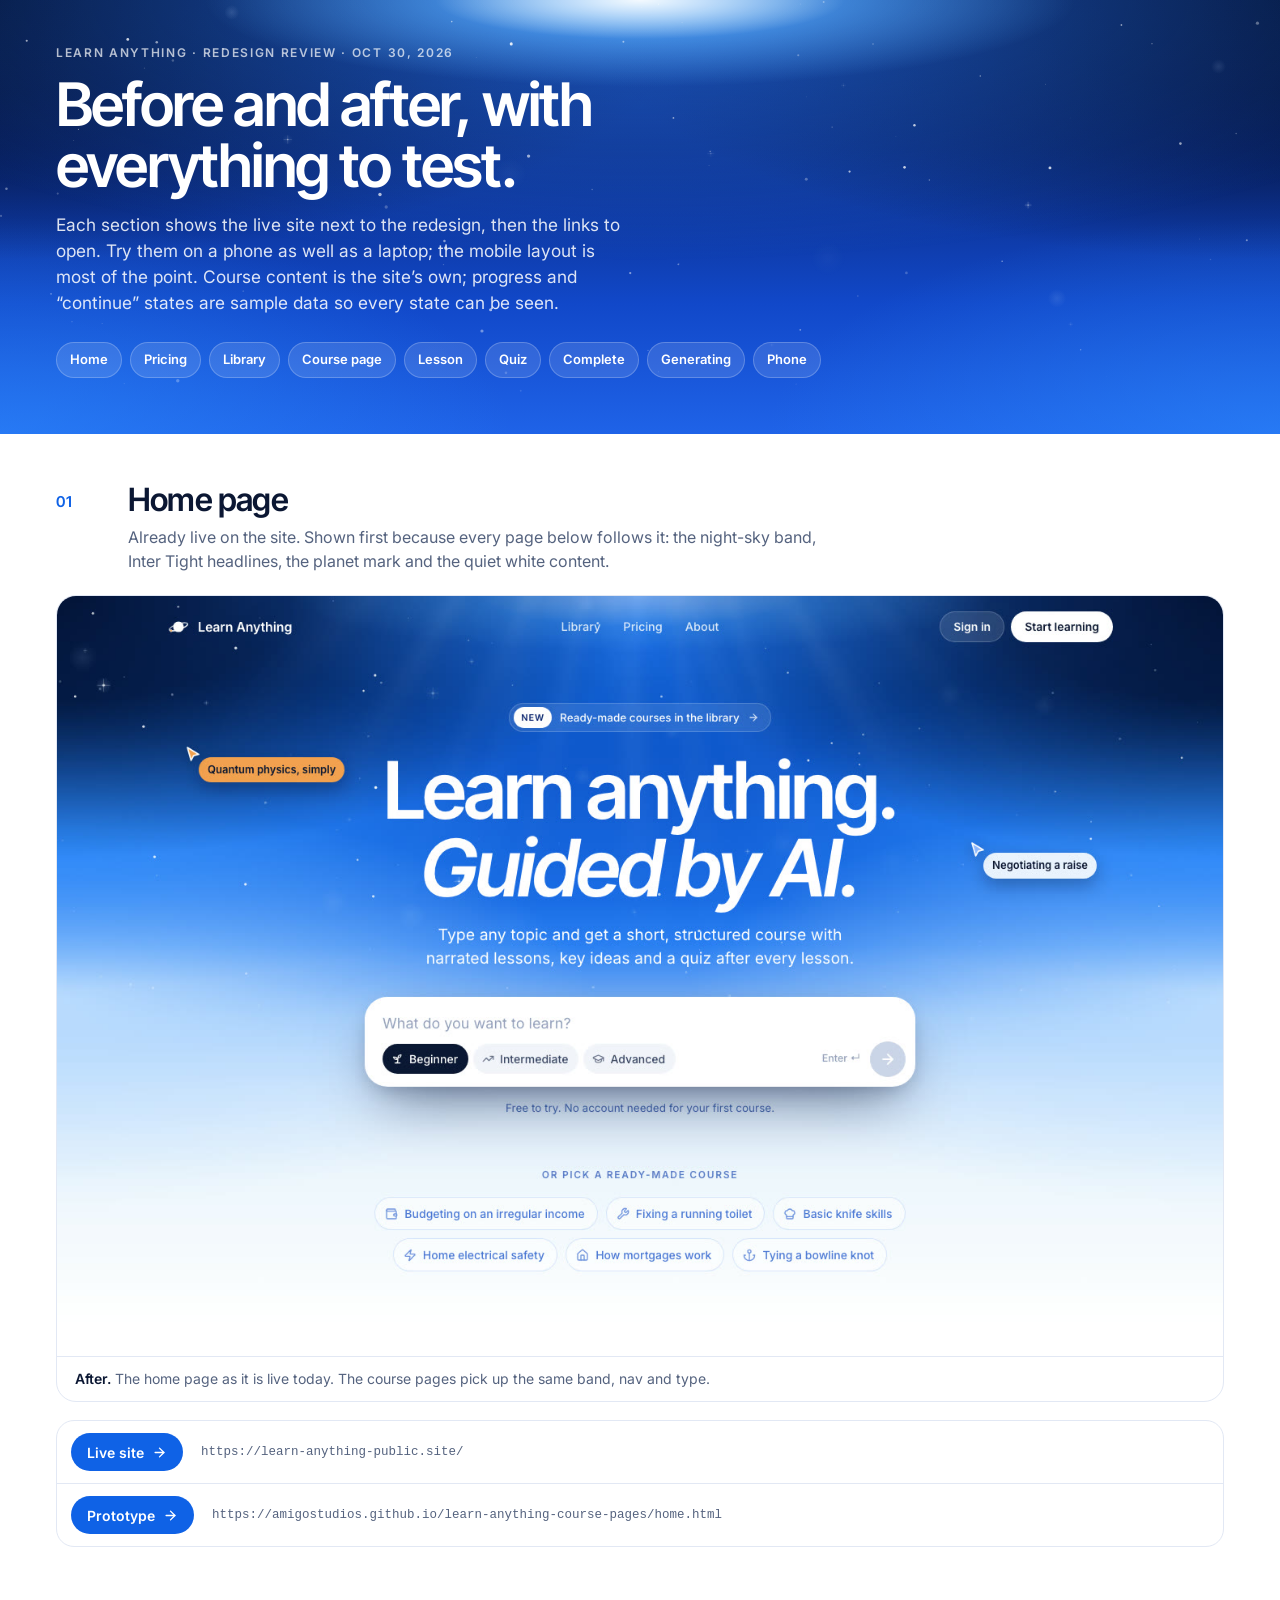
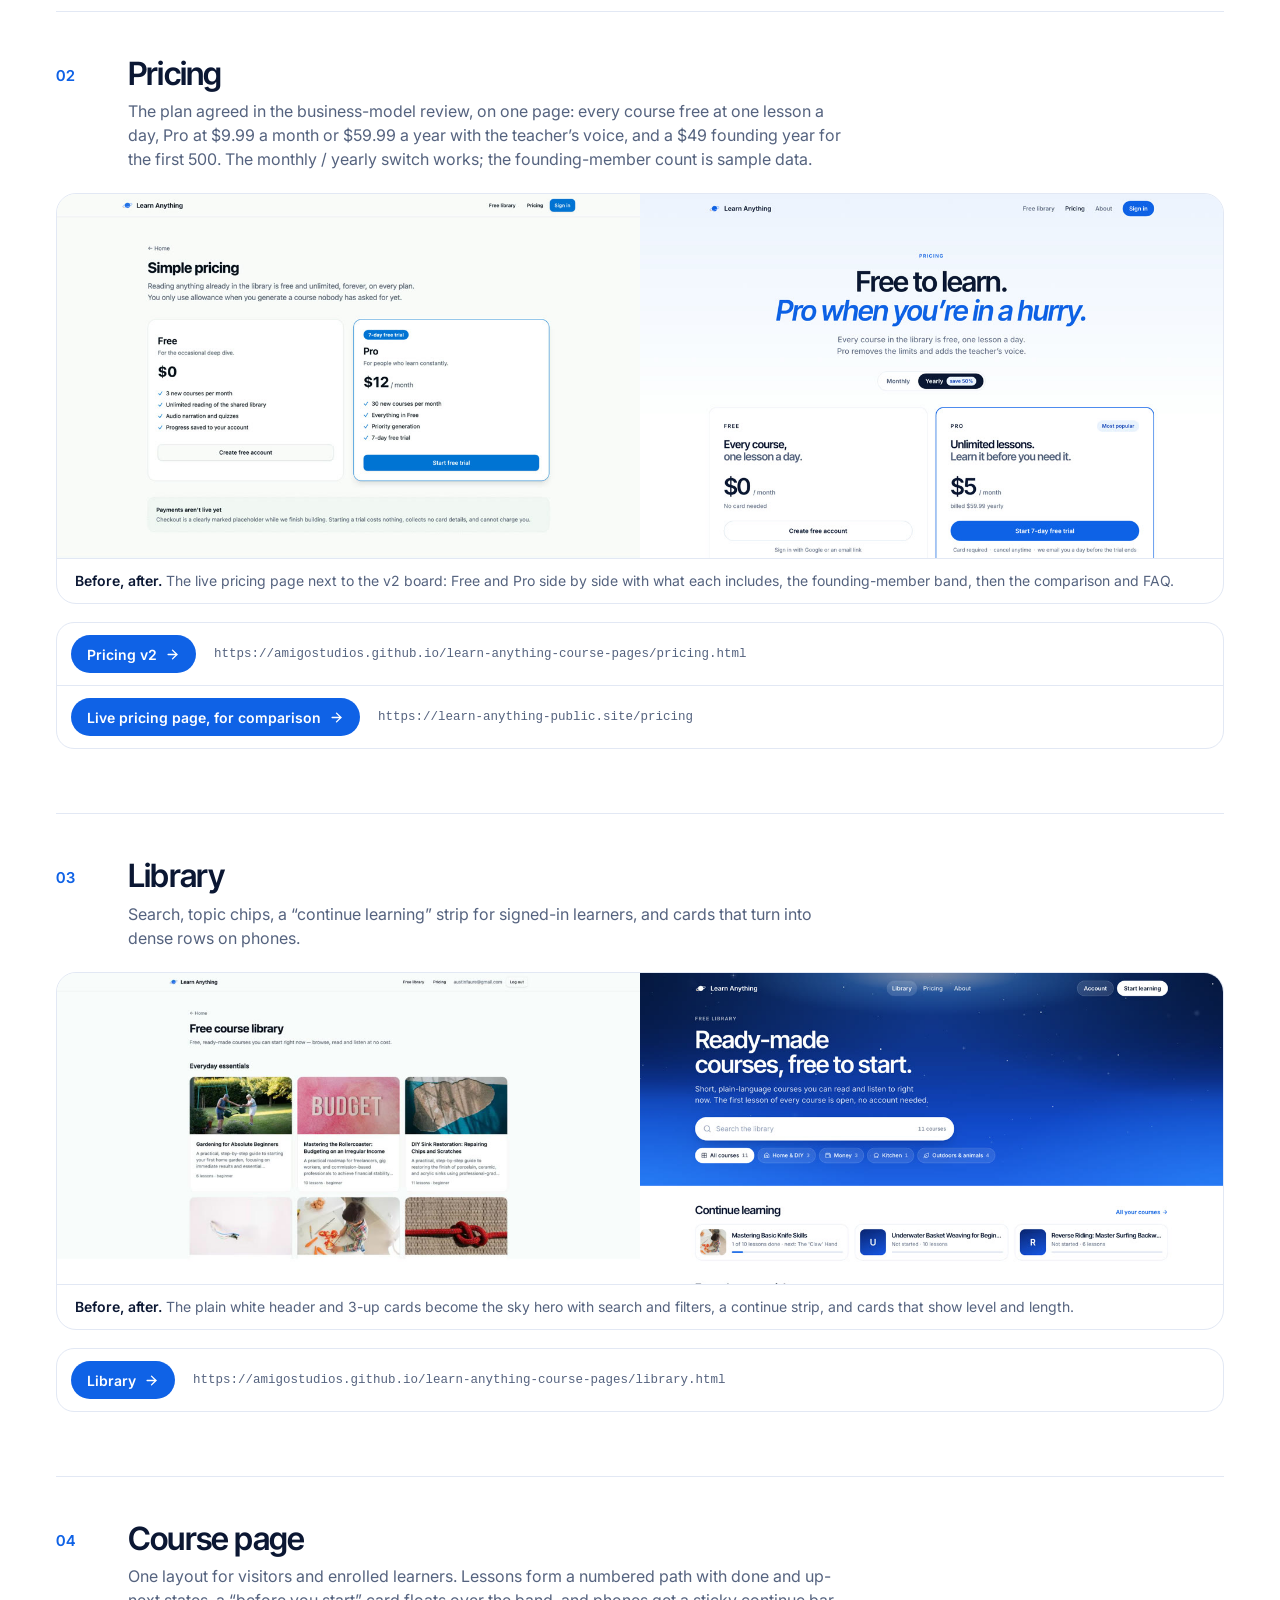
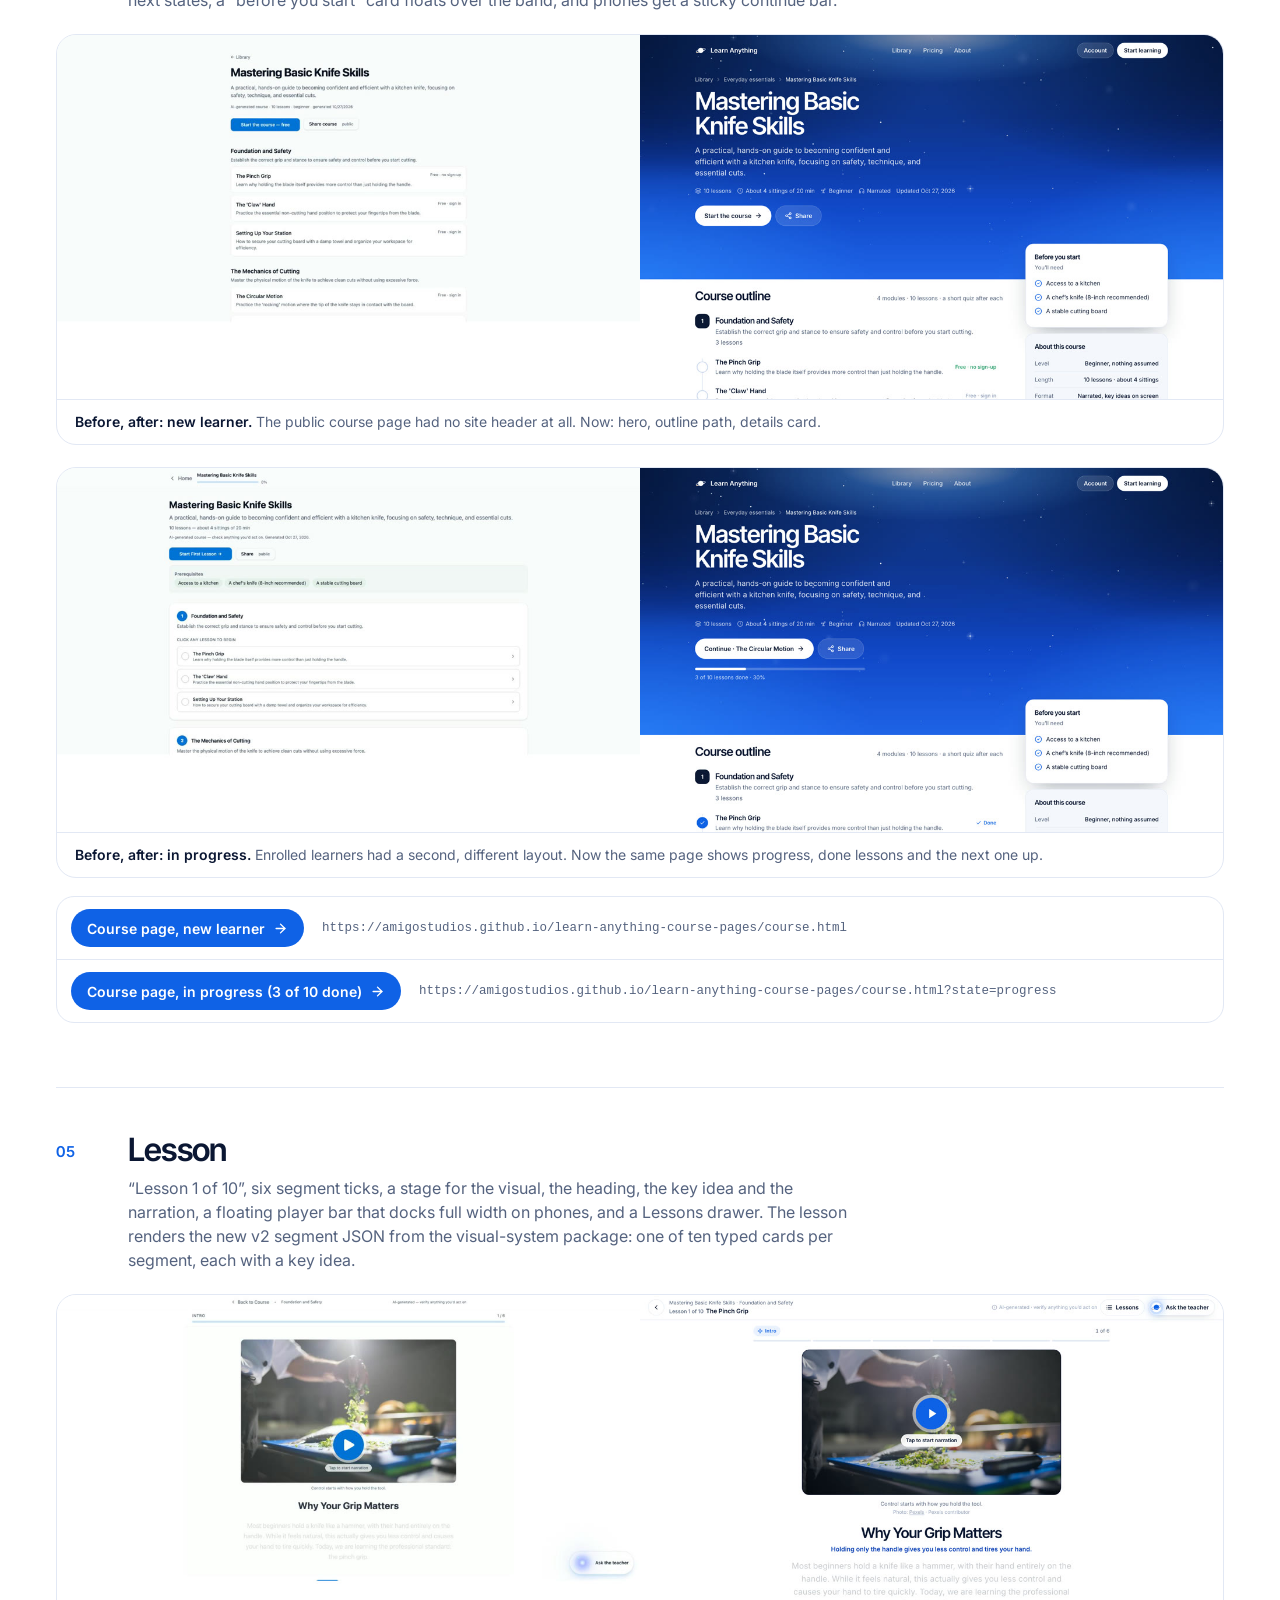
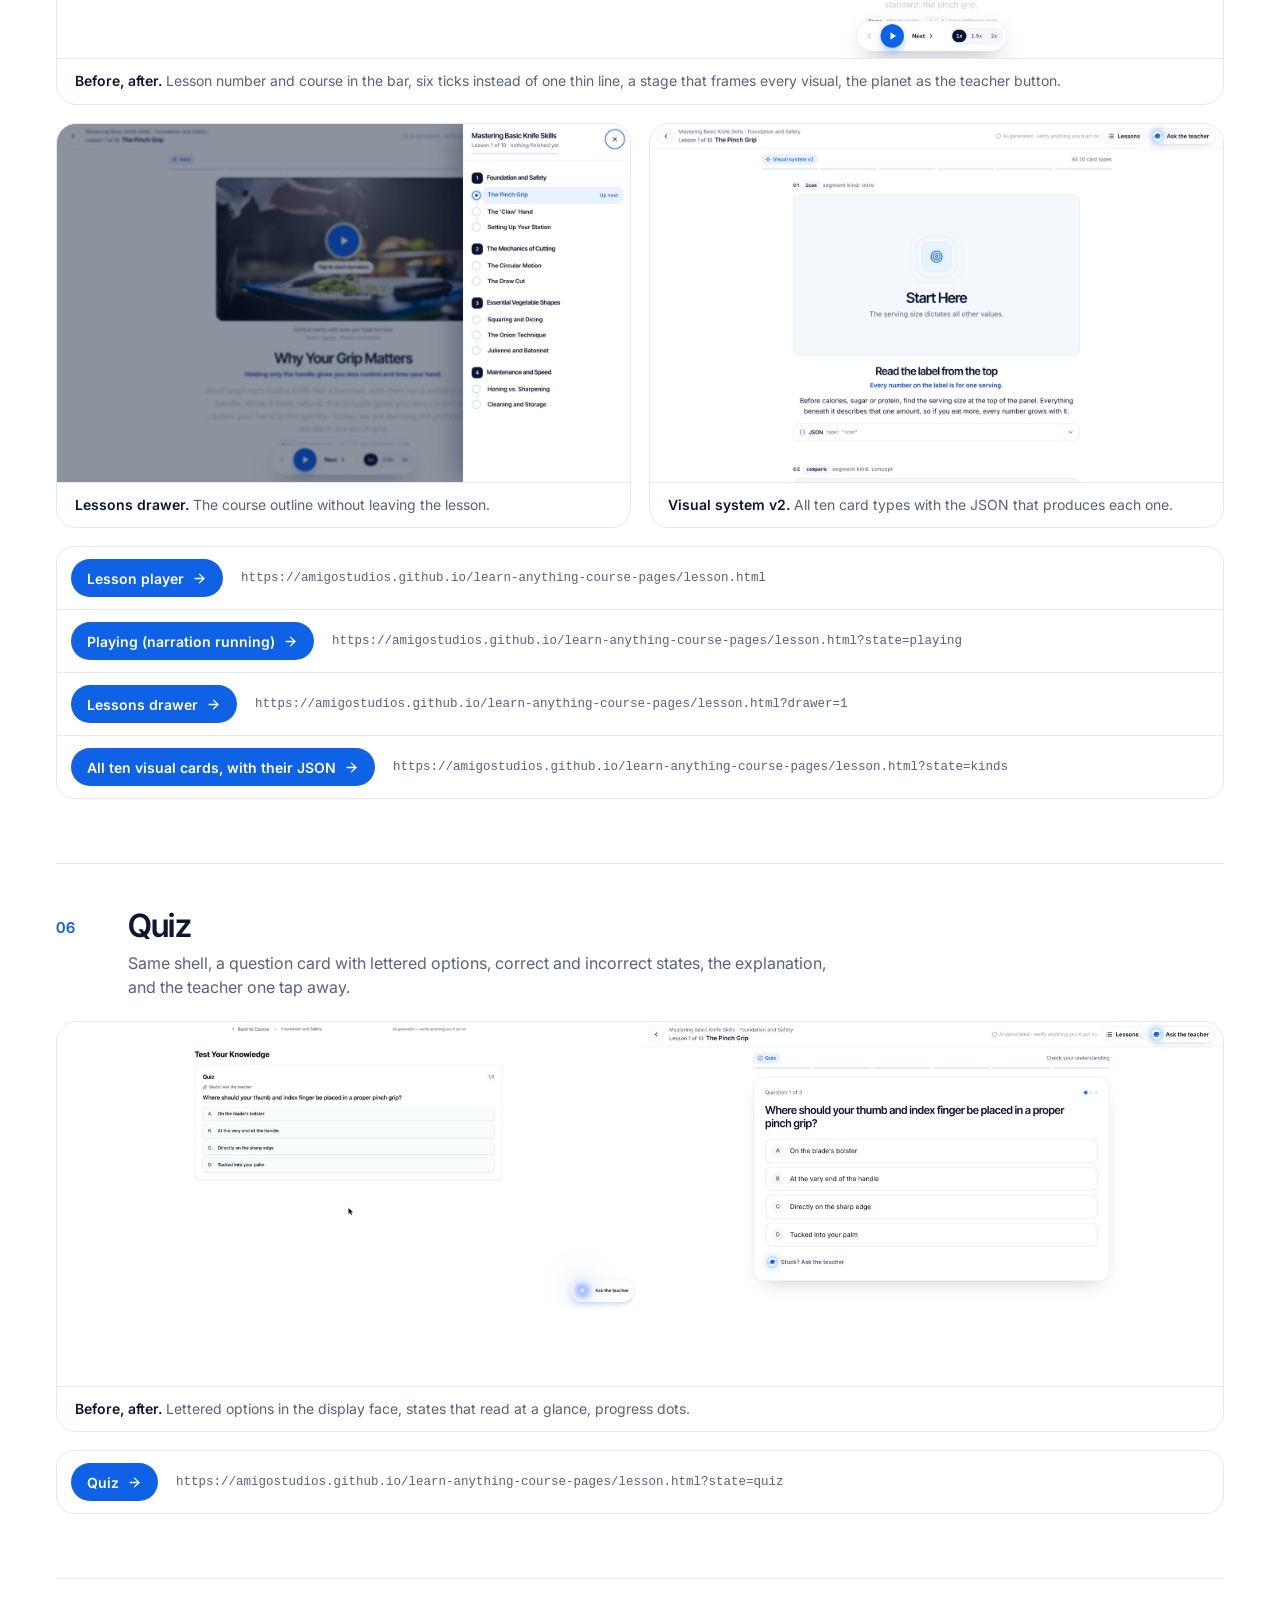
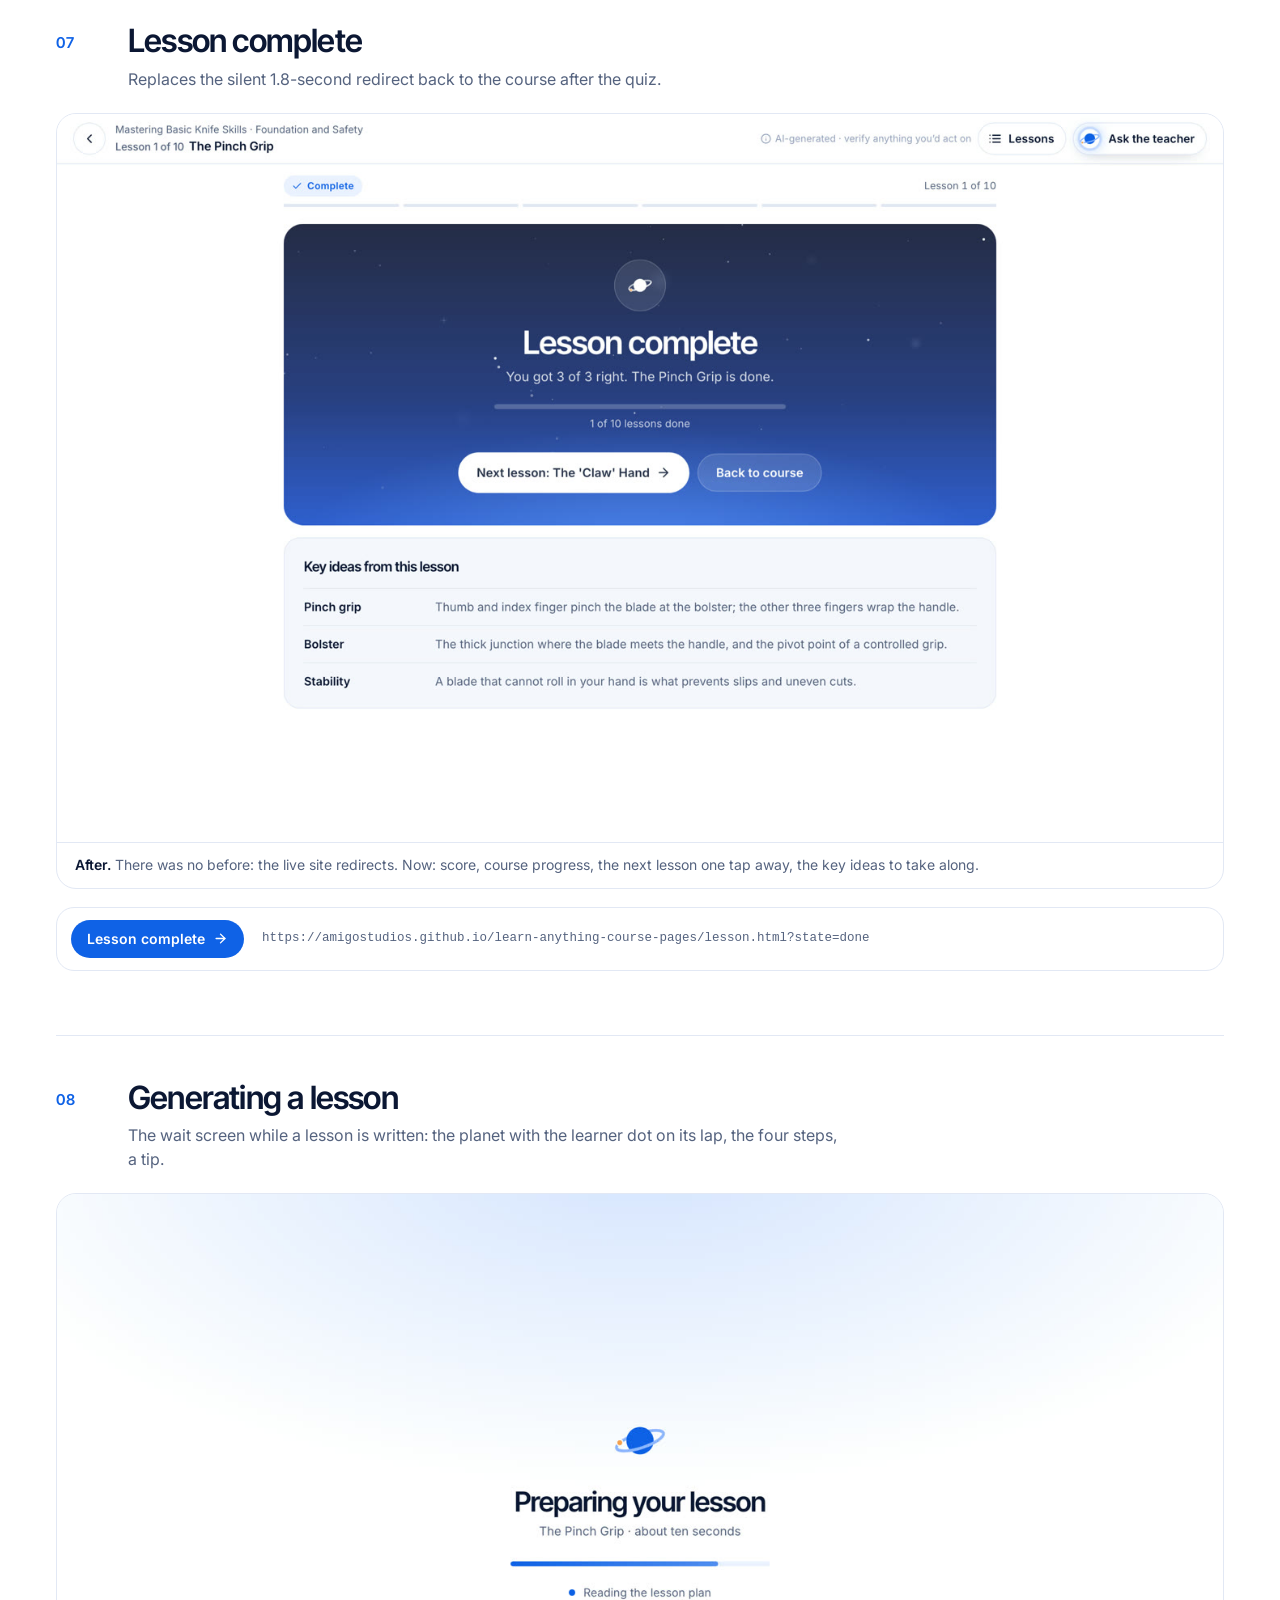
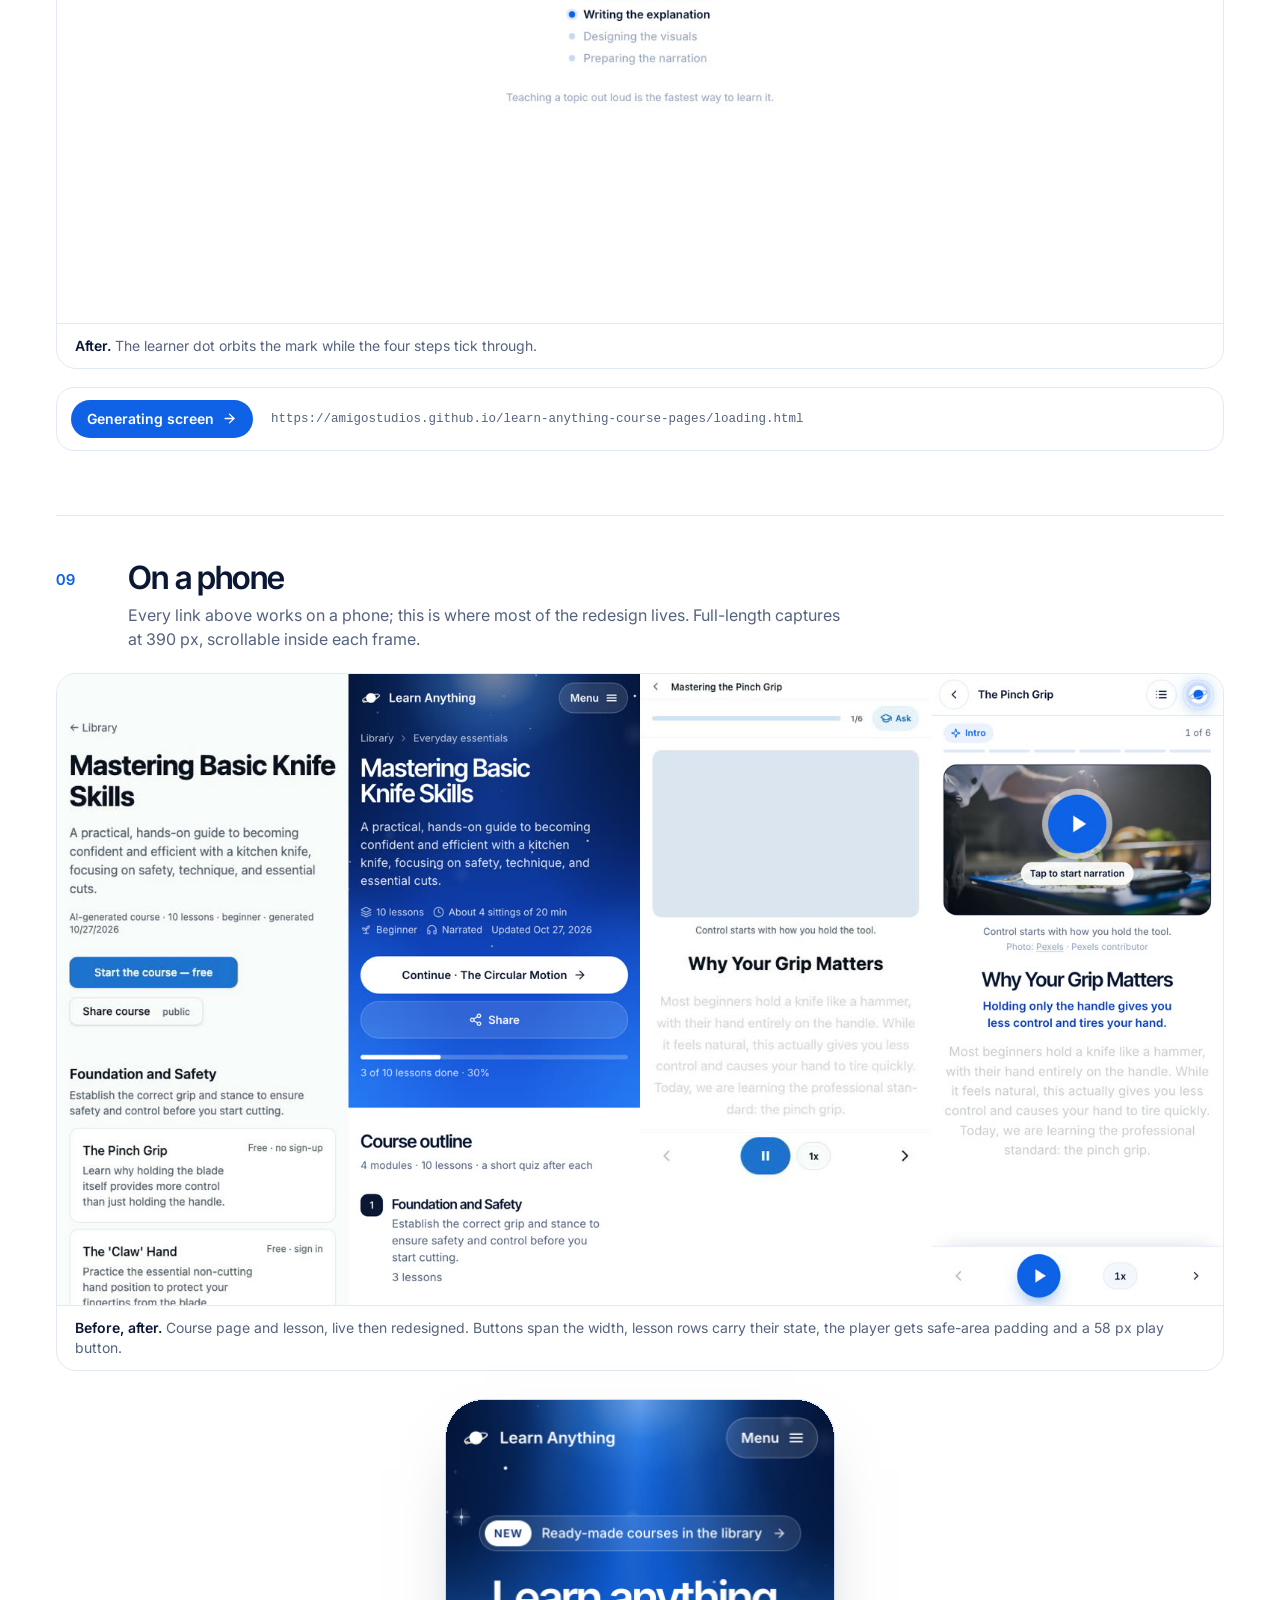
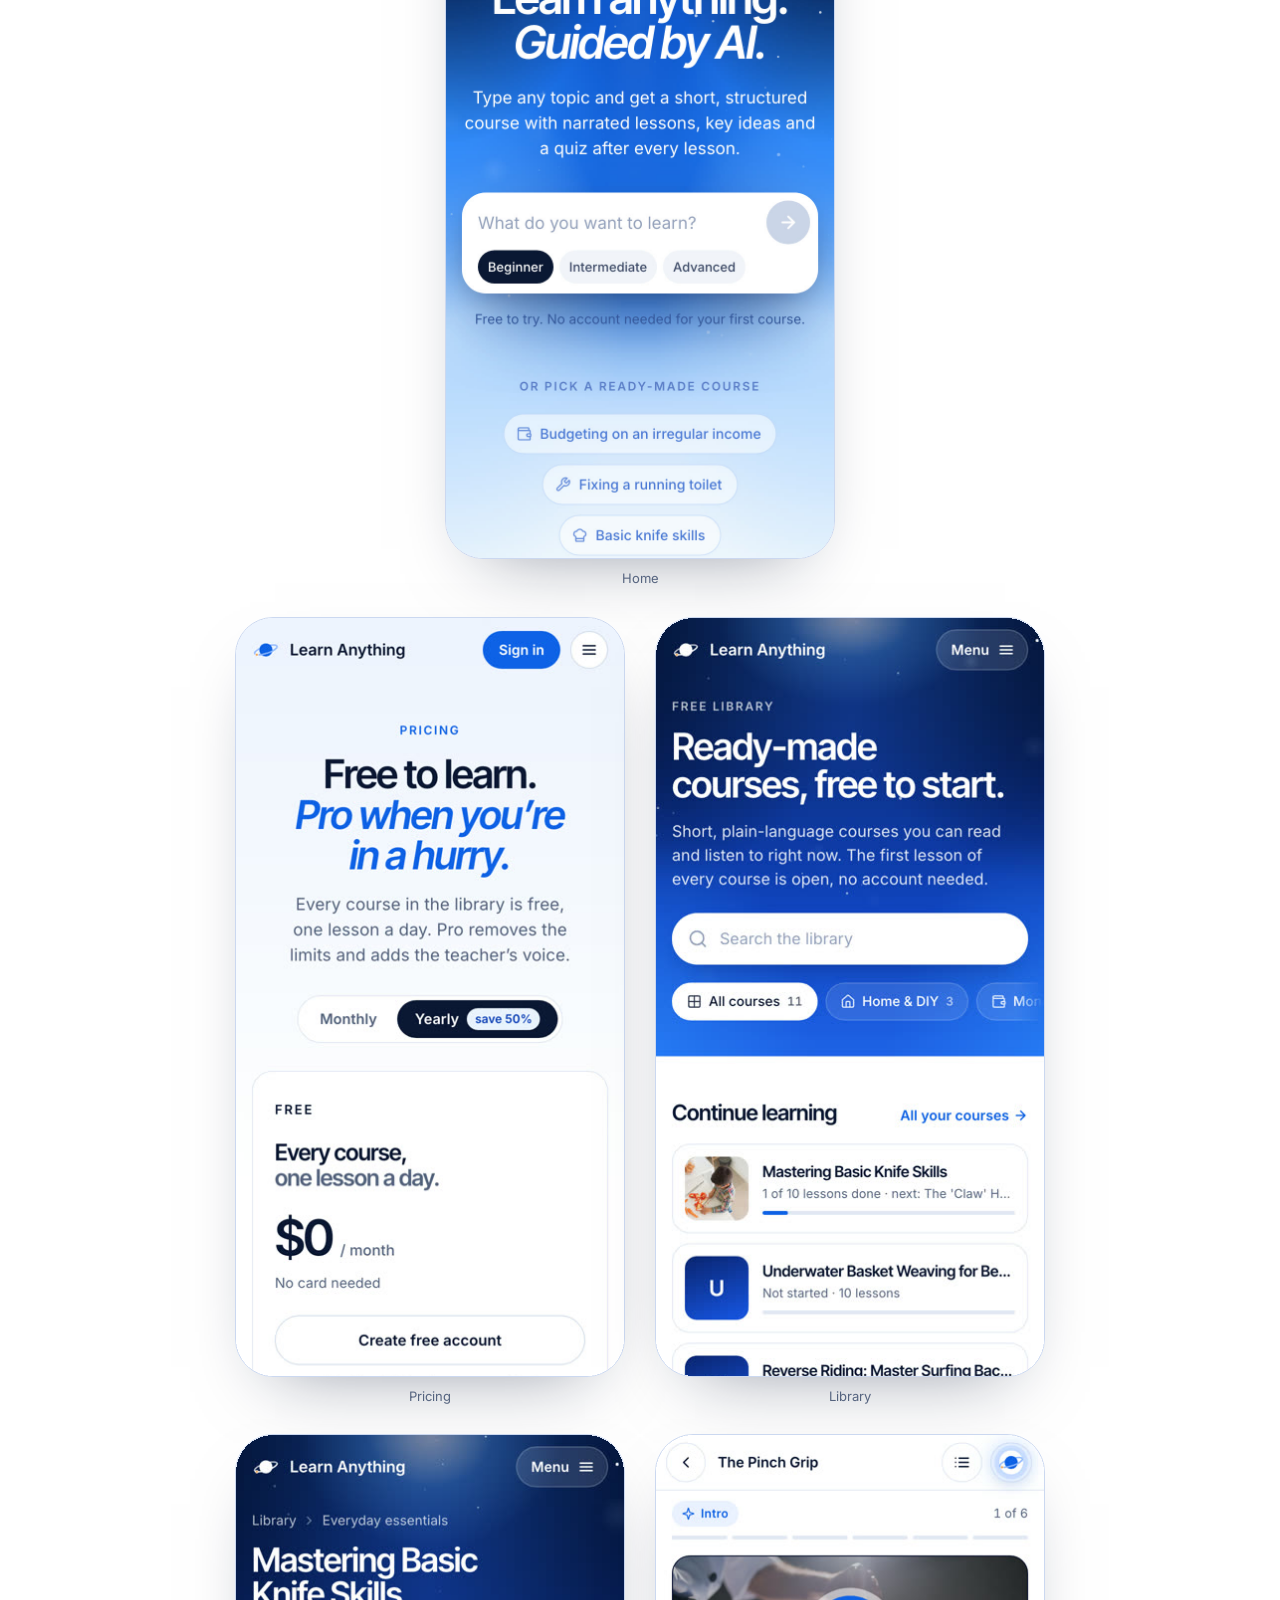
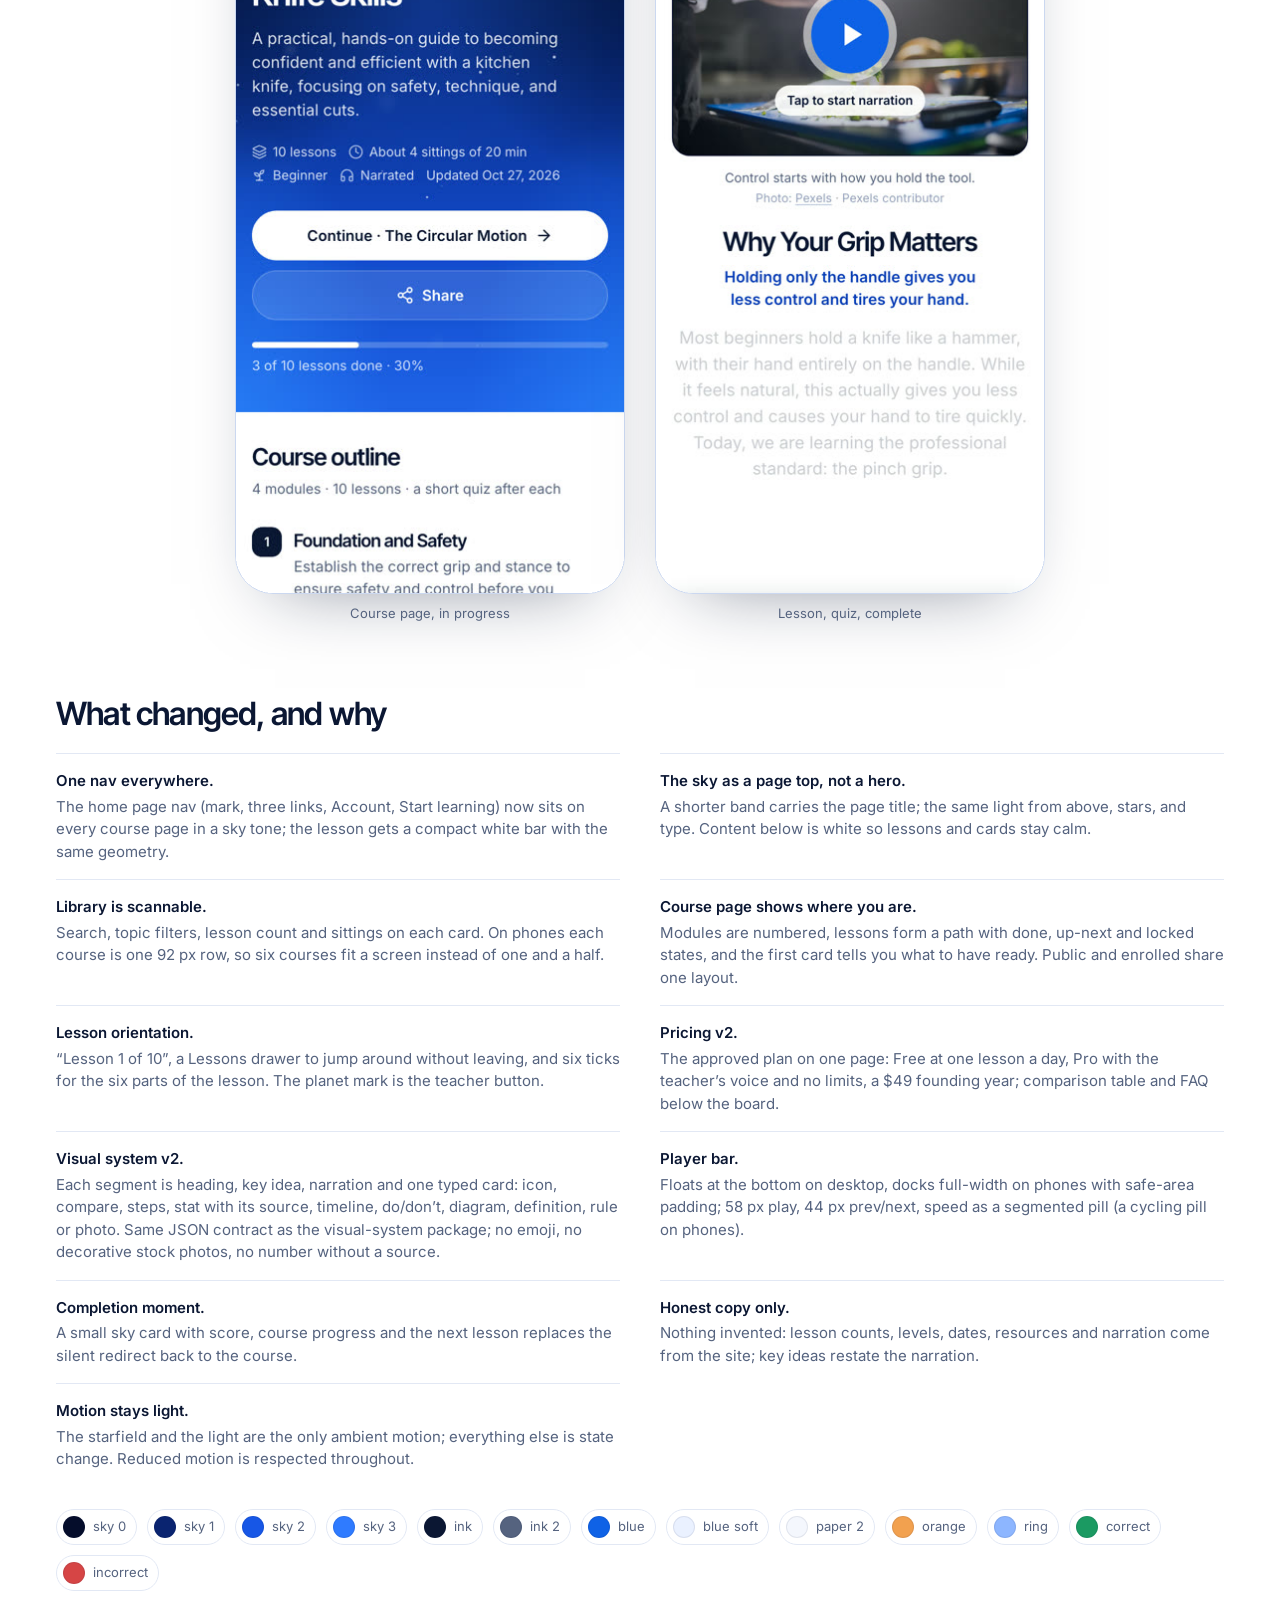
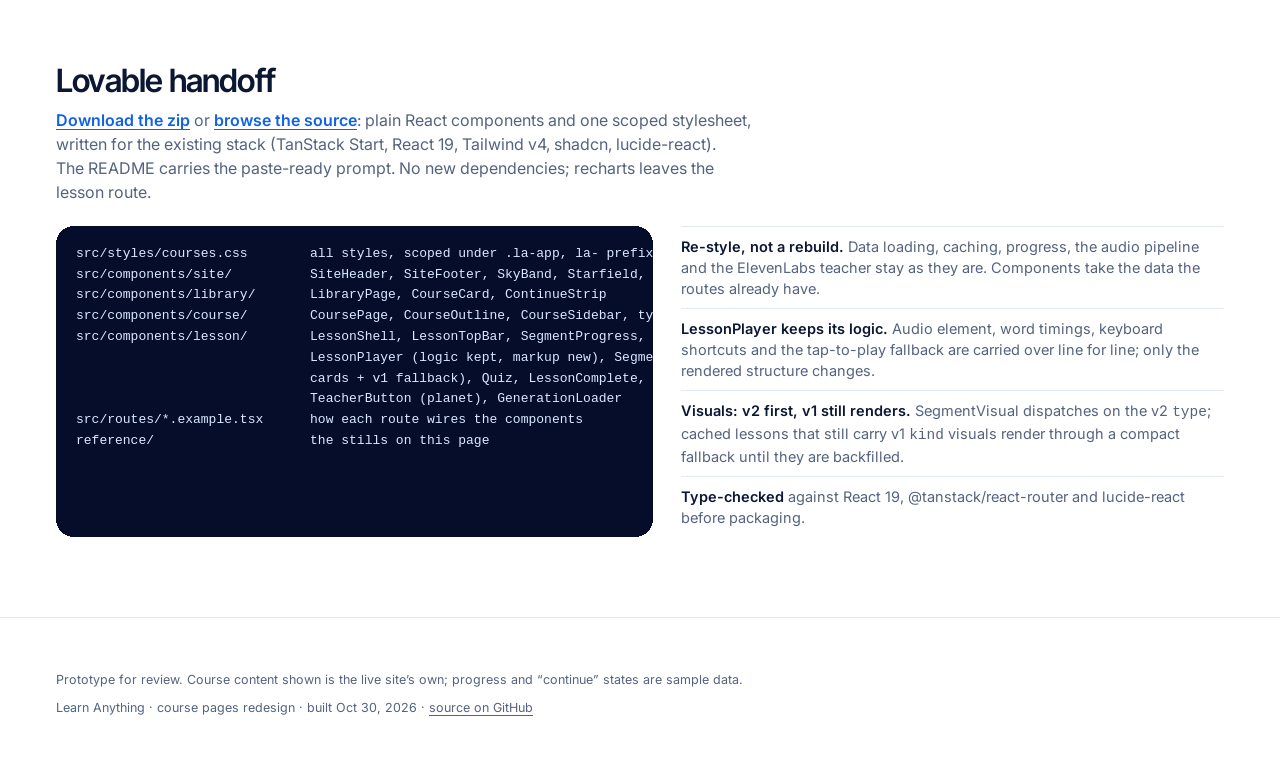
<file: index.html>
<!doctype html>
<html lang="en">
<head>
<meta charset="utf-8">
<meta name="viewport" content="width=device-width, initial-scale=1, viewport-fit=cover">
<meta name="robots" content="noindex">
<title>Learn Anything course pages</title>
<link rel="preconnect" href="https://fonts.googleapis.com">
<link rel="preconnect" href="https://fonts.gstatic.com" crossorigin>
<link href="https://fonts.googleapis.com/css2?family=Inter+Tight:ital,wght@0,500;0,600;1,500;1,600&family=Inter:wght@400;500;600&display=swap" rel="stylesheet">
<link rel="stylesheet" href="assets/courses.css">
<style>
  /* Review page for the redesign. One committed light look (it previews a light product); the pages themselves carry the tokens. */
  :root{--bg:#FFFFFF;--fg:#0B1733;--line:#E2E8F4;--muted:#55637F;--blue:#0F62E6;--soft:#EAF1FF;--paper:#F4F7FD;--display:"Inter Tight","Inter",system-ui,sans-serif;--body:"Inter",system-ui,sans-serif}
  body{margin:0;background:var(--bg);color:var(--fg);font-family:var(--body)}
  .jump{display:flex;flex-wrap:wrap;gap:8px;margin-top:26px}
  .la-band .jump a{font-size:13px;font-weight:600;color:#fff;background:rgba(255,255,255,.12);border:1px solid rgba(255,255,255,.22);padding:7px 13px;border-radius:999px}
  .la-band .jump a:hover{background:rgba(255,255,255,.22)}
  .rv{margin-top:64px;padding-top:44px;border-top:1px solid var(--line)}
  .rv:first-child{margin-top:48px;border-top:0;padding-top:0}
  .rv-head{display:grid;grid-template-columns:56px minmax(0,1fr);gap:16px;align-items:start}
  .rv-n{font-family:var(--display);font-weight:600;font-size:15px;letter-spacing:.04em;color:var(--blue);padding-top:9px}
  .rv h2{font-family:var(--display);font-weight:600;font-size:clamp(24px,2.6vw,32px);letter-spacing:-.025em;line-height:1.1;text-wrap:balance}
  .rv .lede{margin-top:8px;max-width:720px;font-size:16px;line-height:1.5;color:var(--muted);text-wrap:pretty}
  .shot{margin:22px 0 0;border:1px solid var(--line);border-radius:20px;overflow:hidden;background:#fff}
  .shot img{width:100%;max-width:100%;display:block}
  .shot.tall img{max-height:760px;object-fit:cover;object-position:top}
  .shot figcaption{padding:12px 18px;font-size:14px;line-height:1.45;color:var(--muted);border-top:1px solid var(--line)}
  .shot figcaption b{color:var(--fg);font-weight:600}
  .shots-2{display:grid;grid-template-columns:1fr 1fr;gap:18px;margin-top:18px}
  .shots-2 .shot{margin:0}
  .shots-2 .shot img{aspect-ratio:16/10;object-fit:cover;object-position:top}
  .tests{list-style:none;margin:18px 0 0;padding:0;border:1px solid var(--line);border-radius:18px;overflow:hidden;background:#fff}
  .tests li{display:grid;grid-template-columns:auto minmax(0,1fr);gap:8px 18px;align-items:center;padding:12px 14px;border-top:1px solid var(--line)}
  .tests li:first-child{border-top:0}
  .tests .t-btn{display:inline-flex;align-items:center;gap:8px;height:38px;padding:0 16px;border-radius:999px;background:var(--blue);color:#fff;font-weight:600;font-size:14px;white-space:nowrap;text-decoration:none}
  .tests .t-btn:hover{background:#0A3FB8}
  .tests .t-btn svg{width:15px;height:15px}
  .t-url{font:12.5px/1.5 ui-monospace,SFMono-Regular,Menlo,monospace;color:var(--muted);word-break:break-all;min-width:0}
  .phones{display:flex;flex-wrap:wrap;gap:28px;justify-content:center;margin-top:28px}
  .phone{display:flex;flex-direction:column;gap:10px;align-items:center;max-width:100%}
  .phone .frame{width:min(390px,100%);height:760px;border-radius:38px;border:1px solid #CBD8F0;background:#fff;overflow-y:auto;overflow-x:hidden;box-shadow:0 30px 70px -40px rgba(11,23,51,.5);scrollbar-width:thin}
  .phone .frame img{display:block;width:100%;max-width:100%;height:auto}
  .phone span{font-size:13px;color:var(--muted)}
  .hub-sec{margin-top:72px}
  .hub-sec h2{font-family:var(--display);font-weight:600;font-size:clamp(24px,2.6vw,32px);letter-spacing:-.025em;line-height:1.1;text-wrap:balance}
  .hub-sec .lede{margin-top:10px;max-width:720px;font-size:16px;color:var(--muted);text-wrap:pretty}
  .notes{display:grid;grid-template-columns:repeat(2,minmax(0,1fr));gap:0 40px;margin-top:22px;list-style:none;padding:0}
  .notes li{min-width:0;padding:16px 0;border-top:1px solid var(--line);font-size:15px;line-height:1.5;color:var(--muted)}
  .notes b{display:block;color:var(--fg);font-weight:600;margin-bottom:3px}
  .tokens{display:flex;flex-wrap:wrap;gap:10px;margin-top:22px}
  .tokens span{display:inline-flex;align-items:center;gap:8px;font-size:13px;color:var(--muted);padding:6px 10px 6px 6px;border:1px solid var(--line);border-radius:999px}
  .tokens i{width:22px;height:22px;border-radius:999px;border:1px solid rgba(11,23,51,.08)}
  .hand{margin-top:22px;display:grid;grid-template-columns:1.1fr 1fr;gap:28px}
  .hand>*{min-width:0}
  .hand pre{margin:0;background:#050D2B;color:#DCE8FF;border-radius:18px;padding:18px 20px;font:13px/1.6 ui-monospace,SFMono-Regular,Menlo,monospace;overflow-x:auto}
  .hand ul{list-style:none;margin:0;padding:0}
  .hand ul li{padding:9px 0;border-top:1px solid var(--line);font-size:14.5px;line-height:1.45;color:var(--muted)}
  .hand ul li b{color:var(--fg);font-weight:600}
  @media (max-width:1024px){.notes{grid-template-columns:1fr}.hand{grid-template-columns:1fr}}
  @media (max-width:640px){.rv{margin-top:48px;padding-top:36px}.rv-head{grid-template-columns:1fr;gap:4px}.rv-n{padding-top:0}.shots-2{grid-template-columns:1fr}.tests li{grid-template-columns:1fr;gap:6px}.hub-sec{margin-top:52px}.phone .frame{height:640px}}
  .lede a{color:var(--blue);font-weight:600;text-decoration:underline;text-underline-offset:3px}
  .la-copy a{color:inherit;text-decoration:underline;text-underline-offset:3px}
</style>
</head>
<body>

<div class="la-app" data-page="hub">
<header class="la-band">
  <div class="la-sky" aria-hidden="true"><div class="la-sky-light"></div><canvas class="la-stars"></canvas></div>
  <div class="la-ph la-wrap" style="padding-top:44px">
    <p class="la-eyebrow">Learn Anything · redesign review · Oct 30, 2026</p>
    <h1 class="la-display">Before and after, with everything to test.</h1>
    <p class="la-lede">Each section shows the live site next to the redesign, then the links to open. Try them on a phone as well as a laptop; the mobile layout is most of the point. Course content is the site’s own; progress and “continue” states are sample data so every state can be seen.</p>
    <nav class="jump" aria-label="Sections"><a href="#home">Home</a><a href="#pricing">Pricing</a><a href="#library">Library</a><a href="#course">Course page</a><a href="#lesson">Lesson</a><a href="#quiz">Quiz</a><a href="#complete">Complete</a><a href="#loading">Generating</a><a href="#phone">Phone</a></nav>
  </div>
</header>

<main class="la-wrap">
<section class="rv" id="home"><div class="rv-head"><span class="rv-n">01</span><div><h2>Home page</h2><p class="lede">Already live on the site. Shown first because every page below follows it: the night-sky band, Inter Tight headlines, the planet mark and the quiet white content.</p></div></div><figure class="shot tall"><img src="previews/home-desktop.jpg" alt="The redesigned home page at 1440 px"><figcaption><b>After.</b> The home page as it is live today. The course pages pick up the same band, nav and type.</figcaption></figure><ul class="tests"><li><a class="t-btn" href="https://learn-anything-public.site/" target="_blank" rel="noopener">Live site<svg viewBox="0 0 24 24" fill="none" stroke="currentColor" stroke-width="2.2" stroke-linecap="round" stroke-linejoin="round" aria-hidden="true"><path d="M5 12h14"/><path d="m12 5 7 7-7 7"/></svg></a><span class="t-url">https://learn-anything-public.site/</span></li><li><a class="t-btn" href="home.html" target="_blank" rel="noopener">Prototype<svg viewBox="0 0 24 24" fill="none" stroke="currentColor" stroke-width="2.2" stroke-linecap="round" stroke-linejoin="round" aria-hidden="true"><path d="M5 12h14"/><path d="m12 5 7 7-7 7"/></svg></a><span class="t-url">https://amigostudios.github.io/learn-anything-course-pages/home.html</span></li></ul></section>
<section class="rv" id="pricing"><div class="rv-head"><span class="rv-n">02</span><div><h2>Pricing</h2><p class="lede">The plan agreed in the business-model review, on one page: every course free at one lesson a day, Pro at $9.99 a month or $59.99 a year with the teacher’s voice, and a $49 founding year for the first 500. The monthly / yearly switch works; the founding-member count is sample data.</p></div></div><figure class="shot"><img src="previews/before-after-pricing.jpg" alt="Pricing page, live site next to the v2 design"><figcaption><b>Before, after.</b> The live pricing page next to the v2 board: Free and Pro side by side with what each includes, the founding-member band, then the comparison and FAQ.</figcaption></figure><ul class="tests"><li><a class="t-btn" href="pricing.html" target="_blank" rel="noopener">Pricing v2<svg viewBox="0 0 24 24" fill="none" stroke="currentColor" stroke-width="2.2" stroke-linecap="round" stroke-linejoin="round" aria-hidden="true"><path d="M5 12h14"/><path d="m12 5 7 7-7 7"/></svg></a><span class="t-url">https://amigostudios.github.io/learn-anything-course-pages/pricing.html</span></li><li><a class="t-btn" href="https://learn-anything-public.site/pricing" target="_blank" rel="noopener">Live pricing page, for comparison<svg viewBox="0 0 24 24" fill="none" stroke="currentColor" stroke-width="2.2" stroke-linecap="round" stroke-linejoin="round" aria-hidden="true"><path d="M5 12h14"/><path d="m12 5 7 7-7 7"/></svg></a><span class="t-url">https://learn-anything-public.site/pricing</span></li></ul></section>
<section class="rv" id="library"><div class="rv-head"><span class="rv-n">03</span><div><h2>Library</h2><p class="lede">Search, topic chips, a “continue learning” strip for signed-in learners, and cards that turn into dense rows on phones.</p></div></div><figure class="shot"><img src="previews/before-after-library.jpg" alt="Library page, live site next to the redesign"><figcaption><b>Before, after.</b> The plain white header and 3-up cards become the sky hero with search and filters, a continue strip, and cards that show level and length.</figcaption></figure><ul class="tests"><li><a class="t-btn" href="library.html" target="_blank" rel="noopener">Library<svg viewBox="0 0 24 24" fill="none" stroke="currentColor" stroke-width="2.2" stroke-linecap="round" stroke-linejoin="round" aria-hidden="true"><path d="M5 12h14"/><path d="m12 5 7 7-7 7"/></svg></a><span class="t-url">https://amigostudios.github.io/learn-anything-course-pages/library.html</span></li></ul></section>
<section class="rv" id="course"><div class="rv-head"><span class="rv-n">04</span><div><h2>Course page</h2><p class="lede">One layout for visitors and enrolled learners. Lessons form a numbered path with done and up-next states, a “before you start” card floats over the band, and phones get a sticky continue bar.</p></div></div><figure class="shot"><img src="previews/before-after-course.jpg" alt="Public course page, live site next to the redesign"><figcaption><b>Before, after: new learner.</b> The public course page had no site header at all. Now: hero, outline path, details card.</figcaption></figure><figure class="shot"><img src="previews/before-after-course-progress.jpg" alt="Enrolled course page, live site next to the redesign"><figcaption><b>Before, after: in progress.</b> Enrolled learners had a second, different layout. Now the same page shows progress, done lessons and the next one up.</figcaption></figure><ul class="tests"><li><a class="t-btn" href="course.html" target="_blank" rel="noopener">Course page, new learner<svg viewBox="0 0 24 24" fill="none" stroke="currentColor" stroke-width="2.2" stroke-linecap="round" stroke-linejoin="round" aria-hidden="true"><path d="M5 12h14"/><path d="m12 5 7 7-7 7"/></svg></a><span class="t-url">https://amigostudios.github.io/learn-anything-course-pages/course.html</span></li><li><a class="t-btn" href="course.html?state=progress" target="_blank" rel="noopener">Course page, in progress (3 of 10 done)<svg viewBox="0 0 24 24" fill="none" stroke="currentColor" stroke-width="2.2" stroke-linecap="round" stroke-linejoin="round" aria-hidden="true"><path d="M5 12h14"/><path d="m12 5 7 7-7 7"/></svg></a><span class="t-url">https://amigostudios.github.io/learn-anything-course-pages/course.html?state=progress</span></li></ul></section>
<section class="rv" id="lesson"><div class="rv-head"><span class="rv-n">05</span><div><h2>Lesson</h2><p class="lede">“Lesson 1 of 10”, six segment ticks, a stage for the visual, the heading, the key idea and the narration, a floating player bar that docks full width on phones, and a Lessons drawer. The lesson renders the new v2 segment JSON from the visual-system package: one of ten typed cards per segment, each with a key idea.</p></div></div><figure class="shot"><img src="previews/before-after-lesson.jpg" alt="Lesson page, live site next to the redesign"><figcaption><b>Before, after.</b> Lesson number and course in the bar, six ticks instead of one thin line, a stage that frames every visual, the planet as the teacher button.</figcaption></figure><div class="shots-2"><figure class="shot"><img src="previews/drawer-desktop.jpg" alt="The Lessons drawer open over the lesson"><figcaption><b>Lessons drawer.</b> The course outline without leaving the lesson.</figcaption></figure><figure class="shot"><img src="previews/kinds-desktop.jpg" alt="The ten visual card types"><figcaption><b>Visual system v2.</b> All ten card types with the JSON that produces each one.</figcaption></figure></div><ul class="tests"><li><a class="t-btn" href="lesson.html" target="_blank" rel="noopener">Lesson player<svg viewBox="0 0 24 24" fill="none" stroke="currentColor" stroke-width="2.2" stroke-linecap="round" stroke-linejoin="round" aria-hidden="true"><path d="M5 12h14"/><path d="m12 5 7 7-7 7"/></svg></a><span class="t-url">https://amigostudios.github.io/learn-anything-course-pages/lesson.html</span></li><li><a class="t-btn" href="lesson.html?state=playing" target="_blank" rel="noopener">Playing (narration running)<svg viewBox="0 0 24 24" fill="none" stroke="currentColor" stroke-width="2.2" stroke-linecap="round" stroke-linejoin="round" aria-hidden="true"><path d="M5 12h14"/><path d="m12 5 7 7-7 7"/></svg></a><span class="t-url">https://amigostudios.github.io/learn-anything-course-pages/lesson.html?state=playing</span></li><li><a class="t-btn" href="lesson.html?drawer=1" target="_blank" rel="noopener">Lessons drawer<svg viewBox="0 0 24 24" fill="none" stroke="currentColor" stroke-width="2.2" stroke-linecap="round" stroke-linejoin="round" aria-hidden="true"><path d="M5 12h14"/><path d="m12 5 7 7-7 7"/></svg></a><span class="t-url">https://amigostudios.github.io/learn-anything-course-pages/lesson.html?drawer=1</span></li><li><a class="t-btn" href="lesson.html?state=kinds" target="_blank" rel="noopener">All ten visual cards, with their JSON<svg viewBox="0 0 24 24" fill="none" stroke="currentColor" stroke-width="2.2" stroke-linecap="round" stroke-linejoin="round" aria-hidden="true"><path d="M5 12h14"/><path d="m12 5 7 7-7 7"/></svg></a><span class="t-url">https://amigostudios.github.io/learn-anything-course-pages/lesson.html?state=kinds</span></li></ul></section>
<section class="rv" id="quiz"><div class="rv-head"><span class="rv-n">06</span><div><h2>Quiz</h2><p class="lede">Same shell, a question card with lettered options, correct and incorrect states, the explanation, and the teacher one tap away.</p></div></div><figure class="shot"><img src="previews/before-after-quiz.jpg" alt="Quiz, live site next to the redesign"><figcaption><b>Before, after.</b> Lettered options in the display face, states that read at a glance, progress dots.</figcaption></figure><ul class="tests"><li><a class="t-btn" href="lesson.html?state=quiz" target="_blank" rel="noopener">Quiz<svg viewBox="0 0 24 24" fill="none" stroke="currentColor" stroke-width="2.2" stroke-linecap="round" stroke-linejoin="round" aria-hidden="true"><path d="M5 12h14"/><path d="m12 5 7 7-7 7"/></svg></a><span class="t-url">https://amigostudios.github.io/learn-anything-course-pages/lesson.html?state=quiz</span></li></ul></section>
<section class="rv" id="complete"><div class="rv-head"><span class="rv-n">07</span><div><h2>Lesson complete</h2><p class="lede">Replaces the silent 1.8-second redirect back to the course after the quiz.</p></div></div><figure class="shot"><img src="previews/done-desktop.jpg" alt="The lesson complete screen"><figcaption><b>After.</b> There was no before: the live site redirects. Now: score, course progress, the next lesson one tap away, the key ideas to take along.</figcaption></figure><ul class="tests"><li><a class="t-btn" href="lesson.html?state=done" target="_blank" rel="noopener">Lesson complete<svg viewBox="0 0 24 24" fill="none" stroke="currentColor" stroke-width="2.2" stroke-linecap="round" stroke-linejoin="round" aria-hidden="true"><path d="M5 12h14"/><path d="m12 5 7 7-7 7"/></svg></a><span class="t-url">https://amigostudios.github.io/learn-anything-course-pages/lesson.html?state=done</span></li></ul></section>
<section class="rv" id="loading"><div class="rv-head"><span class="rv-n">08</span><div><h2>Generating a lesson</h2><p class="lede">The wait screen while a lesson is written: the planet with the learner dot on its lap, the four steps, a tip.</p></div></div><figure class="shot"><img src="previews/loading-desktop.jpg" alt="The generating screen"><figcaption><b>After.</b> The learner dot orbits the mark while the four steps tick through.</figcaption></figure><ul class="tests"><li><a class="t-btn" href="loading.html" target="_blank" rel="noopener">Generating screen<svg viewBox="0 0 24 24" fill="none" stroke="currentColor" stroke-width="2.2" stroke-linecap="round" stroke-linejoin="round" aria-hidden="true"><path d="M5 12h14"/><path d="m12 5 7 7-7 7"/></svg></a><span class="t-url">https://amigostudios.github.io/learn-anything-course-pages/loading.html</span></li></ul></section>
<section class="rv" id="phone"><div class="rv-head"><span class="rv-n">09</span><div><h2>On a phone</h2><p class="lede">Every link above works on a phone; this is where most of the redesign lives. Full-length captures at 390 px, scrollable inside each frame.</p></div></div><figure class="shot"><img src="previews/before-after-phone.jpg" alt="Course page and lesson on a phone, live site next to the redesign"><figcaption><b>Before, after.</b> Course page and lesson, live then redesigned. Buttons span the width, lesson rows carry their state, the player gets safe-area padding and a 58 px play button.</figcaption></figure><div class="phones"><div class="phone"><div class="frame"><img src="previews/home-phone.jpg" alt="Home page on a phone"></div><span>Home</span></div><div class="phone"><div class="frame"><img src="previews/pricing-phone.jpg" alt="Pricing on a phone"></div><span>Pricing</span></div><div class="phone"><div class="frame"><img src="previews/library-phone.jpg" alt="Library on a phone"></div><span>Library</span></div><div class="phone"><div class="frame"><img src="previews/course-phone.jpg" alt="Course page on a phone"></div><span>Course page, in progress</span></div><div class="phone"><div class="frame"><img src="previews/lesson-phone.jpg" alt="Lesson on a phone"><img src="previews/quiz-phone.jpg" alt="Quiz on a phone"><img src="previews/done-phone.jpg" alt="Lesson complete on a phone"></div><span>Lesson, quiz, complete</span></div></div></section>

  <section class="hub-sec">
    <h2>What changed, and why</h2>
    <ul class="notes">
      <li><b>One nav everywhere.</b> The home page nav (mark, three links, Account, Start learning) now sits on every course page in a sky tone; the lesson gets a compact white bar with the same geometry.</li>
      <li><b>The sky as a page top, not a hero.</b> A shorter band carries the page title; the same light from above, stars, and type. Content below is white so lessons and cards stay calm.</li>
      <li><b>Library is scannable.</b> Search, topic filters, lesson count and sittings on each card. On phones each course is one 92 px row, so six courses fit a screen instead of one and a half.</li>
      <li><b>Course page shows where you are.</b> Modules are numbered, lessons form a path with done, up-next and locked states, and the first card tells you what to have ready. Public and enrolled share one layout.</li>
      <li><b>Lesson orientation.</b> “Lesson 1 of 10”, a Lessons drawer to jump around without leaving, and six ticks for the six parts of the lesson. The planet mark is the teacher button.</li>
      <li><b>Pricing v2.</b> The approved plan on one page: Free at one lesson a day, Pro with the teacher’s voice and no limits, a $49 founding year; comparison table and FAQ below the board.</li>
      <li><b>Visual system v2.</b> Each segment is heading, key idea, narration and one typed card: icon, compare, steps, stat with its source, timeline, do/don’t, diagram, definition, rule or photo. Same JSON contract as the visual-system package; no emoji, no decorative stock photos, no number without a source.</li>
      <li><b>Player bar.</b> Floats at the bottom on desktop, docks full-width on phones with safe-area padding; 58 px play, 44 px prev/next, speed as a segmented pill (a cycling pill on phones).</li>
      <li><b>Completion moment.</b> A small sky card with score, course progress and the next lesson replaces the silent redirect back to the course.</li>
      <li><b>Honest copy only.</b> Nothing invented: lesson counts, levels, dates, resources and narration come from the site; key ideas restate the narration.</li>
      <li><b>Motion stays light.</b> The starfield and the light are the only ambient motion; everything else is state change. Reduced motion is respected throughout.</li>
    </ul>
    <div class="tokens" aria-label="Palette">
      <span><i style="background:#050D2B"></i>sky 0</span><span><i style="background:#0A2470"></i>sky 1</span><span><i style="background:#1757E6"></i>sky 2</span><span><i style="background:#2F7BFF"></i>sky 3</span><span><i style="background:#0B1733"></i>ink</span><span><i style="background:#55637F"></i>ink 2</span><span><i style="background:#0F62E6"></i>blue</span><span><i style="background:#EAF1FF"></i>blue soft</span><span><i style="background:#F4F7FD"></i>paper 2</span><span><i style="background:#F2A14F"></i>orange</span><span><i style="background:#8DB6FF"></i>ring</span><span><i style="background:#1B9A62"></i>correct</span><span><i style="background:#D64545"></i>incorrect</span>
    </div>
  </section>

  <section class="hub-sec" style="margin-bottom:24px">
    <h2>Lovable handoff</h2>
    <p class="lede"><a href="lovable-handoff-courses.zip">Download the zip</a> or <a href="https://github.com/amigostudios/learn-anything-course-pages/tree/main/lovable-handoff" target="_blank" rel="noopener">browse the source</a>: plain React components and one scoped stylesheet, written for the existing stack (TanStack Start, React 19, Tailwind v4, shadcn, lucide-react). The README carries the paste-ready prompt. No new dependencies; recharts leaves the lesson route.</p>
    <div class="hand">
      <pre>src/styles/courses.css        all styles, scoped under .la-app, la- prefixed
src/components/site/          SiteHeader, SiteFooter, SkyBand, Starfield, PlanetMark
src/components/library/       LibraryPage, CourseCard, ContinueStrip
src/components/course/        CoursePage, CourseOutline, CourseSidebar, types
src/components/lesson/        LessonShell, LessonTopBar, SegmentProgress, PlayerBar,
                              LessonPlayer (logic kept, markup new), SegmentVisual (v2
                              cards + v1 fallback), Quiz, LessonComplete, LessonsDrawer,
                              TeacherButton (planet), GenerationLoader
src/routes/*.example.tsx      how each route wires the components
reference/                    the stills on this page</pre>
      <ul>
        <li><b>Re-style, not a rebuild.</b> Data loading, caching, progress, the audio pipeline and the ElevenLabs teacher stay as they are. Components take the data the routes already have.</li>
        <li><b>LessonPlayer keeps its logic.</b> Audio element, word timings, keyboard shortcuts and the tap-to-play fallback are carried over line for line; only the rendered structure changes.</li>
        <li><b>Visuals: v2 first, v1 still renders.</b> SegmentVisual dispatches on the v2 <code>type</code>; cached lessons that still carry v1 <code>kind</code> visuals render through a compact fallback until they are backfilled.</li>
        <li><b>Type-checked</b> against React 19, @tanstack/react-router and lucide-react before packaging.</li>
      </ul>
    </div>
  </section>
</main>

<footer class="la-foot">
  <div class="la-wrap">
    <p class="la-disclaimer">Prototype for review. Course content shown is the live site’s own; progress and “continue” states are sample data.</p>
    <p class="la-copy">Learn Anything · course pages redesign · built Oct 30, 2026 · <a href="https://github.com/amigostudios/learn-anything-course-pages" target="_blank" rel="noopener">source on GitHub</a></p>
  </div>
</footer>
</div>

<script src="assets/courses.js"></script>
</body>
</html>
</file>
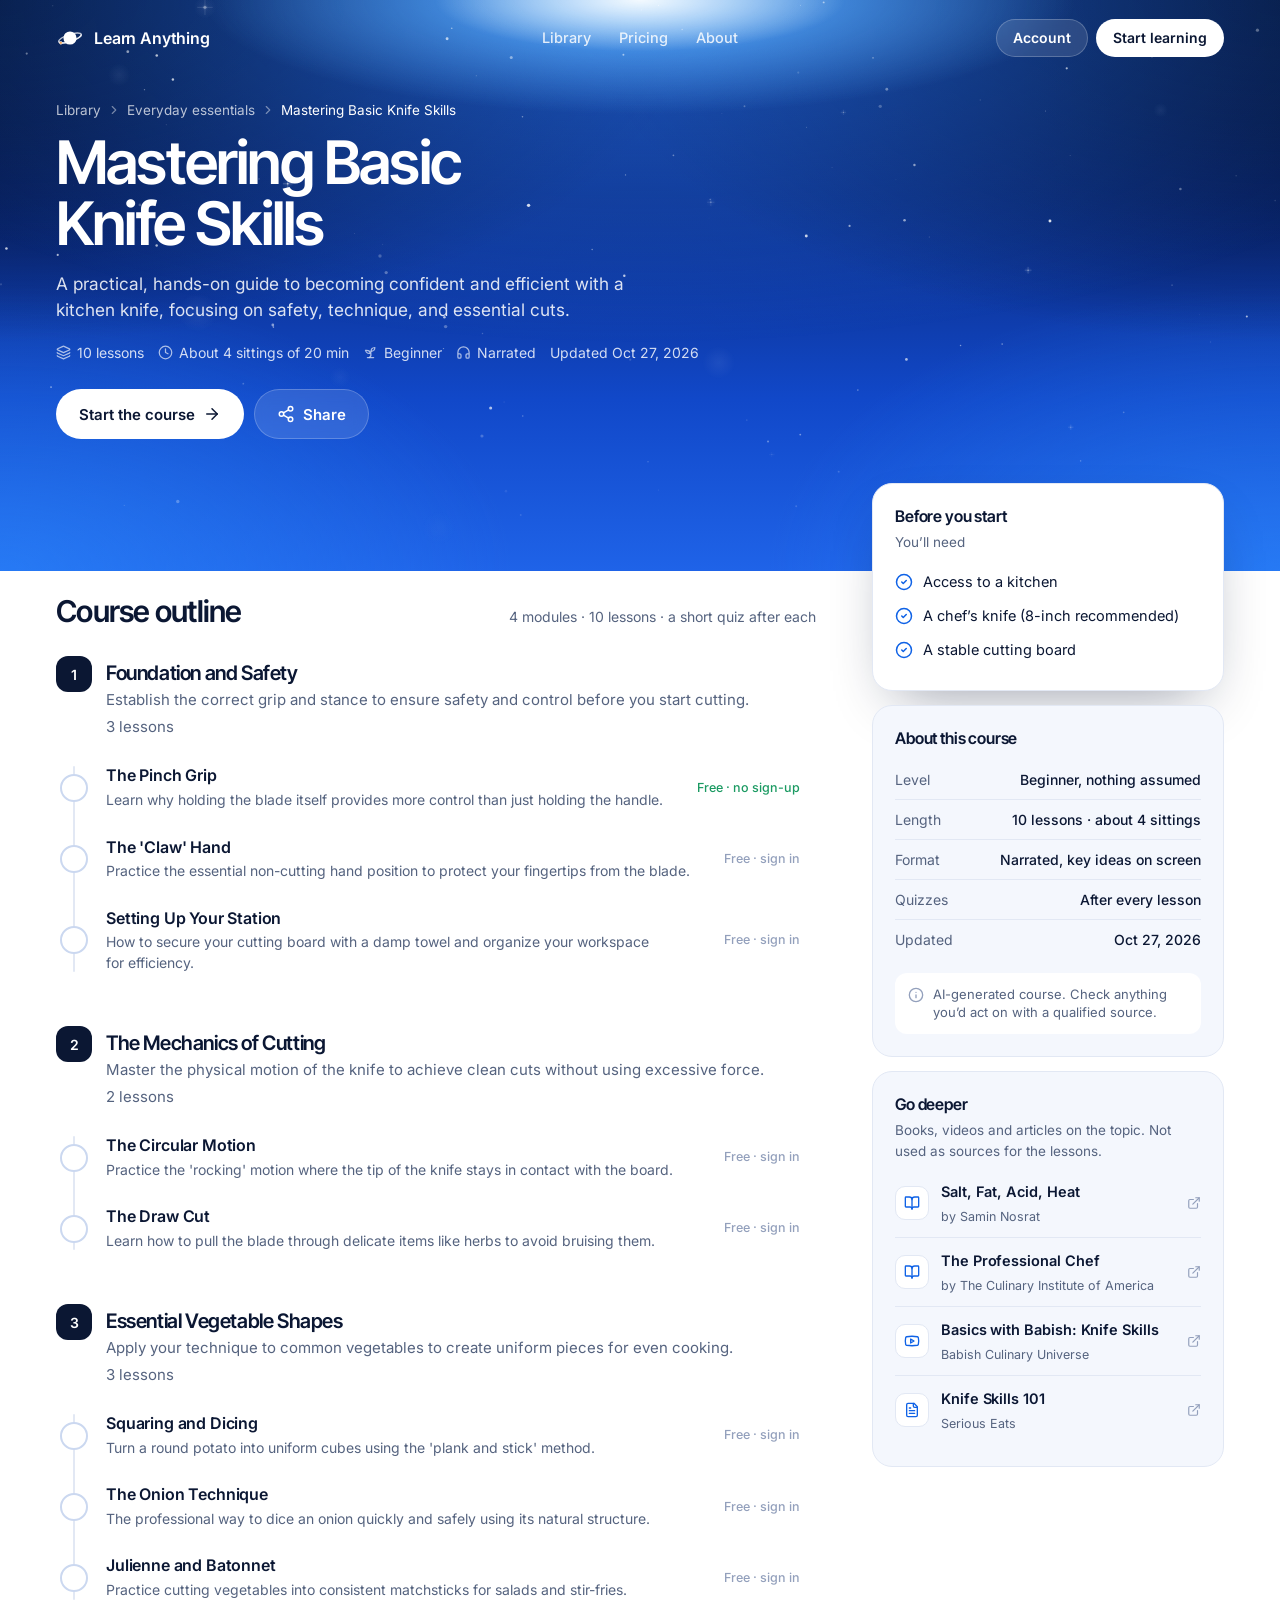
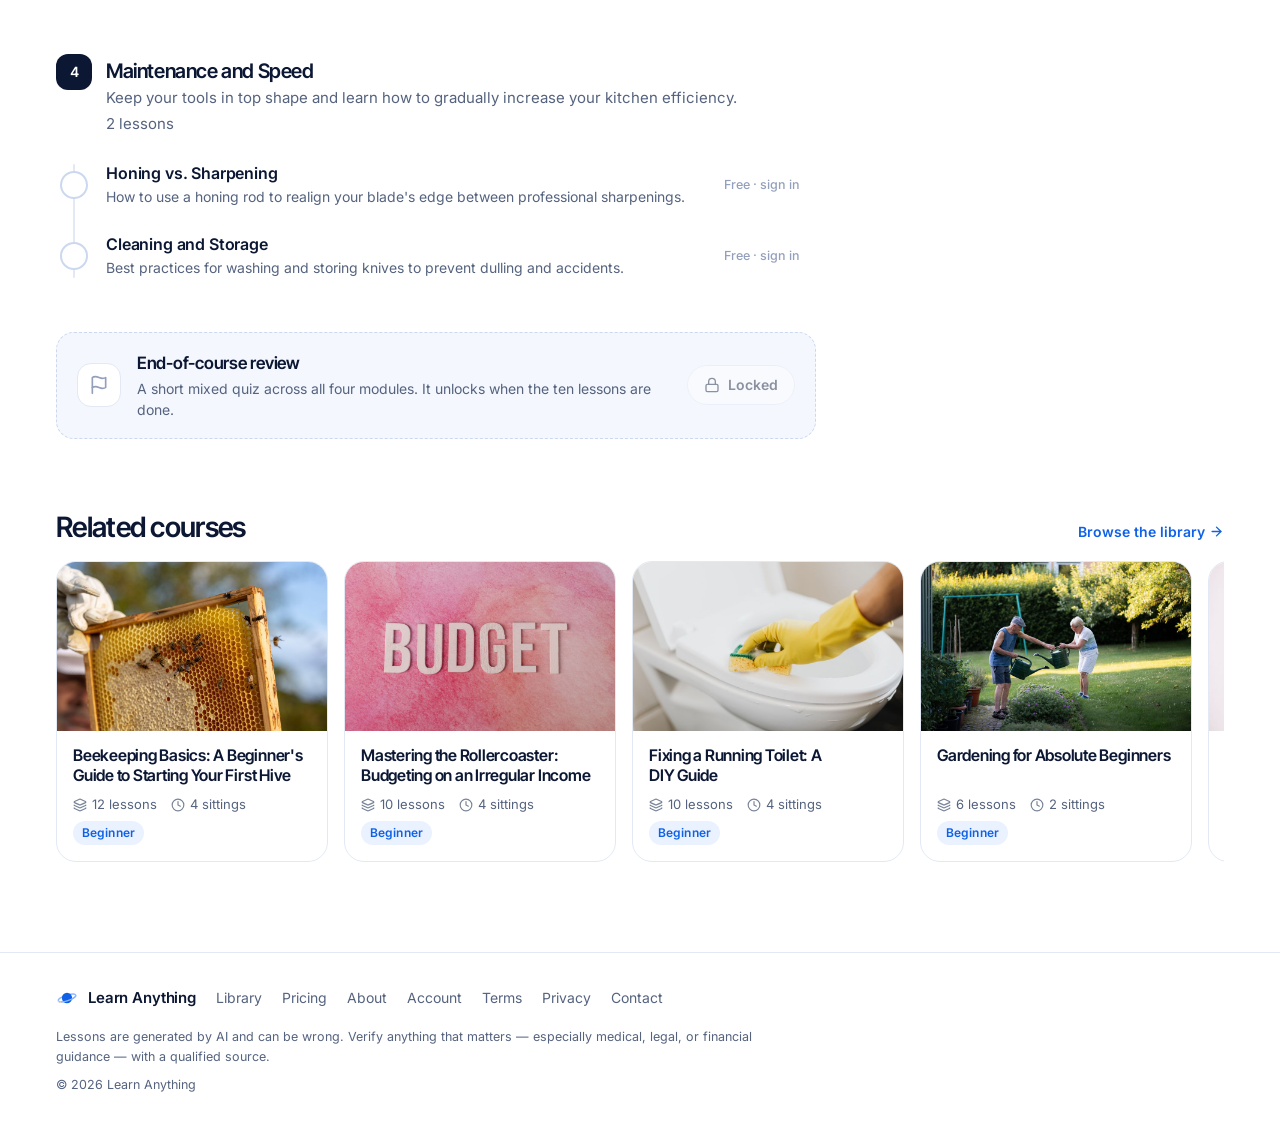
<file: course.html>
<!doctype html>
<html lang="en">
<head>
<meta charset="utf-8">
<meta name="viewport" content="width=device-width, initial-scale=1, viewport-fit=cover">
<meta name="robots" content="noindex">
<title>Mastering Basic Knife Skills — free course | Learn Anything</title>
<meta name="description" content="A practical, hands-on guide to becoming confident and efficient with a kitchen knife.">
<meta name="theme-color" content="#0A1C55">
<link rel="preconnect" href="https://fonts.googleapis.com">
<link rel="preconnect" href="https://fonts.gstatic.com" crossorigin>
<link href="https://fonts.googleapis.com/css2?family=Inter+Tight:ital,wght@0,500;0,600;1,500;1,600&family=Inter:wght@400;500;600&display=swap" rel="stylesheet">
<link rel="stylesheet" href="assets/courses.css">
</head>
<body class="la-app" data-page="course">

<header class="la-band">
  <div class="la-sky" aria-hidden="true"><div class="la-sky-light"></div><canvas class="la-stars"></canvas></div>

  <nav class="la-nav la-wrap" aria-label="Main">
    <a class="la-brand" href="https://learn-anything-public.site/">
      <svg viewBox="0 0 64 64" width="28" height="28" aria-hidden="true"><defs><clipPath id="mk-nav"><rect x="-20" y="32" width="104" height="60"/></clipPath></defs><g transform="rotate(-18 32 32)"><ellipse cx="32" cy="32" rx="27" ry="8" fill="none" stroke="rgba(255,255,255,.72)" stroke-width="3.2"/></g><circle cx="32" cy="32" r="15" fill="#fff"/><g transform="rotate(-18 32 32)" clip-path="url(#mk-nav)"><ellipse cx="32" cy="32" rx="27" ry="8" fill="none" stroke="rgba(255,255,255,.72)" stroke-width="3.2"/><circle cx="8.6" cy="36" r="3.2" fill="#F2A14F" stroke="#fff" stroke-width="1.2"/></g></svg>
      <span>Learn Anything</span>
    </a>
    <div class="la-nav-links">
      <a href="library.html">Library</a>
      <a href="https://learn-anything-public.site/pricing">Pricing</a>
      <a href="https://learn-anything-public.site/about">About</a>
    </div>
    <div class="la-nav-actions">
      <a class="la-btn la-btn-ghost" href="https://learn-anything-public.site/account">Account</a>
      <a class="la-btn la-btn-white" href="https://learn-anything-public.site/#learn">Start learning</a>
      <button class="la-nav-menu" type="button" aria-expanded="false" aria-controls="menu-panel">Menu <svg viewBox="0 0 24 24" fill="none" stroke="currentColor" stroke-width="2" stroke-linecap="round" aria-hidden="true"><line x1="4" x2="20" y1="7" y2="7"/><line x1="4" x2="20" y1="12" y2="12"/><line x1="4" x2="20" y1="17" y2="17"/></svg></button>
    </div>
    <div class="la-menu-panel" id="menu-panel" hidden>
      <a href="library.html">Library</a>
      <a href="https://learn-anything-public.site/pricing">Pricing</a>
      <a href="https://learn-anything-public.site/about">About</a>
      <a href="https://learn-anything-public.site/account">Account</a>
      <a href="https://learn-anything-public.site/#learn">Start learning</a>
    </div>
  </nav>

  <div class="la-ph la-ch la-wrap">
    <nav class="la-crumbs" aria-label="Breadcrumb">
      <a href="library.html">Library</a>
      <svg viewBox="0 0 24 24" fill="none" stroke="currentColor" stroke-width="2" stroke-linecap="round" stroke-linejoin="round" aria-hidden="true"><path d="m9 18 6-6-6-6"/></svg>
      <a href="library.html">Everyday essentials</a>
      <svg viewBox="0 0 24 24" fill="none" stroke="currentColor" stroke-width="2" stroke-linecap="round" stroke-linejoin="round" aria-hidden="true"><path d="m9 18 6-6-6-6"/></svg>
      <span aria-current="page" id="la-crumb-last">Mastering Basic Knife Skills</span>
    </nav>
    <h1 class="la-display">Mastering Basic Knife Skills</h1>
    <p class="la-lede">A practical, hands-on guide to becoming confident and efficient with a kitchen knife, focusing on safety, technique, and essential cuts.</p>
    <div class="la-ch-meta">
      <span><svg viewBox="0 0 24 24" fill="none" stroke="currentColor" stroke-width="2" stroke-linecap="round" stroke-linejoin="round" aria-hidden="true"><path d="M12.83 2.18a2 2 0 0 0-1.66 0L2.6 6.08a1 1 0 0 0 0 1.83l8.58 3.91a2 2 0 0 0 1.66 0l8.58-3.9a1 1 0 0 0 0-1.83Z"/><path d="M2 12a1 1 0 0 0 .58.91l8.6 3.91a2 2 0 0 0 1.65 0l8.58-3.9A1 1 0 0 0 22 12"/><path d="M2 17a1 1 0 0 0 .58.91l8.6 3.91a2 2 0 0 0 1.65 0l8.58-3.9A1 1 0 0 0 22 17"/></svg>10 lessons</span>
      <span><svg viewBox="0 0 24 24" fill="none" stroke="currentColor" stroke-width="2" stroke-linecap="round" stroke-linejoin="round" aria-hidden="true"><circle cx="12" cy="12" r="10"/><polyline points="12 6 12 12 16 14"/></svg>About 4 sittings of 20 min</span>
      <span><svg viewBox="0 0 24 24" fill="none" stroke="currentColor" stroke-width="2" stroke-linecap="round" stroke-linejoin="round" aria-hidden="true"><path d="M7 20h10"/><path d="M10 20c5.5-2.5.8-6.4 3-10"/><path d="M9.5 9.4c1.1.8 1.8 2.2 2.3 3.7-2 .4-3.5.4-4.8-.3-1.2-.6-2.3-1.9-3-4.2 2.8-.5 4.4 0 5.5.8z"/><path d="M14.1 6a7 7 0 0 0-1.1 4c1.9-.1 3.3-.6 4.3-1.4 1-1 1.6-2.3 1.7-4.6-2.7.1-4 1-4.9 2z"/></svg>Beginner</span>
      <span><svg viewBox="0 0 24 24" fill="none" stroke="currentColor" stroke-width="2" stroke-linecap="round" stroke-linejoin="round" aria-hidden="true"><path d="M3 14h3a2 2 0 0 1 2 2v3a2 2 0 0 1-2 2H5a2 2 0 0 1-2-2v-7a9 9 0 0 1 18 0v7a2 2 0 0 1-2 2h-1a2 2 0 0 1-2-2v-3a2 2 0 0 1 2-2h3"/></svg>Narrated</span>
      <span>Updated Oct 27, 2026</span>
    </div>
    <div class="la-cta-row">
      <a class="la-btn la-btn-white la-btn-lg" id="la-cta" href="lesson.html">Start the course</a>
      <button class="la-btn la-btn-ghost la-btn-lg" id="la-share" type="button"><svg viewBox="0 0 24 24" fill="none" stroke="currentColor" stroke-width="2" stroke-linecap="round" stroke-linejoin="round" aria-hidden="true"><circle cx="18" cy="5" r="3"/><circle cx="6" cy="12" r="3"/><circle cx="18" cy="19" r="3"/><line x1="8.59" x2="15.42" y1="13.51" y2="17.49"/><line x1="15.41" x2="8.59" y1="6.51" y2="10.49"/></svg>Share</button>
    </div>
    <div class="la-ch-progress" id="la-hero-progress" hidden><div class="la-bar"><i></i></div><p></p></div>
  </div>
</header>

<main class="la-wrap la-course-grid" id="la-course">
  <div class="la-main">
    <div class="la-syll-head">
      <h2>Course outline</h2>
      <p>4 modules · 10 lessons · a short quiz after each</p>
    </div>
    <div id="la-syllabus"></div>
    <div class="la-review-card">
      <span class="la-ico"><svg viewBox="0 0 24 24" fill="none" stroke="currentColor" stroke-width="2" stroke-linecap="round" stroke-linejoin="round" aria-hidden="true"><path d="M4 15s1-1 4-1 5 2 8 2 4-1 4-1V3s-1 1-4 1-5-2-8-2-4 1-4 1z"/><line x1="4" x2="4" y1="22" y2="15"/></svg></span>
      <div>
        <h3>End-of-course review</h3>
        <p>A short mixed quiz across all four modules. It unlocks when the ten lessons are done.</p>
      </div>
      <button class="la-btn la-btn-line" type="button" disabled><svg viewBox="0 0 24 24" fill="none" stroke="currentColor" stroke-width="2" stroke-linecap="round" stroke-linejoin="round" aria-hidden="true"><rect width="18" height="11" x="3" y="11" rx="2" ry="2"/><path d="M7 11V7a5 5 0 0 1 10 0v4"/></svg>Locked</button>
    </div>
  </div>

  <aside class="la-side" aria-label="Course details">
    <div class="la-panel is-float">
      <h3>Before you start</h3>
      <p class="la-sub">You’ll need</p>
      <ul class="la-check">
        <li><svg viewBox="0 0 24 24" fill="none" stroke="currentColor" stroke-width="2" stroke-linecap="round" stroke-linejoin="round" aria-hidden="true"><circle cx="12" cy="12" r="10"/><path d="m9 12 2 2 4-4"/></svg>Access to a kitchen</li>
        <li><svg viewBox="0 0 24 24" fill="none" stroke="currentColor" stroke-width="2" stroke-linecap="round" stroke-linejoin="round" aria-hidden="true"><circle cx="12" cy="12" r="10"/><path d="m9 12 2 2 4-4"/></svg>A chef’s knife (8-inch recommended)</li>
        <li><svg viewBox="0 0 24 24" fill="none" stroke="currentColor" stroke-width="2" stroke-linecap="round" stroke-linejoin="round" aria-hidden="true"><circle cx="12" cy="12" r="10"/><path d="m9 12 2 2 4-4"/></svg>A stable cutting board</li>
      </ul>
    </div>
    <div class="la-panel is-soft">
      <h3>About this course</h3>
      <ul class="la-facts-sm">
        <li><span>Level</span><span>Beginner, nothing assumed</span></li>
        <li><span>Length</span><span>10 lessons · about 4 sittings</span></li>
        <li><span>Format</span><span>Narrated, key ideas on screen</span></li>
        <li><span>Quizzes</span><span>After every lesson</span></li>
        <li><span>Updated</span><span>Oct 27, 2026</span></li>
      </ul>
      <p class="la-note"><svg viewBox="0 0 24 24" fill="none" stroke="currentColor" stroke-width="2" stroke-linecap="round" stroke-linejoin="round" aria-hidden="true"><circle cx="12" cy="12" r="10"/><path d="M12 16v-4"/><path d="M12 8h.01"/></svg><span>AI-generated course. Check anything you’d act on with a qualified source.</span></p>
    </div>
    <div class="la-panel is-soft">
      <h3>Go deeper</h3>
      <p class="la-sub">Books, videos and articles on the topic. Not used as sources for the lessons.</p>
      <ul class="la-res" id="la-resources"></ul>
    </div>
  </aside>
</main>

<section class="la-wrap la-related">
  <div class="la-sec-head">
    <h2>Related courses</h2>
    <a href="library.html">Browse the library <svg viewBox="0 0 24 24" fill="none" stroke="currentColor" stroke-width="2.2" stroke-linecap="round" stroke-linejoin="round" aria-hidden="true"><path d="M5 12h14"/><path d="m12 5 7 7-7 7"/></svg></a>
  </div>
  <div class="la-scroller" id="la-related"></div>
</section>

<div class="la-stickybar" aria-hidden="true">
  <p><b id="la-sticky-title">Start the course</b><span id="la-sticky-sub"></span></p>
  <a class="la-btn la-btn-blue" href="lesson.html">Go <svg viewBox="0 0 24 24" fill="none" stroke="currentColor" stroke-width="2.2" stroke-linecap="round" stroke-linejoin="round" aria-hidden="true"><path d="M5 12h14"/><path d="m12 5 7 7-7 7"/></svg></a>
</div>

<footer class="la-foot">
  <div class="la-wrap">
    <nav class="la-foot-links" aria-label="Footer">
      <a class="la-brand" href="https://learn-anything-public.site/"><svg viewBox="0 0 64 64" width="22" height="22" aria-hidden="true"><defs><clipPath id="mk-foot"><rect x="-20" y="32" width="104" height="60"/></clipPath></defs><g transform="rotate(-18 32 32)"><ellipse cx="32" cy="32" rx="27" ry="8" fill="none" stroke="#8DB6FF" stroke-width="3.2"/></g><circle cx="32" cy="32" r="15" fill="#0F62E6"/><g transform="rotate(-18 32 32)" clip-path="url(#mk-foot)"><ellipse cx="32" cy="32" rx="27" ry="8" fill="none" stroke="#8DB6FF" stroke-width="3.2"/><circle cx="8.6" cy="36" r="3.2" fill="#F2A14F" stroke="#fff" stroke-width="1.2"/></g></svg>Learn Anything</a>
      <a href="library.html">Library</a>
      <a href="https://learn-anything-public.site/pricing">Pricing</a>
      <a href="https://learn-anything-public.site/about">About</a>
      <a href="https://learn-anything-public.site/account">Account</a>
      <a href="https://learn-anything-public.site/terms">Terms</a>
      <a href="https://learn-anything-public.site/privacy">Privacy</a>
      <a href="https://learn-anything-public.site/contact">Contact</a>
    </nav>
    <p class="la-disclaimer">Lessons are generated by AI and can be wrong. Verify anything that matters — especially medical, legal, or financial guidance — with a qualified source.</p>
    <p class="la-copy">© 2026 Learn Anything</p>
  </div>
</footer>

<script src="assets/courses.js"></script>
</body>
</html>
</file>
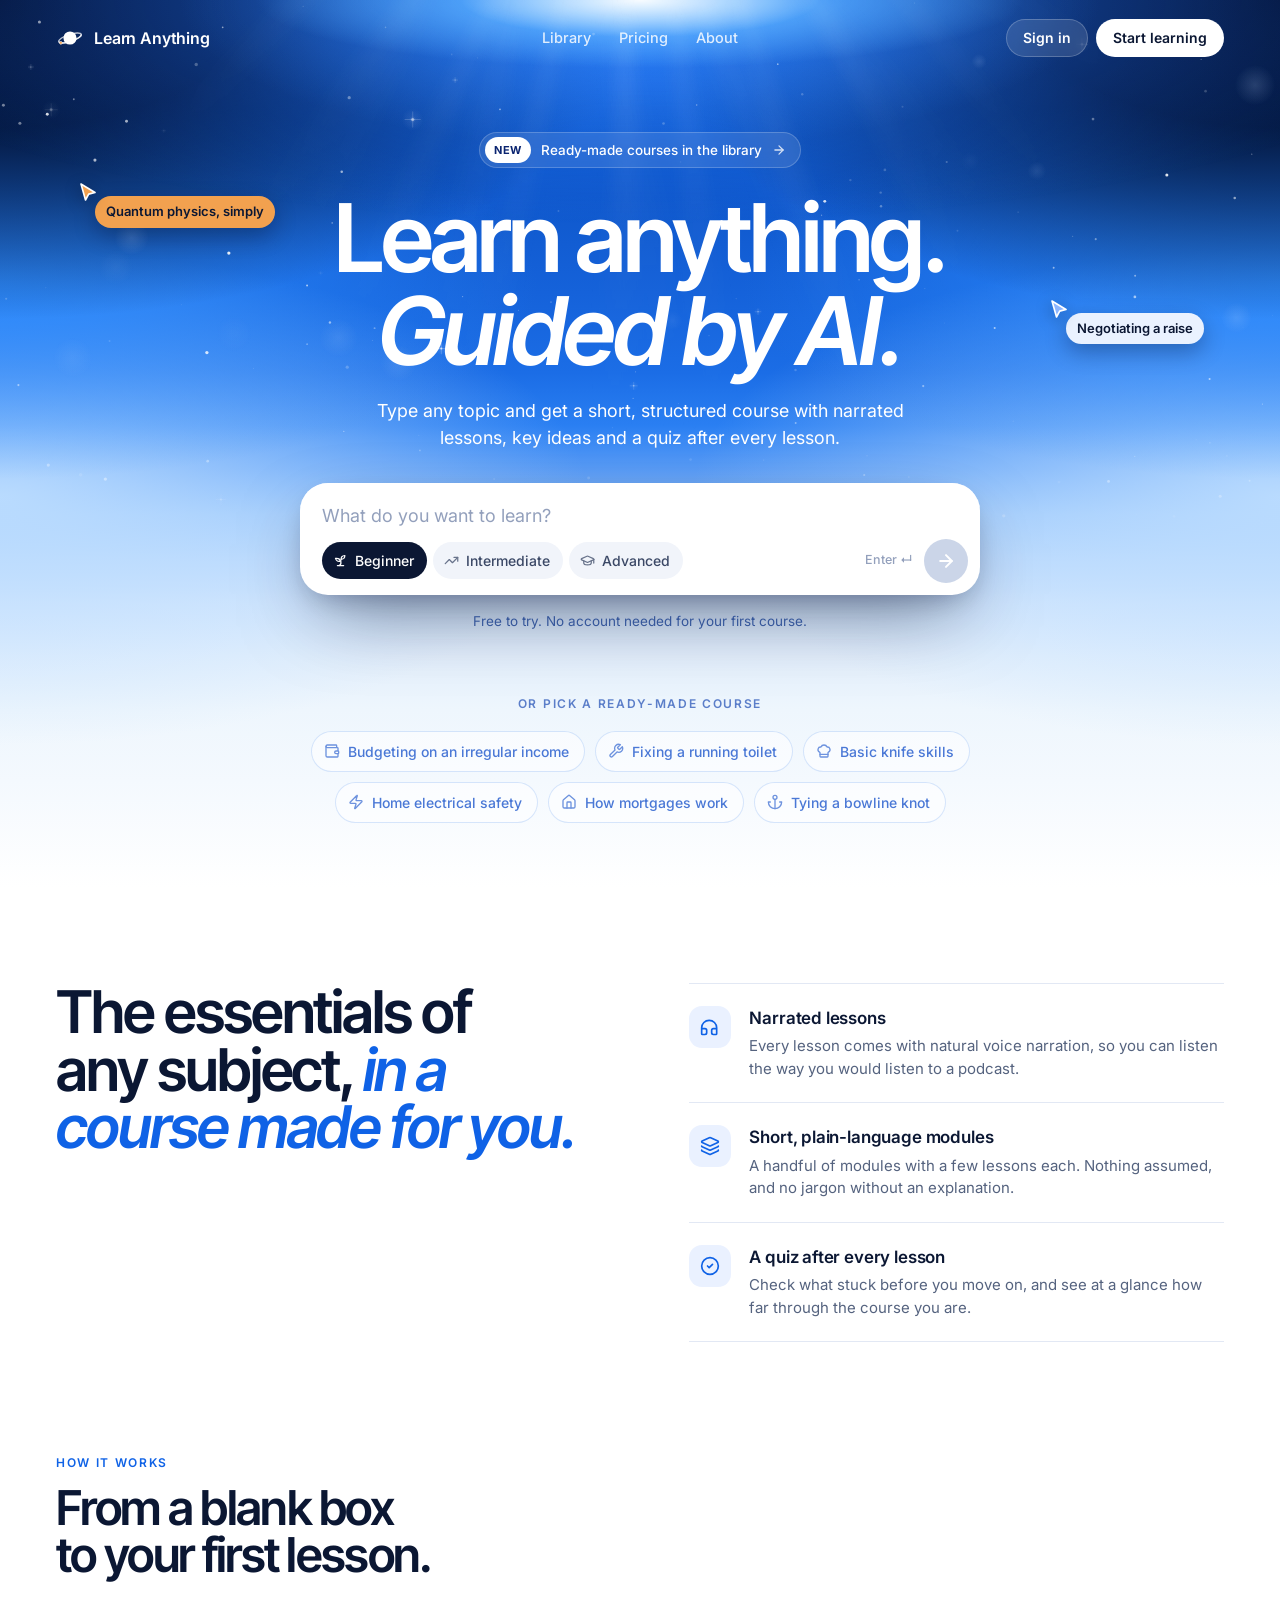
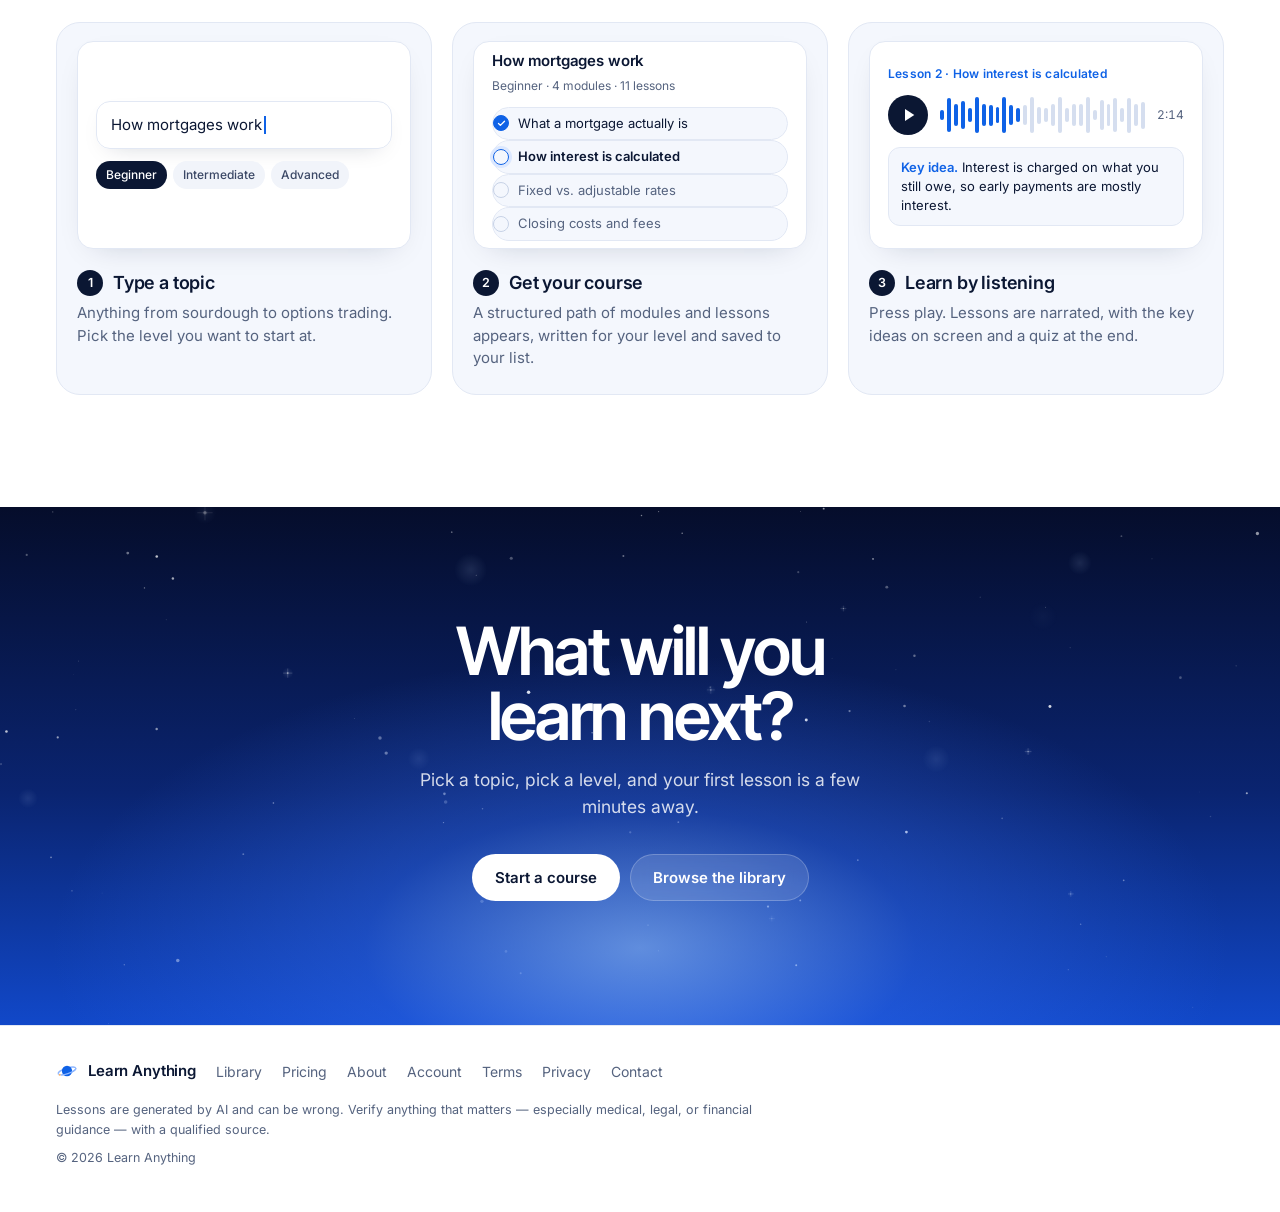
<file: home.html>
<!doctype html>
<html lang="en">
<head>
<meta charset="utf-8">
<meta name="viewport" content="width=device-width,initial-scale=1,viewport-fit=cover">
<meta name="robots" content="noindex">
<style>:root{padding-top:env(safe-area-inset-top,0px);padding-bottom:env(safe-area-inset-bottom,0px)}body{margin:0;font:14px system-ui}img{max-width:100%}[hidden]{display:none!important}</style>
<title>Learn Anything Home</title>
<meta name="claude:viewport-fit-sides" content="cover">
<link rel="preconnect" href="https://fonts.googleapis.com">
<link rel="preconnect" href="https://fonts.gstatic.com" crossorigin>
<link rel="stylesheet" href="https://fonts.googleapis.com/css2?family=Inter+Tight:ital,wght@0,500;0,600;1,500;1,600&family=Inter:wght@400;500;600&display=swap">
<style>
/* Layout: a night sky lit from above fades into a white page. One centred column, 1200px content width,
   the topic card is the hero's object, everything below it is quiet. */
:root{
  --sky-0:#050D2B; --sky-1:#0A2470; --sky-2:#1757E6; --sky-3:#2F7BFF; --sky-4:#BFD9FF;
  --paper:#FFFFFF; --paper-2:#F4F7FD; --ink:#0B1733; --ink-2:#55637F; --line:#E2E8F4;
  --blue:#0F62E6; --blue-deep:#0A3FB8; --orange:#F2A14F; --ring:#8DB6FF;
  --display:"Inter Tight","Inter",system-ui,-apple-system,"Segoe UI",sans-serif;
  --body:"Inter",system-ui,-apple-system,"Segoe UI",sans-serif;
  --wrap:1200px;
  color-scheme:light;
}
*{box-sizing:border-box}
body{margin:0;background:var(--paper);color:var(--ink);font-family:var(--body);font-size:16px;line-height:1.5;-webkit-font-smoothing:antialiased;overflow-x:hidden}
a{color:inherit}
h1,h2,h3,p,ul,ol{margin:0}
ul,ol{padding:0;list-style:none}
button{font:inherit;color:inherit}
svg{display:block}
:focus-visible{outline:2px solid var(--blue);outline-offset:3px}
.hero :focus-visible,.band :focus-visible{outline-color:#fff}
.sr-only{position:absolute;width:1px;height:1px;overflow:hidden;clip:rect(0 0 0 0);white-space:nowrap}
.wrap{max-width:var(--wrap);margin-inline:auto;padding-left:max(16px,env(safe-area-inset-left,0px));padding-right:max(16px,env(safe-area-inset-right,0px))}
.display{font-family:var(--display);font-weight:600;letter-spacing:-.035em;line-height:.98;text-wrap:balance}
.display em{font-style:italic;font-weight:600}
.eyebrow{font-size:12px;font-weight:600;letter-spacing:.14em;text-transform:uppercase}

/* ---------- hero ---------- */
.hero{position:relative;isolation:isolate;overflow:hidden;color:#fff;
  /* the field: navy corners, a royal-blue core column, pale azure lobes at the sides, white at the foot */
  background:
    radial-gradient(ellipse 50% 36% at 0% 0%,rgba(2,13,42,1) 0%,rgba(2,13,42,.85) 40%,rgba(2,13,42,0) 100%),
    radial-gradient(ellipse 50% 36% at 100% 0%,rgba(2,13,42,1) 0%,rgba(2,13,42,.85) 40%,rgba(2,13,42,0) 100%),
    radial-gradient(ellipse 42% 22% at 0% 32%,rgba(45,140,255,.95) 0%,rgba(45,140,255,0) 100%),
    radial-gradient(ellipse 42% 22% at 100% 32%,rgba(45,140,255,.95) 0%,rgba(45,140,255,0) 100%),
    radial-gradient(ellipse 46% 28% at 0% 56%,rgba(190,222,255,.92) 0%,rgba(190,222,255,0) 100%),
    radial-gradient(ellipse 46% 28% at 100% 56%,rgba(190,222,255,.92) 0%,rgba(190,222,255,0) 100%),
    linear-gradient(180deg,#1468E0 0%,#0C58C8 12%,#0F58CC 22%,#1562DA 33%,#1B6DE6 42%,#2A7FF2 48%,#5A9DF7 53%,#96C4FB 58%,#BBD9FD 63%,#D4E7FD 68%,#E4F0FD 74%,#EEF6FD 80%,#F4F9FE 88%,#FFFFFF 100%)}
.sky{position:absolute;inset:0;z-index:-1;overflow:hidden;pointer-events:none}
/* light bleeding in from above the top edge: a small white core inside a wide azure dome */
.sky-light{position:absolute;left:0;right:0;top:0;height:70%;
  background:
    radial-gradient(ellipse 14% 6% at 50% 0%,rgba(255,255,255,.95) 0%,rgba(255,255,255,0) 100%),
    radial-gradient(ellipse 30% 11% at 50% 0%,rgba(110,190,255,1) 0%,rgba(90,175,255,.75) 45%,rgba(70,160,255,0) 100%),
    radial-gradient(ellipse 36% 24% at 50% 0%,rgba(70,155,255,.85) 0%,rgba(55,140,255,.4) 45%,rgba(50,130,255,0) 100%),
    radial-gradient(ellipse 66% 36% at 50% 0%,rgba(35,110,240,.7) 0%,rgba(30,100,230,0) 100%);
  animation:light-wake 2.6s ease-out both,light-breathe 11s ease-in-out 2.6s infinite}
/* shafts: two soft repeating cones with different periods, apex well above the frame, blurred and masked */
.sky-raywrap{position:absolute;left:0;right:0;top:0;height:64%;
  -webkit-mask-image:radial-gradient(ellipse 50% 100% at 50% 0%,#000 0%,rgba(0,0,0,.65) 30%,rgba(0,0,0,.18) 60%,transparent 82%);
          mask-image:radial-gradient(ellipse 50% 100% at 50% 0%,#000 0%,rgba(0,0,0,.65) 30%,rgba(0,0,0,.18) 60%,transparent 82%)}
.sky-ray{position:absolute;left:50%;top:-10%;width:1800px;height:120%;transform:translateX(-50%);transform-origin:50% -40%;will-change:transform;filter:blur(5px)}
.sky-ray.a{background:repeating-conic-gradient(from 177deg at 50% -40%,rgba(255,255,255,0) 0deg 2.5deg,rgba(255,255,255,.05) 4.5deg 5.5deg,rgba(255,255,255,0) 7.5deg 11deg);animation:ray-sway-a 18s ease-in-out infinite alternate,ray-pulse 9s ease-in-out infinite}
.sky-ray.b{background:repeating-conic-gradient(from 183deg at 46% -36%,rgba(255,255,255,0) 0deg 4deg,rgba(255,255,255,.035) 7deg 8.5deg,rgba(255,255,255,0) 11.5deg 15.5deg);animation:ray-sway-b 23s ease-in-out infinite alternate,ray-pulse 13s ease-in-out -5s infinite}
.stars{position:absolute;inset:0;width:100%;height:100%}
@keyframes light-wake{from{opacity:.35}to{opacity:1}}
@keyframes light-breathe{0%,100%{opacity:1}50%{opacity:.88}}
@keyframes ray-sway-a{from{transform:translateX(-50%) rotate(-1.2deg)}to{transform:translateX(-50%) rotate(1.2deg)}}
@keyframes ray-sway-b{from{transform:translateX(-50%) rotate(1deg)}to{transform:translateX(-50%) rotate(-1deg)}}
@keyframes ray-pulse{0%,100%{opacity:.85}50%{opacity:1}}

.nav{position:relative;z-index:3;display:grid;grid-template-columns:1fr auto 1fr;align-items:center;height:76px}
.brand{display:inline-flex;align-items:center;gap:10px;text-decoration:none;font-weight:600;font-size:16px;letter-spacing:-.01em;justify-self:start}
.nav-links{display:flex;gap:2px}
.nav-links a{color:rgba(255,255,255,.84);text-decoration:none;font-size:14.5px;font-weight:500;padding:8px 13px;border-radius:999px;transition:background .18s,color .18s}
.nav-links a:hover{color:#fff;background:rgba(255,255,255,.12)}
.nav-actions{display:flex;align-items:center;gap:8px;justify-self:end}
.btn{display:inline-flex;align-items:center;gap:8px;text-decoration:none;font-weight:600;font-size:14px;line-height:1;padding:11px 16px;border-radius:999px;border:1px solid transparent;cursor:pointer;transition:background .18s,color .18s,transform .18s,border-color .18s}
.btn-ghost{color:#fff;background:rgba(255,255,255,.12);border-color:rgba(255,255,255,.22);backdrop-filter:blur(8px)}
.btn-ghost:hover{background:rgba(255,255,255,.2)}
.btn-white{color:var(--ink);background:#fff}
.btn-white:hover{background:#EAF1FF}
.btn-lg{font-size:15px;padding:15px 22px}
.nav-menu{display:none;align-items:center;gap:8px;background:rgba(255,255,255,.12);border:1px solid rgba(255,255,255,.22);color:#fff;border-radius:999px;padding:9px 12px 9px 14px;font-size:14px;font-weight:600;cursor:pointer}
.menu-panel{position:absolute;left:16px;right:16px;top:70px;z-index:4;background:rgba(5,13,43,.94);backdrop-filter:blur(14px);border:1px solid rgba(255,255,255,.14);border-radius:18px;padding:8px;display:grid;gap:2px;box-shadow:0 24px 60px rgba(2,6,24,.5)}
.menu-panel a{color:#fff;text-decoration:none;font-weight:500;font-size:15px;padding:12px 14px;border-radius:12px}
.menu-panel a:hover{background:rgba(255,255,255,.1)}

.hero-inner{position:relative;z-index:2;display:flex;flex-direction:column;align-items:center;text-align:center;padding-top:56px;padding-bottom:0}
.badge{display:inline-flex;align-items:center;gap:10px;height:36px;padding:0 14px 0 5px;border-radius:999px;color:#fff;text-decoration:none;font-size:13.5px;font-weight:500;
  background:rgba(255,255,255,.1);border:1px solid rgba(255,255,255,.2);backdrop-filter:blur(8px);transition:background .18s}
.badge:hover{background:rgba(255,255,255,.18)}
.badge-new{display:inline-grid;place-items:center;height:26px;padding:0 9px;border-radius:999px;background:#fff;color:var(--sky-1);font-size:11px;font-weight:700;letter-spacing:.08em;text-transform:uppercase}
.badge svg{width:14px;height:14px;opacity:.8;transition:transform .18s}
.badge:hover svg{transform:translateX(2px)}
.hero h1{margin-top:24px;font-size:clamp(46px,7.4vw,98px)}
.lede{margin-top:20px;max-width:560px;font-size:clamp(17px,1.4vw,19.5px);line-height:1.5;color:#fff;text-wrap:pretty}

.ask{margin-top:32px;width:min(680px,100%);text-align:left;background:#fff;border-radius:28px;padding:12px 12px 12px 22px;color:var(--ink);
  box-shadow:0 1px 0 rgba(255,255,255,.7) inset,0 30px 80px -24px rgba(3,10,40,.6),0 10px 30px -12px rgba(3,10,40,.35)}
.ask input[type=text]{display:block;width:100%;border:0;outline:0;background:none;font:inherit;font-size:18px;line-height:1.4;padding:8px 0 10px;color:var(--ink)}
.ask input[type=text]::placeholder{color:#93A0BC}
.ask-row{display:flex;align-items:center;justify-content:space-between;gap:10px;flex-wrap:wrap}
.levels{display:flex;gap:6px;flex-wrap:wrap}
.chip{position:relative;display:inline-flex;align-items:center;gap:7px;padding:8px 13px 8px 11px;border-radius:999px;background:#F1F4FA;color:#3B4866;font-size:14px;font-weight:500;cursor:pointer;transition:background .18s,color .18s;user-select:none}
.chip:hover{background:#E6ECF8}
.chip input{position:absolute;inset:0;opacity:0;margin:0;cursor:pointer}
.chip svg{width:15px;height:15px;opacity:.75}
.chip:has(input:checked){background:var(--ink);color:#fff}
.chip:has(input:checked) svg{opacity:1}
.chip:has(input:focus-visible){outline:2px solid var(--blue);outline-offset:2px}
.ask-actions{display:flex;align-items:center;gap:12px;margin-left:auto}
.hint{font-size:12.5px;color:#93A0BC;font-weight:500}
.go{display:grid;place-items:center;width:44px;height:44px;border-radius:999px;background:var(--blue);color:#fff;transition:background .18s,transform .18s,opacity .18s}
.go svg{width:20px;height:20px}
.go:hover{background:var(--blue-deep);transform:translateX(1px)}
.go[aria-disabled="true"]{background:#CBD5E8;pointer-events:none}
.fine{margin-top:16px;font-size:13.5px;color:#35569A}

/* floating topic tags, the inspo's cursors reinterpreted as things to learn */
.tag{position:absolute;z-index:2;display:inline-flex;align-items:flex-start;background:none;border:0;padding:0;cursor:pointer;animation:float 6s ease-in-out infinite}
.tag svg{width:24px;height:24px;filter:drop-shadow(0 3px 8px rgba(0,0,0,.35))}
.tag span{margin:15px 0 0 -5px;padding:6px 11px;border-radius:999px;font-size:13px;font-weight:600;color:var(--ink);background:var(--ring);white-space:nowrap;box-shadow:0 8px 22px rgba(2,8,30,.3);transition:transform .18s}
.tag:hover span{transform:translateY(-1px)}
.tag-a{left:3%;top:19%;animation-duration:6.5s}
.tag-a span{background:var(--orange)}
.tag-b{right:3%;top:40%;animation-delay:-2.8s;animation-duration:7.5s}
.tag-b span{background:#EAF2FF}
@keyframes float{0%,100%{transform:translateY(0)}50%{transform:translateY(-9px)}}

.library{position:relative;z-index:2;text-align:center;padding-top:64px;padding-bottom:64px}
.library .eyebrow{color:#5B7EC9}
.pills{display:flex;flex-wrap:wrap;justify-content:center;gap:10px;margin-top:18px;max-width:820px;margin-inline:auto}
.pills a{display:inline-flex;align-items:center;gap:8px;padding:9px 15px 9px 12px;border-radius:999px;border:1px solid rgba(15,98,230,.16);background:rgba(255,255,255,.55);color:#4A78D6;font-size:14px;font-weight:500;text-decoration:none;transition:color .18s,border-color .18s,background .18s,transform .18s}
.pills a svg{width:16px;height:16px;opacity:.8}
.pills a:hover{color:var(--blue);border-color:rgba(15,98,230,.45);background:#fff;transform:translateY(-1px)}

/* entrance */
.js .rise{animation:rise .7s cubic-bezier(.2,.7,.2,1) both}
.d1{animation-delay:.04s}.d2{animation-delay:.12s}.d3{animation-delay:.2s}.d4{animation-delay:.28s}.d5{animation-delay:.36s}.d6{animation-delay:.48s}
@keyframes rise{from{opacity:0;transform:translateY(16px)}to{opacity:1;transform:none}}

/* ---------- statement ---------- */
.statement{padding-top:96px;padding-bottom:72px;background:var(--paper)}
.statement .grid{display:grid;grid-template-columns:1.05fr 1fr;gap:72px;align-items:start}
.statement h2{font-size:clamp(36px,4.6vw,62px)}
.statement h2 em{color:var(--blue)}
.facts li{display:grid;grid-template-columns:44px 1fr;gap:16px;padding:22px 0;border-top:1px solid var(--line)}
.facts li:last-child{border-bottom:1px solid var(--line)}
.ico{width:42px;height:42px;border-radius:13px;background:#EAF1FF;color:var(--blue);display:grid;place-items:center}
.ico svg{width:20px;height:20px}
.facts h3{font-size:17px;font-weight:600;letter-spacing:-.01em}
.facts p{margin-top:4px;color:var(--ink-2);font-size:15px;text-wrap:pretty}

/* ---------- how it works ---------- */
.how{padding-top:40px;padding-bottom:112px;background:var(--paper)}
.how .eyebrow{color:var(--blue)}
.how h2{margin-top:12px;font-size:clamp(32px,3.8vw,48px);max-width:16ch}
.steps{display:grid;grid-template-columns:repeat(3,1fr);gap:20px;margin-top:44px}
.steps li{background:var(--paper-2);border:1px solid var(--line);border-radius:24px;padding:18px 20px 24px;min-width:0}
.steps h3{display:flex;align-items:center;gap:10px;font-size:18px;font-weight:600;letter-spacing:-.01em;margin-top:20px}
.num{display:grid;place-items:center;width:26px;height:26px;border-radius:999px;background:var(--ink);color:#fff;font-size:12.5px;font-weight:600}
.steps p{margin-top:6px;color:var(--ink-2);font-size:15px;text-wrap:pretty}
.mock{position:relative;height:208px;border-radius:16px;background:#fff;border:1px solid var(--line);overflow:hidden;padding:18px;display:flex;flex-direction:column;justify-content:center;gap:12px;box-shadow:0 10px 30px -18px rgba(11,23,51,.25)}
.m-input{display:flex;align-items:center;height:48px;border:1px solid var(--line);border-radius:14px;padding:0 14px;font-size:15px;color:var(--ink);box-shadow:0 8px 24px -14px rgba(11,23,51,.25)}
.caret{display:inline-block;width:1.5px;height:18px;margin-left:2px;background:var(--blue);vertical-align:-3px;animation:blink 1.1s steps(2,start) infinite}
@keyframes blink{to{visibility:hidden}}
.m-chips{display:flex;gap:6px}
.m-chip{padding:5px 10px;border-radius:999px;background:#F1F4FA;color:#3B4866;font-size:12px;font-weight:500}
.m-chip.on{background:var(--ink);color:#fff}
.m-title{font-size:15px;font-weight:600;letter-spacing:-.01em}
.m-meta{font-size:12px;color:var(--ink-2);margin-top:-8px}
.m-list li{display:flex;align-items:center;gap:9px;font-size:13px;padding:6px 0;border-top:1px solid var(--line);color:var(--ink-2)}
.m-list li::before{content:"";width:14px;height:14px;border-radius:999px;border:1.5px solid #C7D2E6;flex:none}
.m-list li.done{color:var(--ink)}
.m-list li.done::before{border-color:var(--blue);background:var(--blue) center/9px no-repeat url("data:image/svg+xml,%3Csvg xmlns='http://www.w3.org/2000/svg' viewBox='0 0 24 24' fill='none' stroke='white' stroke-width='3.5' stroke-linecap='round' stroke-linejoin='round'%3E%3Cpath d='M20 6 9 17l-5-5'/%3E%3C/svg%3E")}
.m-list li.now{color:var(--ink);font-weight:600}
.m-list li.now::before{border-color:var(--blue);box-shadow:0 0 0 3px #DCE8FF}
.m-lesson{font-size:12px;font-weight:600;color:var(--blue);letter-spacing:.02em}
.m-player{display:flex;align-items:center;gap:12px}
.m-play{display:grid;place-items:center;width:40px;height:40px;border-radius:999px;background:var(--ink);color:#fff;flex:none}
.m-play svg{width:16px;height:16px;margin-left:2px}
.m-wave{display:flex;align-items:center;gap:3px;height:36px;flex:1;min-width:0}
.m-wave i{display:block;flex:1;min-width:2px;border-radius:2px;background:#D5DEEF}
.m-wave i.on{background:var(--blue)}
.m-time{font-size:12px;color:var(--ink-2);font-variant-numeric:tabular-nums}
.m-key{font-size:13px;line-height:1.45;color:var(--ink);padding:10px 12px;border-radius:12px;background:#F4F7FD;border:1px solid var(--line)}
.m-key b{color:var(--blue);font-weight:600}

/* ---------- closing band ---------- */
.band{position:relative;isolation:isolate;overflow:hidden;color:#fff;text-align:center;padding-top:112px;padding-bottom:124px;
  background:linear-gradient(180deg,#050D2B 0%,#0A2470 55%,#1148C9 100%)}
.band .sky{z-index:-1}
.band-glow{position:absolute;left:50%;bottom:-48%;width:min(1300px,160vw);aspect-ratio:2/1;transform:translateX(-50%);
  background:radial-gradient(ellipse at 50% 50%,rgba(150,195,255,.6) 0%,rgba(60,120,255,.3) 30%,rgba(60,120,255,0) 64%)}
.band-inner{display:flex;flex-direction:column;align-items:center}
.band h2{font-size:clamp(36px,5.2vw,68px);max-width:14ch}
.band p{margin-top:18px;max-width:520px;font-size:17.5px;color:rgba(255,255,255,.82);text-wrap:pretty}
.cta-row{display:flex;flex-wrap:wrap;justify-content:center;gap:10px;margin-top:34px}

/* ---------- footer ---------- */
.foot{padding-top:34px;padding-bottom:44px;background:var(--paper);border-top:1px solid var(--line)}
.foot-links{display:flex;flex-wrap:wrap;align-items:center;gap:6px 20px}
.foot-links a{color:var(--ink-2);text-decoration:none;font-size:14px}
.foot-links a:hover{color:var(--ink);text-decoration:underline;text-underline-offset:3px}
.foot-links .brand{color:var(--ink);font-size:15px}
.disclaimer{margin-top:18px;max-width:720px;font-size:12.5px;line-height:1.55;color:var(--ink-2)}
.copy{margin-top:10px;font-size:12.5px;color:var(--ink-2)}

/* ---------- responsive ---------- */
@media (max-width:980px){.tag{display:none}}
@media (max-width:860px){
  .nav{grid-template-columns:auto 1fr auto}
  .nav-links,.nav-actions .btn-ghost,.nav-actions .btn-white{display:none}
  .nav-menu{display:inline-flex}
  .statement .grid{grid-template-columns:1fr;gap:36px}
  .statement{padding-top:72px}
  .steps{grid-template-columns:1fr}
}
@media (max-width:640px){
  .hero-inner{padding-top:40px}
  .hero h1{margin-top:24px}
  .ask{display:grid;grid-template-columns:1fr auto;grid-template-areas:"in go" "lv lv";align-items:center;column-gap:10px;row-gap:6px;padding:8px 8px 10px 16px;border-radius:24px}
  .ask-row,.ask-actions{display:contents}
  .ask input[type=text]{grid-area:in;font-size:17px;padding:10px 0}
  .go{grid-area:go}
  .levels{grid-area:lv}
  .chip{padding:7px 10px;font-size:13px}
  .chip svg{display:none}
  .hint{display:none}
  .library{padding-top:48px;padding-bottom:48px}
  .how{padding-bottom:80px}
  .band{padding-top:84px;padding-bottom:92px}
}
@media (prefers-reduced-motion:reduce){
  .rise,.tag,.sky-light,.sky-ray,.caret,.badge svg{animation:none}
  .sky-light{opacity:1}
}
</style>

</head>
<body>
<header class="hero" id="top">
  <div class="sky" aria-hidden="true">
    <div class="sky-light"></div>
    <div class="sky-raywrap"><div class="sky-ray a"></div><div class="sky-ray b"></div></div>
    <canvas class="stars" data-stars="hero"></canvas>
  </div>

  <nav class="nav wrap" aria-label="Main">
    <a class="brand" href="https://learn-anything-public.site/">
      <svg viewBox="0 0 64 64" width="28" height="28" aria-hidden="true"><defs><clipPath id="mk-front"><rect x="-20" y="32" width="104" height="60"/></clipPath></defs><g transform="rotate(-18 32 32)"><ellipse cx="32" cy="32" rx="27" ry="8" fill="none" stroke="rgba(255,255,255,.72)" stroke-width="3.2"/></g><circle cx="32" cy="32" r="15" fill="#fff"/><g transform="rotate(-18 32 32)" clip-path="url(#mk-front)"><ellipse cx="32" cy="32" rx="27" ry="8" fill="none" stroke="rgba(255,255,255,.72)" stroke-width="3.2"/><circle cx="8.6" cy="36" r="3.2" fill="#F2A14F" stroke="#fff" stroke-width="1.2"/></g></svg>
      <span>Learn Anything</span>
    </a>
    <div class="nav-links">
      <a href="https://learn-anything-public.site/library">Library</a>
      <a href="https://learn-anything-public.site/pricing">Pricing</a>
      <a href="https://learn-anything-public.site/about">About</a>
    </div>
    <div class="nav-actions">
      <a class="btn btn-ghost" href="https://learn-anything-public.site/auth">Sign in</a>
      <a class="btn btn-white" href="#learn" data-focus-topic>Start learning</a>
      <button class="nav-menu" type="button" id="menu-btn" aria-expanded="false" aria-controls="menu-panel">Menu <svg viewBox="0 0 24 24" width="18" height="18" fill="none" stroke="currentColor" stroke-width="2" stroke-linecap="round"><line x1="4" x2="20" y1="7" y2="7"/><line x1="4" x2="20" y1="12" y2="12"/><line x1="4" x2="20" y1="17" y2="17"/></svg></button>
    </div>
    <div class="menu-panel" id="menu-panel" hidden>
      <a href="https://learn-anything-public.site/library">Library</a>
      <a href="https://learn-anything-public.site/pricing">Pricing</a>
      <a href="https://learn-anything-public.site/about">About</a>
      <a href="https://learn-anything-public.site/auth">Sign in</a>
    </div>
  </nav>

  <div class="hero-inner wrap">
    <a class="badge rise d1" href="https://learn-anything-public.site/library"><span class="badge-new">New</span> Ready-made courses in the library <svg viewBox="0 0 24 24" fill="none" stroke="currentColor" stroke-width="2.2" stroke-linecap="round" stroke-linejoin="round" aria-hidden="true"><path d="M5 12h14"/><path d="m12 5 7 7-7 7"/></svg></a>
    <h1 class="display rise d2">Learn anything.<br><em>Guided by AI.</em></h1>
    <p class="lede rise d3">Type any topic and get a short, structured course with narrated lessons, key ideas and a quiz after every lesson.</p>

    <form class="ask rise d4" id="learn" autocomplete="off">
      <label class="sr-only" for="topic">What do you want to learn?</label>
      <input id="topic" name="topic" type="text" placeholder="What do you want to learn?" spellcheck="false" enterkeyhint="go">
      <div class="ask-row">
        <div class="levels" role="radiogroup" aria-label="Your level">
          <label class="chip"><input type="radio" name="level" value="beginner" checked><svg viewBox="0 0 24 24" fill="none" stroke="currentColor" stroke-width="2" stroke-linecap="round" stroke-linejoin="round" aria-hidden="true"><path d="M7 20h10"/><path d="M10 20c5.5-2.5.8-6.4 3-10"/><path d="M9.5 9.4c1.1.8 1.8 2.2 2.3 3.7-2 .4-3.5.4-4.8-.3-1.2-.6-2.3-1.9-3-4.2 2.8-.5 4.4 0 5.5.8z"/><path d="M14.1 6a7 7 0 0 0-1.1 4c1.9-.1 3.3-.6 4.3-1.4 1-1 1.6-2.3 1.7-4.6-2.7.1-4 1-4.9 2z"/></svg><span>Beginner</span></label>
          <label class="chip"><input type="radio" name="level" value="intermediate"><svg viewBox="0 0 24 24" fill="none" stroke="currentColor" stroke-width="2" stroke-linecap="round" stroke-linejoin="round" aria-hidden="true"><polyline points="22 7 13.5 15.5 8.5 10.5 2 17"/><polyline points="16 7 22 7 22 13"/></svg><span>Intermediate</span></label>
          <label class="chip"><input type="radio" name="level" value="advanced"><svg viewBox="0 0 24 24" fill="none" stroke="currentColor" stroke-width="2" stroke-linecap="round" stroke-linejoin="round" aria-hidden="true"><path d="M21.42 10.922a1 1 0 0 0-.019-1.838L12.83 5.18a2 2 0 0 0-1.66 0L2.6 9.08a1 1 0 0 0 0 1.832l8.57 3.908a2 2 0 0 0 1.66 0z"/><path d="M22 10v6"/><path d="M6 12.5V16a6 3 0 0 0 12 0v-3.5"/></svg><span>Advanced</span></label>
        </div>
        <div class="ask-actions">
          <span class="hint" aria-hidden="true">Enter ↵</span>
          <a class="go" id="go" href="#" aria-disabled="true" tabindex="-1" aria-label="Start learning" target="_blank" rel="noopener"><svg viewBox="0 0 24 24" fill="none" stroke="currentColor" stroke-width="2.4" stroke-linecap="round" stroke-linejoin="round" aria-hidden="true"><path d="M5 12h14"/><path d="m12 5 7 7-7 7"/></svg></a>
        </div>
      </div>
    </form>
    <p class="fine rise d5">Free to try. No account needed for your first course.</p>

    <button class="tag tag-a rise d6" type="button" data-topic="Quantum physics, simply"><svg viewBox="0 0 24 24" aria-hidden="true"><path d="M5 3l14 8.5-6.3 1.6L9.5 19 5 3z" fill="#F2A14F" stroke="#fff" stroke-width="1.6" stroke-linejoin="round"/></svg><span>Quantum physics, simply</span></button>
    <button class="tag tag-b rise d6" type="button" data-topic="Negotiating a raise"><svg viewBox="0 0 24 24" aria-hidden="true"><path d="M5 3l14 8.5-6.3 1.6L9.5 19 5 3z" fill="#8DB6FF" stroke="#fff" stroke-width="1.6" stroke-linejoin="round"/></svg><span>Negotiating a raise</span></button>
  </div>

  <div class="library wrap rise d6">
    <p class="eyebrow">Or pick a ready-made course</p>
    <ul class="pills">
      <li><a href="https://learn-anything-public.site/library/budgeting-on-an-irregular-income"><svg viewBox="0 0 24 24" fill="none" stroke="currentColor" stroke-width="2" stroke-linecap="round" stroke-linejoin="round" aria-hidden="true"><path d="M19 7V4a1 1 0 0 0-1-1H5a2 2 0 0 0 0 4h15a1 1 0 0 1 1 1v4h-3a2 2 0 0 0 0 4h3a1 1 0 0 0 1-1v-2a1 1 0 0 0-1-1"/><path d="M3 5v14a2 2 0 0 0 2 2h15a1 1 0 0 0 1-1v-4"/></svg>Budgeting on an irregular income</a></li>
      <li><a href="https://learn-anything-public.site/library/fix-a-running-toilet"><svg viewBox="0 0 24 24" fill="none" stroke="currentColor" stroke-width="2" stroke-linecap="round" stroke-linejoin="round" aria-hidden="true"><path d="M14.7 6.3a1 1 0 0 0 0 1.4l1.6 1.6a1 1 0 0 0 1.4 0l3.77-3.77a6 6 0 0 1-7.94 7.94l-6.91 6.91a2.12 2.12 0 0 1-3-3l6.91-6.91a6 6 0 0 1 7.94-7.94l-3.76 3.76z"/></svg>Fixing a running toilet</a></li>
      <li><a href="https://learn-anything-public.site/library/basic-knife-skills"><svg viewBox="0 0 24 24" fill="none" stroke="currentColor" stroke-width="2" stroke-linecap="round" stroke-linejoin="round" aria-hidden="true"><path d="M17 21a1 1 0 0 0 1-1v-5.35c0-.457.316-.844.727-1.041a4 4 0 0 0-2.134-7.589 5 5 0 0 0-9.186 0 4 4 0 0 0-2.134 7.588c.411.198.727.585.727 1.041V20a1 1 0 0 0 1 1Z"/><path d="M6 17h12"/></svg>Basic knife skills</a></li>
      <li><a href="https://learn-anything-public.site/library/home-electrical-safety"><svg viewBox="0 0 24 24" fill="none" stroke="currentColor" stroke-width="2" stroke-linecap="round" stroke-linejoin="round" aria-hidden="true"><path d="M4 14a1 1 0 0 1-.78-1.63l9.9-10.2a.5.5 0 0 1 .86.46l-1.92 6.02A1 1 0 0 0 13 10h7a1 1 0 0 1 .78 1.63l-9.9 10.2a.5.5 0 0 1-.86-.46l1.92-6.02A1 1 0 0 0 11 14z"/></svg>Home electrical safety</a></li>
      <li><a href="https://learn-anything-public.site/library/how-mortgages-work"><svg viewBox="0 0 24 24" fill="none" stroke="currentColor" stroke-width="2" stroke-linecap="round" stroke-linejoin="round" aria-hidden="true"><path d="M15 21v-8a1 1 0 0 0-1-1h-4a1 1 0 0 0-1 1v8"/><path d="M3 10a2 2 0 0 1 .709-1.528l7-5.999a2 2 0 0 1 2.582 0l7 5.999A2 2 0 0 1 21 10v9a2 2 0 0 1-2 2H5a2 2 0 0 1-2-2z"/></svg>How mortgages work</a></li>
      <li><a href="https://learn-anything-public.site/library/tying-a-bowline-knot"><svg viewBox="0 0 24 24" fill="none" stroke="currentColor" stroke-width="2" stroke-linecap="round" stroke-linejoin="round" aria-hidden="true"><path d="M12 22V8"/><path d="M5 12H2a10 10 0 0 0 20 0h-3"/><circle cx="12" cy="5" r="3"/></svg>Tying a bowline knot</a></li>
    </ul>
  </div>
</header>

<section class="statement">
  <div class="wrap grid">
    <h2 class="display">The essentials of any subject, <em>in a course made for you.</em></h2>
    <ul class="facts">
      <li>
        <div class="ico"><svg viewBox="0 0 24 24" fill="none" stroke="currentColor" stroke-width="2" stroke-linecap="round" stroke-linejoin="round" aria-hidden="true"><path d="M3 14h3a2 2 0 0 1 2 2v3a2 2 0 0 1-2 2H3a1 1 0 0 1-1-1v-7a9 9 0 0 1 18 0v7a1 1 0 0 1-1 1h-3a2 2 0 0 1-2-2v-3a2 2 0 0 1 2-2h3"/></svg></div>
        <div><h3>Narrated lessons</h3><p>Every lesson comes with natural voice narration, so you can listen the way you would listen to a podcast.</p></div>
      </li>
      <li>
        <div class="ico"><svg viewBox="0 0 24 24" fill="none" stroke="currentColor" stroke-width="2" stroke-linecap="round" stroke-linejoin="round" aria-hidden="true"><path d="M12.83 2.18a2 2 0 0 0-1.66 0L2.6 6.08a1 1 0 0 0 0 1.83l8.58 3.91a2 2 0 0 0 1.66 0l8.58-3.9a1 1 0 0 0 0-1.83z"/><path d="M2 12a1 1 0 0 0 .58.91l8.6 3.91a2 2 0 0 0 1.65 0l8.58-3.9A1 1 0 0 0 22 12"/><path d="M2 17a1 1 0 0 0 .58.91l8.6 3.91a2 2 0 0 0 1.65 0l8.58-3.9A1 1 0 0 0 22 17"/></svg></div>
        <div><h3>Short, plain-language modules</h3><p>A handful of modules with a few lessons each. Nothing assumed, and no jargon without an explanation.</p></div>
      </li>
      <li>
        <div class="ico"><svg viewBox="0 0 24 24" fill="none" stroke="currentColor" stroke-width="2" stroke-linecap="round" stroke-linejoin="round" aria-hidden="true"><circle cx="12" cy="12" r="10"/><path d="m9 12 2 2 4-4"/></svg></div>
        <div><h3>A quiz after every lesson</h3><p>Check what stuck before you move on, and see at a glance how far through the course you are.</p></div>
      </li>
    </ul>
  </div>
</section>

<section class="how">
  <div class="wrap">
    <p class="eyebrow">How it works</p>
    <h2 class="display">From a blank box to your first lesson.</h2>
    <ol class="steps">
      <li>
        <div class="mock" aria-hidden="true">
          <div class="m-input"><span>How mortgages work</span><i class="caret"></i></div>
          <div class="m-chips"><span class="m-chip on">Beginner</span><span class="m-chip">Intermediate</span><span class="m-chip">Advanced</span></div>
        </div>
        <h3><span class="num">1</span>Type a topic</h3>
        <p>Anything from sourdough to options trading. Pick the level you want to start at.</p>
      </li>
      <li>
        <div class="mock" aria-hidden="true">
          <div class="m-title">How mortgages work</div>
          <div class="m-meta">Beginner · 4 modules · 11 lessons</div>
          <ul class="m-list">
            <li class="done">What a mortgage actually is</li>
            <li class="now">How interest is calculated</li>
            <li>Fixed vs. adjustable rates</li>
            <li>Closing costs and fees</li>
          </ul>
        </div>
        <h3><span class="num">2</span>Get your course</h3>
        <p>A structured path of modules and lessons appears, written for your level and saved to your list.</p>
      </li>
      <li>
        <div class="mock" aria-hidden="true">
          <div class="m-lesson">Lesson 2 · How interest is calculated</div>
          <div class="m-player"><span class="m-play"><svg viewBox="0 0 24 24" fill="currentColor" aria-hidden="true"><polygon points="6 3 20 12 6 21 6 3"/></svg></span><div class="m-wave" id="wave"></div><span class="m-time">2:14</span></div>
          <div class="m-key"><b>Key idea.</b> Interest is charged on what you still owe, so early payments are mostly interest.</div>
        </div>
        <h3><span class="num">3</span>Learn by listening</h3>
        <p>Press play. Lessons are narrated, with the key ideas on screen and a quiz at the end.</p>
      </li>
    </ol>
  </div>
</section>

<section class="band">
  <div class="sky" aria-hidden="true">
    <canvas class="stars" data-stars="band"></canvas>
    <div class="band-glow"></div>
  </div>
  <div class="wrap band-inner">
    <h2 class="display">What will you learn next?</h2>
    <p>Pick a topic, pick a level, and your first lesson is a few minutes away.</p>
    <div class="cta-row">
      <a class="btn btn-white btn-lg" href="#learn" data-focus-topic>Start a course</a>
      <a class="btn btn-ghost btn-lg" href="https://learn-anything-public.site/library">Browse the library</a>
    </div>
  </div>
</section>

<footer class="foot">
  <div class="wrap">
    <nav class="foot-links" aria-label="Footer">
      <a class="brand" href="https://learn-anything-public.site/"><svg viewBox="0 0 64 64" width="22" height="22" aria-hidden="true"><defs><clipPath id="mk-front-2"><rect x="-20" y="32" width="104" height="60"/></clipPath></defs><g transform="rotate(-18 32 32)"><ellipse cx="32" cy="32" rx="27" ry="8" fill="none" stroke="#8DB6FF" stroke-width="3.2"/></g><circle cx="32" cy="32" r="15" fill="#0F62E6"/><g transform="rotate(-18 32 32)" clip-path="url(#mk-front-2)"><ellipse cx="32" cy="32" rx="27" ry="8" fill="none" stroke="#8DB6FF" stroke-width="3.2"/><circle cx="8.6" cy="36" r="3.2" fill="#F2A14F" stroke="#fff" stroke-width="1.2"/></g></svg>Learn Anything</a>
      <a href="https://learn-anything-public.site/library">Library</a>
      <a href="https://learn-anything-public.site/pricing">Pricing</a>
      <a href="https://learn-anything-public.site/about">About</a>
      <a href="https://learn-anything-public.site/account">Account</a>
      <a href="https://learn-anything-public.site/terms">Terms</a>
      <a href="https://learn-anything-public.site/privacy">Privacy</a>
      <a href="https://learn-anything-public.site/contact">Contact</a>
    </nav>
    <p class="disclaimer">Lessons are generated by AI and can be wrong. Verify anything that matters — especially medical, legal, or financial guidance — with a qualified source.</p>
    <p class="copy">© 2026 Learn Anything</p>
  </div>
</footer>

<script>
(function(){
  if(!/\bstatic\b/.test(location.search)) document.documentElement.classList.add('js'); /* ?static disables the entrance animation (QC captures) */
  var SITE = 'https://learn-anything-public.site';
  var reduceMotion = window.matchMedia('(prefers-reduced-motion: reduce)').matches;
  var finePointer = window.matchMedia('(pointer: fine)').matches;

  /* ---------- starfield ---------- */
  function mulberry32(a){return function(){a|=0;a=a+0x6D2B79F5|0;var t=Math.imul(a^a>>>15,1|a);t=t+Math.imul(t^t>>>7,61|t)^t;return((t^t>>>14)>>>0)/4294967296}}

  function starfield(canvas, mode){
    var ctx = canvas.getContext('2d');
    var hero = mode === 'hero';
    var cfg = hero
      ? {density:5200, field:.70, fadeFrom:.40, fadeTo:.66, orbs:14, shooting:true, seed:7, drift:1}
      : {density:7000, field:1, fadeFrom:1.1, fadeTo:1.2, orbs:6, shooting:false, seed:11, drift:.6};
    var W=0,H=0,stars=[],orbs=[],shot=null,nextShot=6,raf=0,visible=true,last=0;
    var par={x:0,y:0,tx:0,ty:0};

    function seed(){
      var rnd=mulberry32(cfg.seed), n=Math.min(420, Math.round(W*H*cfg.field/cfg.density)), i, d;
      stars=[];
      for(i=0;i<n;i++){
        d=Math.pow(rnd(),1.6);
        stars.push({x:rnd()*W, y:rnd()*H*cfg.field, depth:d, r:.45+d*1.35, ph:rnd()*6.283, sp:.5+rnd()*1.3, big:rnd()<.07, vy:(.6+d*1.6)*cfg.drift});
      }
      orbs=[];
      for(i=0;i<cfg.orbs;i++) orbs.push({x:rnd()*W, y:rnd()*H*cfg.field, r:2.5+rnd()*4.5, a:.06+rnd()*.14, vy:-(2+rnd()*4), ph:rnd()*6.283});
    }
    function resize(){
      var r=canvas.getBoundingClientRect(), dpr=Math.min(window.devicePixelRatio||1,2);
      if(!r.width||!r.height) return;
      W=r.width; H=r.height;
      canvas.width=Math.round(W*dpr); canvas.height=Math.round(H*dpr);
      ctx.setTransform(dpr,0,0,dpr,0,0);
      seed();
      draw(0,0);
    }
    function fade(y){
      var a=cfg.fadeFrom*H, b=cfg.fadeTo*H, t;
      if(y<=a) return 1; if(y>=b) return 0;
      t=(y-a)/(b-a); return 1-t*t*(3-2*t);
    }
    function draw(t, dt){
      var i,o,s,f,a,g,x,y,tw,gr,L,age,hx,hy,tx,ty,env,px=par.x,py=par.y;
      ctx.clearRect(0,0,W,H);
      for(i=0;i<orbs.length;i++){
        o=orbs[i];
        if(!reduceMotion){ o.y+=o.vy*dt; if(o.y<-20){ o.y=H*cfg.field+10; o.x=Math.random()*W; } }
        f=fade(o.y); if(f<=0) continue;
        a=o.a*f*(.7+.3*Math.sin(t*.6+o.ph));
        x=o.x+px*30; y=o.y+py*30;
        g=ctx.createRadialGradient(x,y,0,x,y,o.r*3);
        g.addColorStop(0,'rgba(190,215,255,'+a+')'); g.addColorStop(1,'rgba(190,215,255,0)');
        ctx.fillStyle=g; ctx.beginPath(); ctx.arc(x,y,o.r*3,0,6.283); ctx.fill();
      }
      for(i=0;i<stars.length;i++){
        s=stars[i];
        if(!reduceMotion){ s.y+=s.vy*dt; if(s.y>H*cfg.field+4){ s.y=-4; s.x=Math.random()*W; } }
        f=fade(s.y); if(f<=0) continue;
        tw=reduceMotion?.85:(.62+.38*Math.sin(t*s.sp+s.ph));
        a=f*tw*(.35+.65*s.depth);
        x=s.x+px*(4+s.depth*14); y=s.y+py*(4+s.depth*14);
        if(s.big){
          gr=s.r*7;
          g=ctx.createRadialGradient(x,y,0,x,y,gr);
          g.addColorStop(0,'rgba(255,255,255,'+(.55*a)+')'); g.addColorStop(.3,'rgba(200,222,255,'+(.18*a)+')'); g.addColorStop(1,'rgba(200,222,255,0)');
          ctx.fillStyle=g; ctx.beginPath(); ctx.arc(x,y,gr,0,6.283); ctx.fill();
          ctx.strokeStyle='rgba(255,255,255,'+(.5*a)+')'; ctx.lineWidth=.8;
          L=s.r*5*(.8+.4*tw);
          ctx.beginPath(); ctx.moveTo(x-L,y); ctx.lineTo(x+L,y); ctx.moveTo(x,y-L); ctx.lineTo(x,y+L); ctx.stroke();
        }
        ctx.fillStyle='rgba(255,255,255,'+a+')';
        ctx.beginPath(); ctx.arc(x,y,s.r,0,6.283); ctx.fill();
      }
      if(cfg.shooting && !reduceMotion){
        if(!shot && t>nextShot){
          var right=Math.random()<.5, ang=(20+Math.random()*18)*Math.PI/180;
          shot={x0:W*(.15+Math.random()*.7), y0:H*(.04+Math.random()*.26), dx:Math.cos(ang)*(right?1:-1), dy:Math.sin(ang), v:820+Math.random()*300, len:120+Math.random()*70, life:.5+Math.random()*.2, t0:t};
        }
        if(shot){
          age=t-shot.t0;
          if(age>shot.life){ shot=null; nextShot=t+7+Math.random()*8; }
          else{
            env=Math.sin(Math.PI*age/shot.life);
            hx=shot.x0+shot.dx*shot.v*age; hy=shot.y0+shot.dy*shot.v*age;
            L=shot.len*Math.min(1,age/.18);
            tx=hx-shot.dx*L; ty=hy-shot.dy*L;
            g=ctx.createLinearGradient(tx,ty,hx,hy);
            g.addColorStop(0,'rgba(255,255,255,0)'); g.addColorStop(1,'rgba(255,255,255,'+(.9*env)+')');
            ctx.strokeStyle=g; ctx.lineWidth=1.4; ctx.lineCap='round';
            ctx.beginPath(); ctx.moveTo(tx,ty); ctx.lineTo(hx,hy); ctx.stroke();
            g=ctx.createRadialGradient(hx,hy,0,hx,hy,9);
            g.addColorStop(0,'rgba(255,255,255,'+(.7*env)+')'); g.addColorStop(1,'rgba(255,255,255,0)');
            ctx.fillStyle=g; ctx.beginPath(); ctx.arc(hx,hy,9,0,6.283); ctx.fill();
          }
        }
      }
    }
    function frame(now){
      raf=0;
      var t=now/1000, dt=Math.min(.05,(now-(last||now))/1000);
      last=now;
      par.x+=(par.tx-par.x)*.04; par.y+=(par.ty-par.y)*.04;
      draw(t,dt);
      if(visible && !reduceMotion) raf=requestAnimationFrame(frame);
    }
    function start(){ if(!raf && visible && !reduceMotion && !document.hidden){ last=0; raf=requestAnimationFrame(frame); } }
    function stop(){ if(raf){ cancelAnimationFrame(raf); raf=0; } }

    resize();
    if('ResizeObserver' in window){ new ResizeObserver(function(){ resize(); }).observe(canvas); }
    else window.addEventListener('resize', resize);
    if('IntersectionObserver' in window){
      new IntersectionObserver(function(es){ visible=es[0].isIntersecting; if(visible) start(); else stop(); }).observe(canvas);
    }
    document.addEventListener('visibilitychange', function(){ if(document.hidden) stop(); else start(); });
    if(hero && finePointer){
      window.addEventListener('pointermove', function(e){ par.tx=(e.clientX/window.innerWidth-.5)*2; par.ty=(e.clientY/window.innerHeight-.5)*2; }, {passive:true});
    }
    start();
  }
  var canvases=document.querySelectorAll('canvas[data-stars]');
  for(var c=0;c<canvases.length;c++) starfield(canvases[c], canvases[c].getAttribute('data-stars'));

  /* ---------- topic card ---------- */
  var form=document.getElementById('learn'), input=document.getElementById('topic'), go=document.getElementById('go'), typer=null;
  function level(){ var r=form.querySelector('input[name="level"]:checked'); return r?r.value:'beginner'; }
  function topicUrl(t){
    var id=encodeURIComponent(t.toLowerCase().replace(/\s+/g,'-'));
    return SITE+'/learn/'+id+'?topic='+encodeURIComponent(t)+'&level='+level();
  }
  function update(){
    var t=input.value.trim();
    if(t){ go.href=topicUrl(t); go.setAttribute('aria-disabled','false'); go.removeAttribute('tabindex'); }
    else{ go.href='#'; go.setAttribute('aria-disabled','true'); go.setAttribute('tabindex','-1'); }
  }
  input.addEventListener('input', update);
  form.addEventListener('change', update);
  form.addEventListener('submit', function(e){ e.preventDefault(); if(input.value.trim()) go.click(); });
  update();

  var tags=document.querySelectorAll('.tag');
  function typeInto(text){
    if(typer) clearInterval(typer);
    input.focus({preventScroll:true});
    if(reduceMotion){ input.value=text; update(); return; }
    var i=0; input.value='';
    typer=setInterval(function(){ i++; input.value=text.slice(0,i); update(); if(i>=text.length){ clearInterval(typer); typer=null; } }, 26);
  }
  for(var k=0;k<tags.length;k++) tags[k].addEventListener('click', function(){ typeInto(this.getAttribute('data-topic')); });

  var focusers=document.querySelectorAll('[data-focus-topic]');
  for(var j=0;j<focusers.length;j++) focusers[j].addEventListener('click', function(e){
    e.preventDefault();
    form.scrollIntoView({behavior:reduceMotion?'auto':'smooth', block:'center'});
    setTimeout(function(){ input.focus({preventScroll:true}); }, reduceMotion?0:450);
  });

  /* ---------- menu ---------- */
  var btn=document.getElementById('menu-btn'), panel=document.getElementById('menu-panel');
  btn.addEventListener('click', function(){ var open=panel.hidden; panel.hidden=!open; btn.setAttribute('aria-expanded', String(open)); });
  document.addEventListener('click', function(e){ if(!panel.hidden && !panel.contains(e.target) && !btn.contains(e.target)){ panel.hidden=true; btn.setAttribute('aria-expanded','false'); } });

  /* ---------- waveform mock ---------- */
  var wave=document.getElementById('wave');
  for(var w=0;w<30;w++){ var b=document.createElement('i'); var h=28+62*Math.abs(Math.sin(w*.85)+.45*Math.sin(w*2.3)); b.style.height=Math.min(100,h)+'%'; if(w<12) b.className='on'; wave.appendChild(b); }
})();
</script>

</body>
</html>
</file>
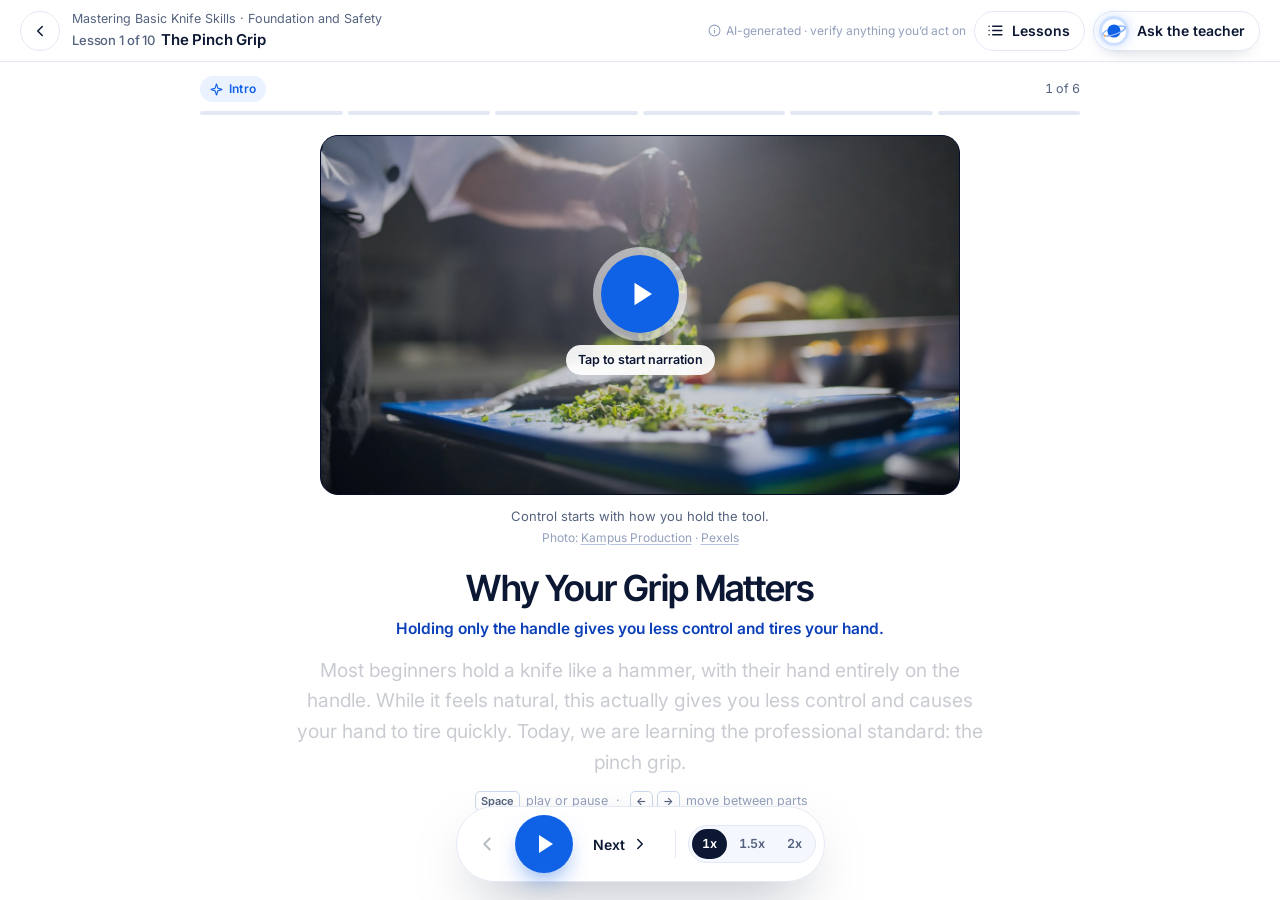
<file: lesson.html>
<!doctype html>
<html lang="en">
<head>
<meta charset="utf-8">
<meta name="viewport" content="width=device-width, initial-scale=1, viewport-fit=cover">
<meta name="robots" content="noindex">
<title>The Pinch Grip — Mastering Basic Knife Skills | Learn Anything</title>
<meta name="theme-color" content="#FFFFFF">
<link rel="preconnect" href="https://fonts.googleapis.com">
<link rel="preconnect" href="https://fonts.gstatic.com" crossorigin>
<link href="https://fonts.googleapis.com/css2?family=Inter+Tight:ital,wght@0,500;0,600;1,500;1,600&family=Inter:wght@400;500;600&display=swap" rel="stylesheet">
<link rel="stylesheet" href="assets/courses.css">
</head>
<body class="la-app" data-page="lesson">

<div class="la-lesson-shell" id="la-lesson">
  <header class="la-lbar">
    <div class="la-lbar-left">
      <a class="la-iconbtn" href="course.html" aria-label="Back to course"><svg viewBox="0 0 24 24" fill="none" stroke="currentColor" stroke-width="2" stroke-linecap="round" stroke-linejoin="round" aria-hidden="true"><path d="m15 18-6-6 6-6"/></svg></a>
      <div class="la-lbar-title">
        <div class="la-lbar-course">Mastering Basic Knife Skills · Foundation and Safety</div>
        <div class="la-lbar-lesson"><small>Lesson 1 of 10</small>The Pinch Grip</div>
      </div>
    </div>
    <div class="la-lbar-right">
      <span class="la-ai-note"><svg viewBox="0 0 24 24" fill="none" stroke="currentColor" stroke-width="2" stroke-linecap="round" stroke-linejoin="round" aria-hidden="true"><circle cx="12" cy="12" r="10"/><path d="M12 16v-4"/><path d="M12 8h.01"/></svg>AI-generated · verify anything you’d act on</span>
      <button class="la-pillbtn" id="la-lessons-btn" type="button" aria-expanded="false" aria-controls="la-drawer"><svg viewBox="0 0 24 24" fill="none" stroke="currentColor" stroke-width="2" stroke-linecap="round" stroke-linejoin="round" aria-hidden="true"><path d="M3 12h.01"/><path d="M3 18h.01"/><path d="M3 6h.01"/><path d="M8 12h13"/><path d="M8 18h13"/><path d="M8 6h13"/></svg><span>Lessons</span></button>
      <button class="la-ask-btn" type="button" data-ask aria-label="Ask the teacher"><span class="la-ask-mark" aria-hidden="true"><svg viewBox="0 0 64 64" width="28" height="28" aria-hidden="true"><defs><clipPath id="mk-ask"><rect x="-20" y="32" width="104" height="60"/></clipPath></defs><g transform="rotate(-18 32 32)"><ellipse cx="32" cy="32" rx="27" ry="8" fill="none" stroke="#8DB6FF" stroke-width="3.2"/></g><circle cx="32" cy="32" r="15" fill="#0F62E6"/><g transform="rotate(-18 32 32)" clip-path="url(#mk-ask)"><ellipse cx="32" cy="32" rx="27" ry="8" fill="none" stroke="#8DB6FF" stroke-width="3.2"/><circle cx="8.6" cy="36" r="3.2" fill="#F2A14F" stroke="#fff" stroke-width="1.2"/></g></svg></span><span>Ask the teacher</span></button>
    </div>
  </header>

  <div class="la-prog">
    <div class="la-prog-in">
      <div class="la-prog-row"><span class="la-type" id="la-type"></span><span class="la-tabular" id="la-counter"></span></div>
      <div class="la-segs" id="la-segs" aria-hidden="true"></div>
    </div>
  </div>

  <main class="la-lmain">
    <div class="la-lcol" id="la-lcol">
      <div class="la-slot"><div class="la-stage" id="la-stage"></div></div>
      <p class="la-cap" id="la-cap"></p>
      <h1 class="la-lh" id="la-lh"></h1>
      <p class="la-key" id="la-key"></p>
      <p class="la-nar" id="la-nar" title="Tap to show all the text"></p>
      <p class="la-nar-hint" id="la-nar-hint"><span class="la-kbd">Space</span> play or pause &nbsp;·&nbsp; <span class="la-kbd">←</span><span class="la-kbd">→</span> move between parts</p>
    </div>
  </main>

  <div class="la-player">
    <div class="la-player-pill" role="group" aria-label="Narration controls">
      <button class="la-pbtn" id="la-prev" type="button" aria-label="Previous segment"><svg viewBox="0 0 24 24" fill="none" stroke="currentColor" stroke-width="2" stroke-linecap="round" stroke-linejoin="round" aria-hidden="true"><path d="m15 18-6-6 6-6"/></svg></button>
      <button class="la-play" id="la-play" type="button" aria-label="Play">
        <svg class="p" viewBox="0 0 24 24" aria-hidden="true"><polygon points="6 3 20 12 6 21 6 3" fill="currentColor"/></svg>
        <svg class="pp" viewBox="0 0 24 24" aria-hidden="true"><rect x="14" y="4" width="4" height="16" rx="1" fill="currentColor"/><rect x="6" y="4" width="4" height="16" rx="1" fill="currentColor"/></svg>
      </button>
      <button class="la-pnext" id="la-next" type="button" aria-label="Next segment"><span>Next</span><svg viewBox="0 0 24 24" fill="none" stroke="currentColor" stroke-width="2" stroke-linecap="round" stroke-linejoin="round" aria-hidden="true"><path d="m9 18 6-6-6-6"/></svg></button>
      <span class="la-pdiv" aria-hidden="true"></span>
      <div class="la-speed" role="group" aria-label="Playback speed">
        <button type="button" data-speed="1" aria-pressed="true">1x</button>
        <button type="button" data-speed="1.5" aria-pressed="false">1.5x</button>
        <button type="button" data-speed="2" aria-pressed="false">2x</button>
      </div>
      <button class="la-speed-cycle" id="la-speed-cycle" type="button" aria-label="Playback speed, tap to change">1x</button>
    </div>
  </div>

  <div class="la-drawer" id="la-drawer" hidden>
    <div class="la-scrim" data-close-drawer></div>
    <div class="la-dpanel" role="dialog" aria-modal="true" aria-label="Lessons in this course">
      <div class="la-dhead">
        <div>
          <h2>Mastering Basic Knife Skills</h2>
          <p>Lesson 1 of 10 · nothing finished yet</p>
          <div class="la-bar"><i style="width:0%"></i></div>
        </div>
        <button class="la-iconbtn" type="button" data-close-drawer aria-label="Close"><svg viewBox="0 0 24 24" fill="none" stroke="currentColor" stroke-width="2" stroke-linecap="round" stroke-linejoin="round" aria-hidden="true"><path d="M18 6 6 18"/><path d="m6 6 12 12"/></svg></button>
      </div>
      <div class="la-dbody" id="la-drawer-body"></div>
    </div>
  </div>

  <div class="la-toast" id="la-ask-toast" hidden role="status">In the app this opens the voice teacher (ElevenLabs). It is not wired in this prototype.</div>
</div>

<script src="assets/courses.js"></script>
</body>
</html>
</file>
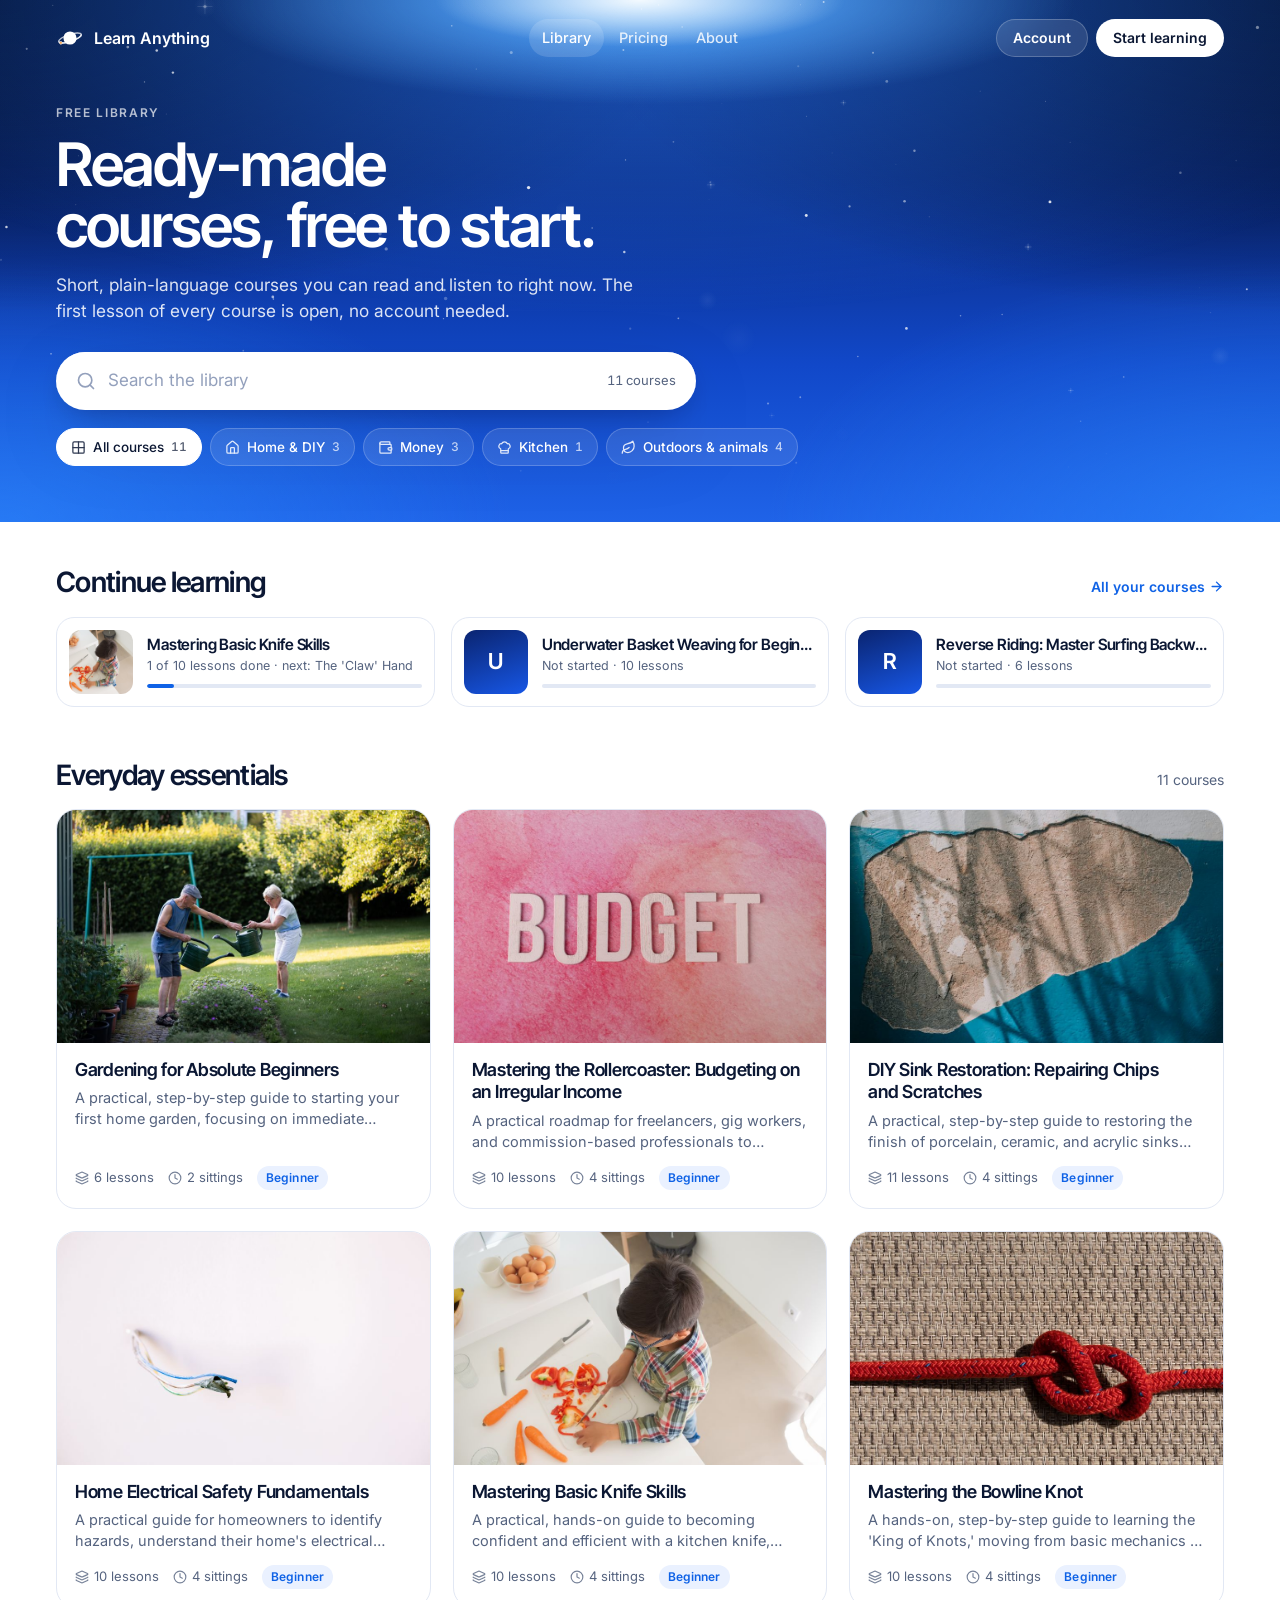
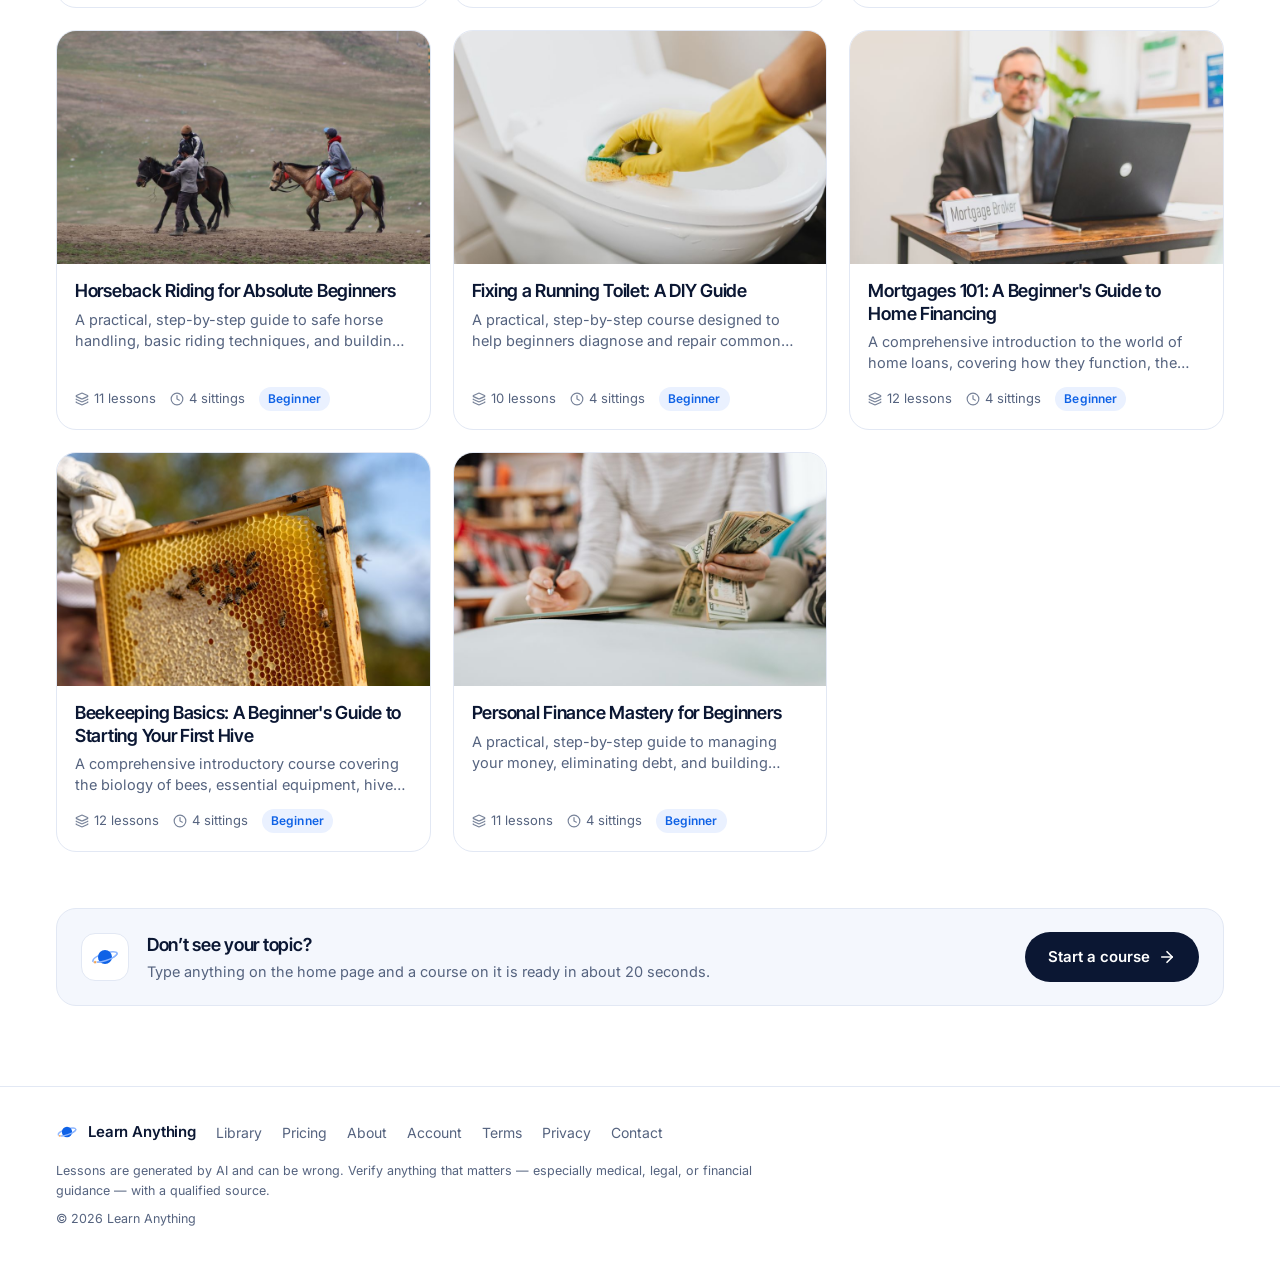
<file: library.html>
<!doctype html>
<html lang="en">
<head>
<meta charset="utf-8">
<meta name="viewport" content="width=device-width, initial-scale=1, viewport-fit=cover">
<meta name="robots" content="noindex">
<title>Free course library — Learn Anything</title>
<meta name="description" content="Short, plain-language courses you can read and listen to right now.">
<meta name="theme-color" content="#0A1C55">
<link rel="preconnect" href="https://fonts.googleapis.com">
<link rel="preconnect" href="https://fonts.gstatic.com" crossorigin>
<link href="https://fonts.googleapis.com/css2?family=Inter+Tight:ital,wght@0,500;0,600;1,500;1,600&family=Inter:wght@400;500;600&display=swap" rel="stylesheet">
<link rel="stylesheet" href="assets/courses.css">
</head>
<body class="la-app" data-page="library">

<header class="la-band">
  <div class="la-sky" aria-hidden="true"><div class="la-sky-light"></div><canvas class="la-stars"></canvas></div>

  <nav class="la-nav la-wrap" aria-label="Main">
    <a class="la-brand" href="https://learn-anything-public.site/">
      <svg viewBox="0 0 64 64" width="28" height="28" aria-hidden="true"><defs><clipPath id="mk-nav"><rect x="-20" y="32" width="104" height="60"/></clipPath></defs><g transform="rotate(-18 32 32)"><ellipse cx="32" cy="32" rx="27" ry="8" fill="none" stroke="rgba(255,255,255,.72)" stroke-width="3.2"/></g><circle cx="32" cy="32" r="15" fill="#fff"/><g transform="rotate(-18 32 32)" clip-path="url(#mk-nav)"><ellipse cx="32" cy="32" rx="27" ry="8" fill="none" stroke="rgba(255,255,255,.72)" stroke-width="3.2"/><circle cx="8.6" cy="36" r="3.2" fill="#F2A14F" stroke="#fff" stroke-width="1.2"/></g></svg>
      <span>Learn Anything</span>
    </a>
    <div class="la-nav-links">
      <a href="library.html" aria-current="page">Library</a>
      <a href="https://learn-anything-public.site/pricing">Pricing</a>
      <a href="https://learn-anything-public.site/about">About</a>
    </div>
    <div class="la-nav-actions">
      <a class="la-btn la-btn-ghost" href="https://learn-anything-public.site/account">Account</a>
      <a class="la-btn la-btn-white" href="https://learn-anything-public.site/#learn">Start learning</a>
      <button class="la-nav-menu" type="button" aria-expanded="false" aria-controls="menu-panel">Menu <svg viewBox="0 0 24 24" fill="none" stroke="currentColor" stroke-width="2" stroke-linecap="round" aria-hidden="true"><line x1="4" x2="20" y1="7" y2="7"/><line x1="4" x2="20" y1="12" y2="12"/><line x1="4" x2="20" y1="17" y2="17"/></svg></button>
    </div>
    <div class="la-menu-panel" id="menu-panel" hidden>
      <a href="library.html">Library</a>
      <a href="https://learn-anything-public.site/pricing">Pricing</a>
      <a href="https://learn-anything-public.site/about">About</a>
      <a href="https://learn-anything-public.site/account">Account</a>
      <a href="https://learn-anything-public.site/#learn">Start learning</a>
    </div>
  </nav>

  <div class="la-ph la-wrap">
    <p class="la-eyebrow">Free library</p>
    <h1 class="la-display">Ready-made courses, free to start.</h1>
    <p class="la-lede">Short, plain-language courses you can read and listen to right now. The first lesson of every course is open, no account needed.</p>
    <form class="la-search" role="search" onsubmit="return false">
      <svg viewBox="0 0 24 24" fill="none" stroke="currentColor" stroke-width="2" stroke-linecap="round" stroke-linejoin="round" aria-hidden="true"><circle cx="11" cy="11" r="8"/><path d="m21 21-4.3-4.3"/></svg>
      <label class="la-sr-only" for="la-q">Search the library</label>
      <input id="la-q" type="text" inputmode="search" placeholder="Search the library" autocomplete="off" spellcheck="false">
      <span class="la-search-count">11 courses</span>
      <button class="la-search-clear" type="button" aria-label="Clear search"><svg viewBox="0 0 24 24" width="16" height="16" fill="none" stroke="currentColor" stroke-width="2" stroke-linecap="round" aria-hidden="true"><path d="M18 6 6 18"/><path d="m6 6 12 12"/></svg></button>
    </form>
    <div class="la-filters" id="la-filters" role="group" aria-label="Filter by topic"></div>
  </div>
</header>

<main class="la-wrap">
  <section style="margin-top:44px">
    <div class="la-sec-head">
      <h2>Continue learning</h2>
      <a href="https://learn-anything-public.site/">All your courses <svg viewBox="0 0 24 24" fill="none" stroke="currentColor" stroke-width="2.2" stroke-linecap="round" stroke-linejoin="round" aria-hidden="true"><path d="M5 12h14"/><path d="m12 5 7 7-7 7"/></svg></a>
    </div>
    <div class="la-continue" id="la-mine"></div>
  </section>

  <section style="margin-top:52px">
    <div class="la-sec-head">
      <h2>Everyday essentials</h2>
      <p id="la-grid-count">11 courses</p>
    </div>
    <div class="la-grid-cards" id="la-grid"></div>
    <p class="la-empty" id="la-empty">Nothing in the library matches that yet. Try another word, or <a href="https://learn-anything-public.site/#learn" style="color:var(--la-blue);font-weight:600">start a course on it</a>.</p>
  </section>

  <section class="la-promo">
    <span class="la-ico"><svg viewBox="0 0 64 64" width="30" height="30" aria-hidden="true"><defs><clipPath id="mk-promo"><rect x="-20" y="32" width="104" height="60"/></clipPath></defs><g transform="rotate(-18 32 32)"><ellipse cx="32" cy="32" rx="27" ry="8" fill="none" stroke="#8DB6FF" stroke-width="3.2"/></g><circle cx="32" cy="32" r="15" fill="#0F62E6"/><g transform="rotate(-18 32 32)" clip-path="url(#mk-promo)"><ellipse cx="32" cy="32" rx="27" ry="8" fill="none" stroke="#8DB6FF" stroke-width="3.2"/><circle cx="8.6" cy="36" r="3.2" fill="#F2A14F" stroke="#fff" stroke-width="1.2"/></g></svg></span>
    <div>
      <h3>Don’t see your topic?</h3>
      <p>Type anything on the home page and a course on it is ready in about 20 seconds.</p>
    </div>
    <a class="la-btn la-btn-ink la-btn-lg" href="https://learn-anything-public.site/#learn">Start a course <svg viewBox="0 0 24 24" fill="none" stroke="currentColor" stroke-width="2.2" stroke-linecap="round" stroke-linejoin="round" aria-hidden="true"><path d="M5 12h14"/><path d="m12 5 7 7-7 7"/></svg></a>
  </section>
</main>

<footer class="la-foot">
  <div class="la-wrap">
    <nav class="la-foot-links" aria-label="Footer">
      <a class="la-brand" href="https://learn-anything-public.site/"><svg viewBox="0 0 64 64" width="22" height="22" aria-hidden="true"><defs><clipPath id="mk-foot"><rect x="-20" y="32" width="104" height="60"/></clipPath></defs><g transform="rotate(-18 32 32)"><ellipse cx="32" cy="32" rx="27" ry="8" fill="none" stroke="#8DB6FF" stroke-width="3.2"/></g><circle cx="32" cy="32" r="15" fill="#0F62E6"/><g transform="rotate(-18 32 32)" clip-path="url(#mk-foot)"><ellipse cx="32" cy="32" rx="27" ry="8" fill="none" stroke="#8DB6FF" stroke-width="3.2"/><circle cx="8.6" cy="36" r="3.2" fill="#F2A14F" stroke="#fff" stroke-width="1.2"/></g></svg>Learn Anything</a>
      <a href="library.html">Library</a>
      <a href="https://learn-anything-public.site/pricing">Pricing</a>
      <a href="https://learn-anything-public.site/about">About</a>
      <a href="https://learn-anything-public.site/account">Account</a>
      <a href="https://learn-anything-public.site/terms">Terms</a>
      <a href="https://learn-anything-public.site/privacy">Privacy</a>
      <a href="https://learn-anything-public.site/contact">Contact</a>
    </nav>
    <p class="la-disclaimer">Lessons are generated by AI and can be wrong. Verify anything that matters — especially medical, legal, or financial guidance — with a qualified source.</p>
    <p class="la-copy">© 2026 Learn Anything</p>
  </div>
</footer>

<script src="assets/courses.js"></script>
</body>
</html>
</file>
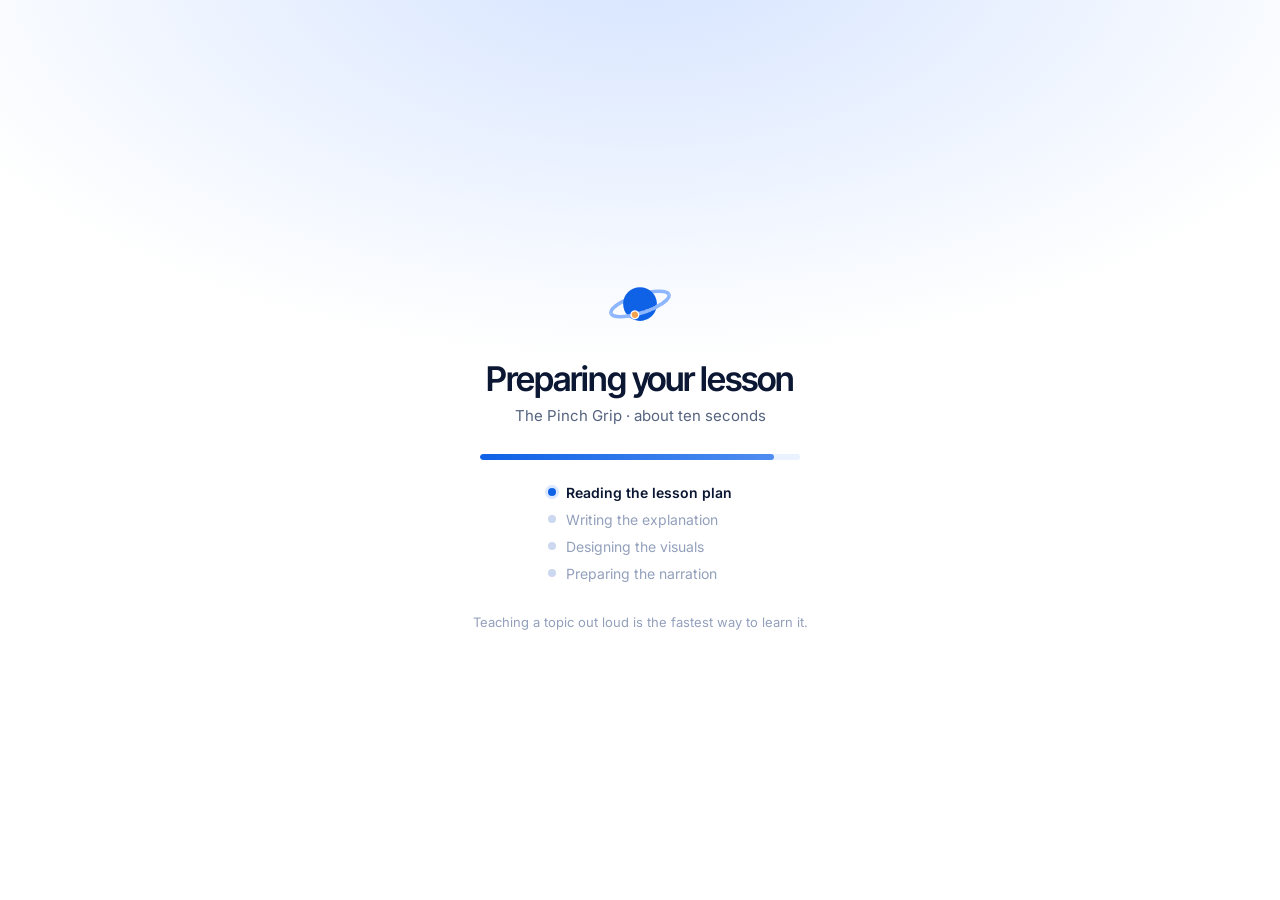
<file: loading.html>
<!doctype html>
<html lang="en">
<head>
<meta charset="utf-8">
<meta name="viewport" content="width=device-width, initial-scale=1, viewport-fit=cover">
<meta name="robots" content="noindex">
<title>Preparing your lesson — Learn Anything</title>
<meta name="theme-color" content="#FFFFFF">
<link rel="preconnect" href="https://fonts.googleapis.com">
<link rel="preconnect" href="https://fonts.gstatic.com" crossorigin>
<link href="https://fonts.googleapis.com/css2?family=Inter+Tight:ital,wght@0,500;0,600;1,500;1,600&family=Inter:wght@400;500;600&display=swap" rel="stylesheet">
<link rel="stylesheet" href="assets/courses.css">
</head>
<body class="la-app" data-page="loading">

<div class="la-loading" id="la-loading" role="status" aria-live="polite">
  <div class="la-loading-in">
    <svg viewBox="0 0 64 64" width="72" height="72" aria-hidden="true">
      <defs>
        <clipPath id="mk-back"><rect x="-20" y="-28" width="104" height="60"/></clipPath>
        <clipPath id="mk-front"><rect x="-20" y="32" width="104" height="60"/></clipPath>
      </defs>
      <g transform="rotate(-18 32 32)" clip-path="url(#mk-back)">
        <ellipse cx="32" cy="32" rx="27" ry="8" fill="none" stroke="#8DB6FF" stroke-width="3.2"/>
        <circle r="3.4" fill="#F2A14F" stroke="#fff" stroke-width="1.2"><animateMotion dur="3.2s" repeatCount="indefinite" path="M59 32 A27 8 0 1 1 5 32 A27 8 0 1 1 59 32"/></circle>
      </g>
      <circle cx="32" cy="32" r="15" fill="#0F62E6"/>
      <g transform="rotate(-18 32 32)" clip-path="url(#mk-front)">
        <ellipse cx="32" cy="32" rx="27" ry="8" fill="none" stroke="#8DB6FF" stroke-width="3.2"/>
        <circle r="3.4" fill="#F2A14F" stroke="#fff" stroke-width="1.2"><animateMotion dur="3.2s" repeatCount="indefinite" path="M59 32 A27 8 0 1 1 5 32 A27 8 0 1 1 59 32"/></circle>
      </g>
    </svg>
    <h1 class="la-display">Preparing your lesson</h1>
    <p class="la-sub">The Pinch Grip · about ten seconds</p>
    <div class="la-bar" role="progressbar" aria-label="Generating"><i></i></div>
    <ol class="la-steps-l">
      <li>Reading the lesson plan</li>
      <li>Writing the explanation</li>
      <li>Designing the visuals</li>
      <li>Preparing the narration</li>
    </ol>
    <p class="la-tip">Teaching a topic out loud is the fastest way to learn it.</p>
  </div>
</div>

<script src="assets/courses.js"></script>
</body>
</html>
</file>
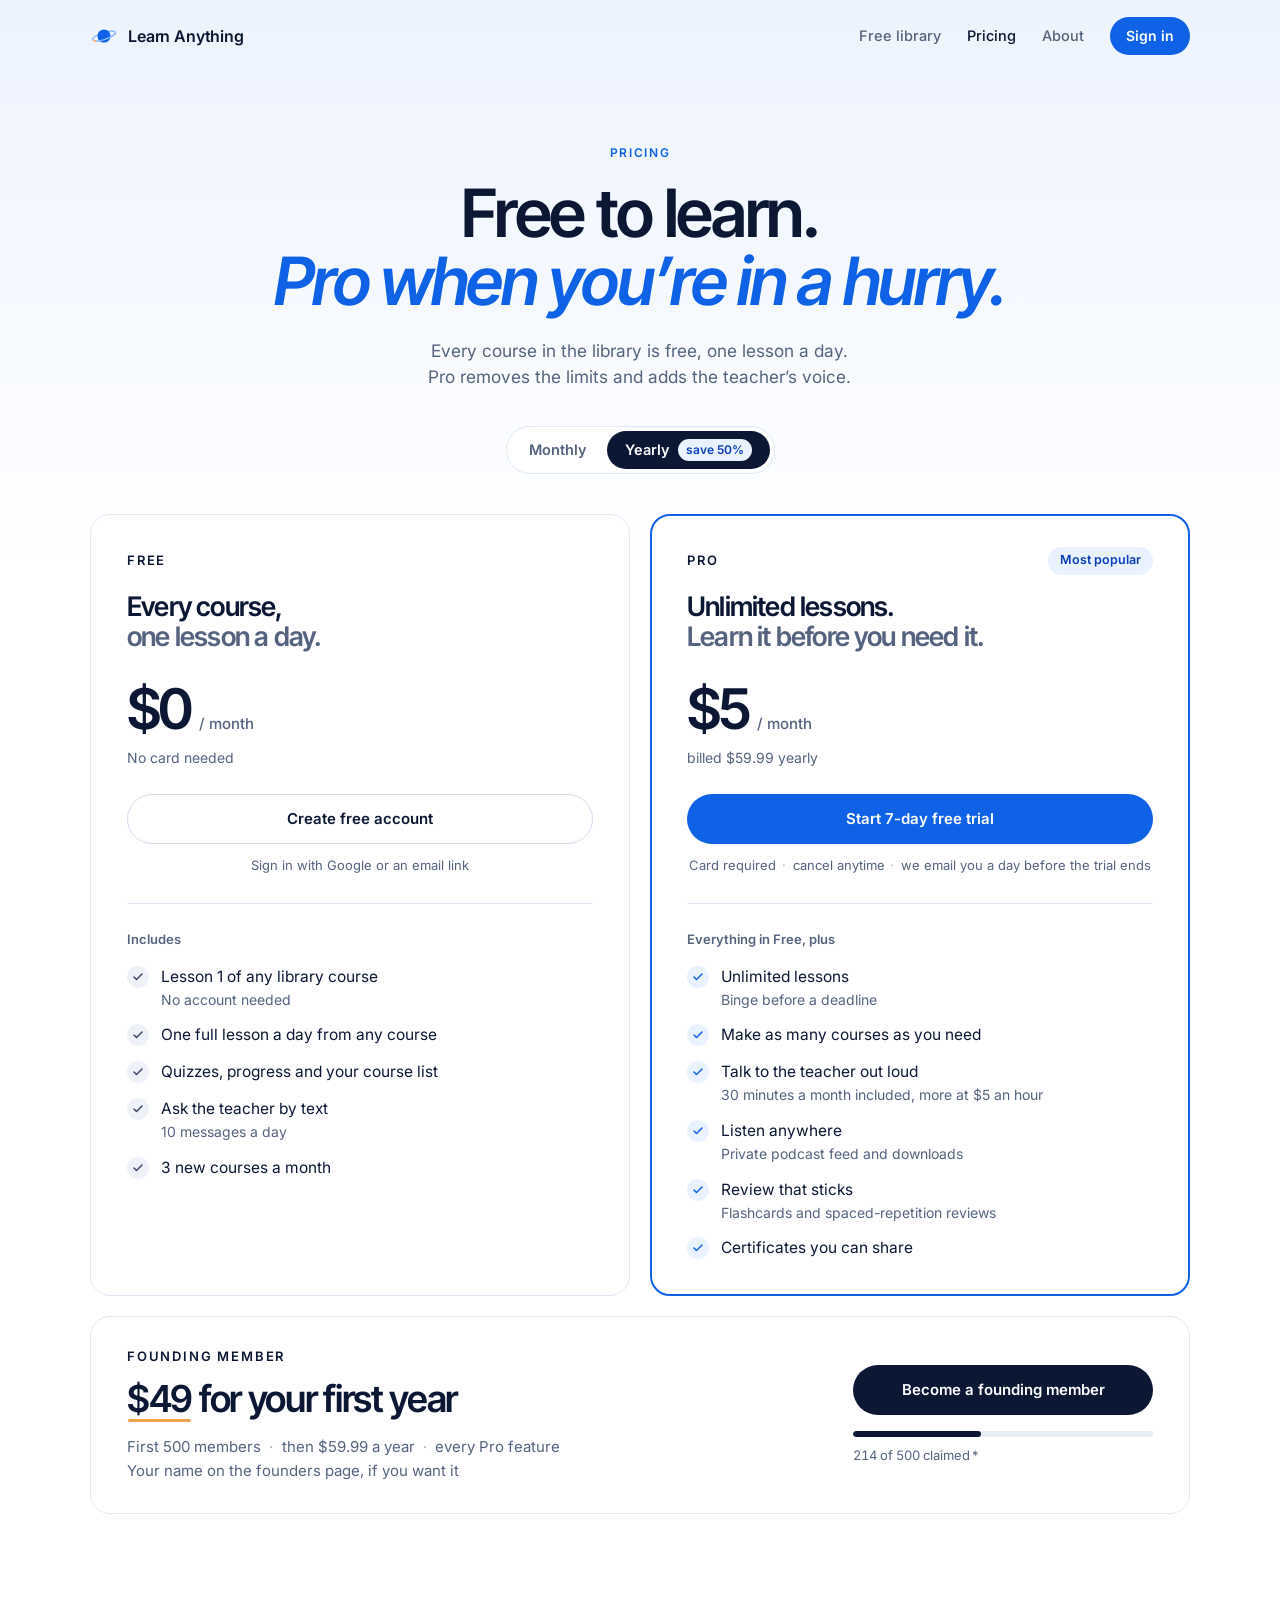
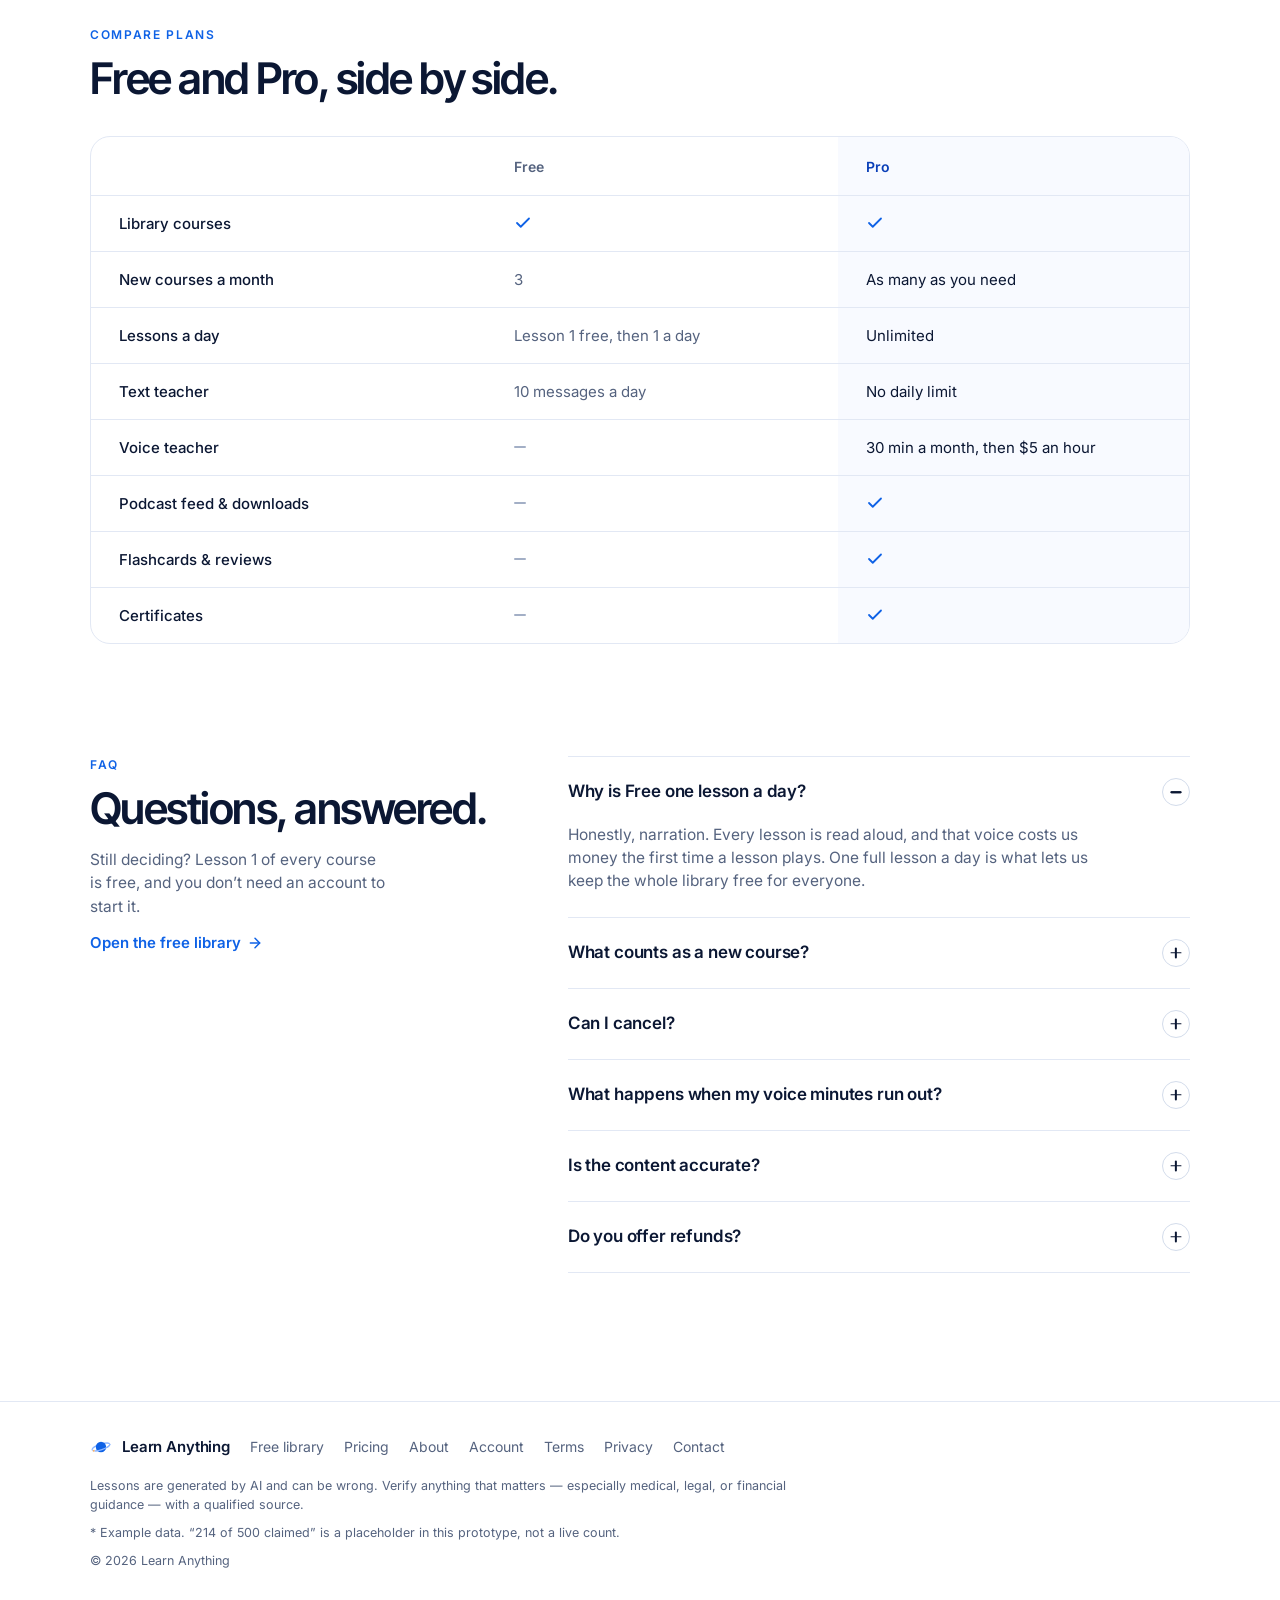
<file: pricing.html>
<!doctype html>
<html lang="en" data-billing="yearly">
<head>
<meta charset="utf-8">
<meta name="viewport" content="width=device-width,initial-scale=1,viewport-fit=cover">
<meta name="robots" content="noindex">
<title>Learn Anything Pricing</title>
<meta name="description" content="Every course in the library is free, one lesson a day. Pro removes the limits and adds the teacher's voice.">
<link rel="preconnect" href="https://fonts.googleapis.com">
<link rel="preconnect" href="https://fonts.gstatic.com" crossorigin>
<link rel="stylesheet" href="https://fonts.googleapis.com/css2?family=Inter+Tight:ital,wght@0,600;1,600&family=Inter:wght@400;500;600&display=swap">
<style>
/* Pricing v2 — reference design for Lovable. Tokens match the live site and the home redesign.
   Layout: pale sky wash at the top fading to white, one 1100px column. The pricing board (two plan cards,
   founding band) reads as one unit; comparison and FAQ sit quietly below. */
:root{
  --paper:#FFFFFF; --paper-2:#F4F7FD; --ink:#0B1733; --ink-2:#55637F; --line:#E2E8F4;
  --blue:#0F62E6; --blue-deep:#0A3FB8; --orange:#F2A14F; --ring:#8DB6FF; --tint:#EAF2FF;
  --line-2:#D3DCEB;             /* outline buttons: one step darker than --line */
  --mute:#A3AFC6;               /* separators, dashes */
  --display:"Inter Tight","Inter",system-ui,-apple-system,"Segoe UI",sans-serif;
  --body:"Inter",system-ui,-apple-system,"Segoe UI",sans-serif;
  --wrap:1100px; --gutter:24px;
  color-scheme:light;
}
*{box-sizing:border-box}
html{-webkit-text-size-adjust:100%}
body{margin:0;background:var(--paper);color:var(--ink);font-family:var(--body);font-size:16px;line-height:1.5;-webkit-font-smoothing:antialiased}
a{color:inherit}
h1,h2,h3,p,ul,ol{margin:0}
ul,ol{padding:0;list-style:none}
button{font:inherit;color:inherit}
svg{display:block;flex:none}
:focus-visible{outline:2px solid var(--blue);outline-offset:3px}
.nw{white-space:nowrap}
.sr-only{position:absolute;width:1px;height:1px;padding:0;margin:-1px;overflow:hidden;clip:rect(0 0 0 0);white-space:nowrap;border:0}
.wrap{max-width:calc(var(--wrap) + 2 * var(--gutter));margin-inline:auto;padding-inline:var(--gutter)}
.display{font-family:var(--display);font-weight:600;letter-spacing:-.035em;line-height:1.02;text-wrap:balance}
.eyebrow{font-size:12px;font-weight:600;letter-spacing:.14em;text-transform:uppercase;color:var(--blue)}

/* ---------- buttons ---------- */
.btn{display:inline-flex;align-items:center;justify-content:center;gap:8px;text-decoration:none;font-weight:600;font-size:14.5px;line-height:1;height:44px;padding:0 20px;border-radius:999px;border:1px solid transparent;cursor:pointer;white-space:nowrap;transition:background .18s,border-color .18s,color .18s}
.btn-primary{background:var(--blue);color:#fff}
.btn-primary:hover{background:var(--blue-deep)}
.btn-secondary{background:#fff;color:var(--ink);border-color:var(--line-2)}
.btn-secondary:hover{background:var(--paper-2);border-color:#C3CEE3}
.btn-ink{background:var(--ink);color:#fff}
.btn-ink:hover{background:#1C2C55}
.btn-sm{height:38px;padding:0 15px;font-size:14px}
.btn-lg{height:50px;font-size:15px}

/* ---------- nav ---------- */
.top{background:linear-gradient(180deg,#EDF3FE 0%,#F6F9FF 300px,#FFFFFF 560px)}
.nav{position:relative;display:flex;align-items:center;justify-content:space-between;height:72px}
.brand{display:inline-flex;align-items:center;gap:10px;text-decoration:none;font-weight:600;font-size:16px;letter-spacing:-.01em}
.nav-right{display:flex;align-items:center;gap:4px}
.nav-links{display:flex;gap:2px;margin-right:10px}
.nav-links a{color:var(--ink-2);text-decoration:none;font-size:14.5px;font-weight:500;padding:8px 12px;border-radius:999px;transition:color .18s,background .18s}
.nav-links a:hover{color:var(--ink);background:rgba(15,98,230,.06)}
.nav-links a[aria-current="page"]{color:var(--ink)}
.menu{position:relative;display:none;margin-left:6px}
.menu summary{list-style:none;display:grid;place-items:center;width:38px;height:38px;border-radius:999px;border:1px solid var(--line-2);background:#fff;cursor:pointer}
.menu summary::-webkit-details-marker{display:none}
.menu summary svg{width:18px;height:18px}
.menu-panel{position:absolute;right:0;top:46px;z-index:10;width:220px;padding:6px;background:#fff;border:1px solid var(--line);border-radius:16px;box-shadow:0 24px 48px -24px rgba(11,23,51,.35)}
.menu-panel a{display:block;padding:11px 12px;border-radius:10px;text-decoration:none;font-size:15px;font-weight:500}
.menu-panel a:hover{background:var(--paper-2)}

/* ---------- intro + billing toggle ---------- */
.intro{text-align:center;padding-top:72px}
.intro h1{margin-top:18px;font-size:clamp(40px,5.2vw,70px)}
.intro h1 span{display:block}
.intro h1 em{font-style:italic;color:var(--blue)}
.lede{margin:22px auto 0;max-width:33em;font-size:clamp(17px,1.35vw,19px);line-height:1.5;color:var(--ink-2);text-wrap:balance}
.billing{display:inline-flex;gap:2px;margin-top:36px;padding:4px;border:1px solid var(--line);border-radius:999px;background:#fff}
.seg{position:relative;display:inline-flex;align-items:center;gap:8px;height:38px;padding:0 18px;border-radius:999px;font-size:14.5px;font-weight:600;color:var(--ink-2);cursor:pointer;user-select:none;transition:background .18s,color .18s}
.seg input{position:absolute;inset:0;margin:0;opacity:0;cursor:pointer}
.seg:hover{color:var(--ink)}
.seg:has(input:checked){background:var(--ink);color:#fff}
.seg:has(input:focus-visible){outline:2px solid var(--blue);outline-offset:2px}
.save{display:inline-flex;align-items:center;height:22px;padding:0 8px;border-radius:999px;background:var(--tint);color:var(--blue-deep);font-size:12px;font-weight:600}
.m{display:none}
[data-billing="monthly"] .m{display:inline}
[data-billing="monthly"] .y{display:none}

/* ---------- plan cards ---------- */
.plans{display:grid;grid-template-columns:repeat(2,minmax(0,1fr));grid-template-rows:repeat(6,auto);column-gap:20px;margin-top:40px}
.plan{grid-row:span 6;display:grid;grid-template-rows:subgrid;row-gap:0;padding:32px 36px 36px;background:#fff;border:1px solid var(--line);border-radius:20px}
.plan-pro{border:2px solid var(--blue);padding:31px 35px 35px}
.plan-head{display:flex;align-items:center;justify-content:space-between;gap:12px;min-height:28px}
.plan-name,.label{font-size:13px;font-weight:600;letter-spacing:.14em;text-transform:uppercase;color:var(--ink)}
.chip{display:inline-flex;align-items:center;height:28px;padding:0 12px;border-radius:999px;background:var(--tint);color:var(--blue-deep);font-size:12.5px;font-weight:600}
.plan-line{margin-top:16px;font-size:clamp(23px,2.1vw,27px);line-height:1.12;letter-spacing:-.03em}
.plan-line span{display:block}
.plan-line span+span{color:var(--ink-2)}
.price-block{margin-top:30px}
.price{display:flex;align-items:baseline;gap:8px}
.amount{font-family:var(--display);font-weight:600;font-size:56px;line-height:1;letter-spacing:-.045em}
.per{font-size:15px;font-weight:500;color:var(--ink-2)}
.price-note{margin-top:10px;font-size:14px;color:var(--ink-2)}
.plan .btn{margin-top:26px;width:100%}
.fine{margin-top:12px;font-size:13px;line-height:1.5;color:var(--ink-2);text-align:center;container-type:inline-size} /* container on the line itself: containment on .plan would switch off its subgrid */
.fine span{white-space:nowrap}
.fine span:not(:last-child)::after{content:"·";margin:0 .18em 0 .45em;color:var(--mute)} /* the literal space between spans supplies the rest, and the line-break point */
@container (max-width:450px){
  .fine span:last-child{display:block}
  .fine span:last-child::first-letter{text-transform:uppercase}
  .fine span:nth-last-child(2)::after{content:none}
}
.features{margin-top:28px;padding-top:26px;border-top:1px solid var(--line)}
.features-label{font-size:13px;font-weight:600;color:var(--ink-2)}
.features ul{display:grid;gap:15px;margin-top:16px}
.features li{display:grid;grid-template-columns:22px minmax(0,1fr);gap:12px;font-size:15.5px;line-height:1.42;text-wrap:pretty}
.features small{display:block;margin-top:2px;font-size:14px;line-height:1.4;color:var(--ink-2);text-wrap:balance}
.tick{display:grid;place-items:center;width:22px;height:22px;border-radius:999px;background:#EEF2F8;color:#3B4866}
.plan-pro .tick{background:var(--tint);color:var(--blue)}
.tick svg{width:12px;height:12px}

/* ---------- founding member band ---------- */
.founding{display:grid;grid-template-columns:minmax(0,1fr) 300px;align-items:center;gap:28px 56px;margin-top:20px;padding:30px 36px;background:#fff;border:1px solid var(--line);border-radius:20px}
.founding h2{margin-top:12px;font-size:clamp(28px,2.9vw,38px);line-height:1.08}
.founding-price{position:relative;display:inline-block}
.founding-price::after{content:"";position:absolute;left:.04em;right:.02em;bottom:-.1em;height:.1em;border-radius:99px;background:var(--orange)}
.terms{display:flex;flex-wrap:wrap;margin-top:16px;font-size:15px;line-height:1.6;color:var(--ink-2)}
.terms li{white-space:nowrap}
.terms li:nth-child(-n+2)::after{content:"·";margin:0 .55em;color:var(--mute)}
.terms li:last-child{flex-basis:100%;white-space:normal}
.founding-cta{display:grid;gap:16px}
.founding-cta .btn{width:100%}
.claimed{display:grid;gap:9px}
.meter{height:6px;border-radius:999px;background:#E8EDF6;overflow:hidden}
.meter span{display:block;height:100%;border-radius:inherit;background:var(--ink)}
.claimed p{font-size:13px;color:var(--ink-2);font-variant-numeric:tabular-nums}
.fn{color:var(--ink-2);text-decoration:none;margin-left:1px}
.fn:hover{color:var(--ink)}

/* ---------- teams & teachers ---------- */
.teams{display:grid;grid-template-columns:minmax(0,1fr) minmax(0,1fr);align-items:center;gap:32px 72px;margin-top:20px;padding:40px;background:var(--paper-2);border:1px solid var(--line);border-radius:20px}
.teams h2{margin-top:12px;font-size:clamp(28px,2.9vw,38px);line-height:1.08;max-width:15ch}
.seats{margin-top:14px;font-size:15.5px;color:var(--ink-2)}
.teams .btn{margin-top:26px}
.teams-list li{display:flex;align-items:center;gap:14px;padding:15px 0;border-top:1px solid var(--line);font-size:16px;font-weight:500}
.teams-list li:last-child{border-bottom:1px solid var(--line)}
.ico{display:grid;place-items:center;width:40px;height:40px;border-radius:12px;background:#fff;border:1px solid var(--line);color:var(--blue)}
.ico svg{width:19px;height:19px}

/* ---------- comparison ---------- */
.section{padding-top:112px}
.section h2{margin-top:12px;font-size:clamp(30px,3.4vw,44px)}
.table-shell{position:relative;margin-top:36px}
.table-wrap{position:relative;border:1px solid var(--line);border-radius:20px;overflow:hidden}
.swipe{display:none}
.compare{width:100%;table-layout:fixed;border-collapse:separate;border-spacing:0;font-size:15px;line-height:1.4}
.c-label{width:36%}
.c-val{width:32%}
.compare th,.compare td{padding:17px 28px;text-align:left;vertical-align:middle;border-top:1px solid var(--line);text-wrap:balance}
.compare thead th{border-top:0;padding-top:20px;padding-bottom:18px;font-size:14px;font-weight:600;color:var(--ink-2)}
.compare thead th.pro{color:var(--blue-deep)}
.compare tbody th{font-weight:500;color:var(--ink)}
.compare td{color:var(--ink-2)}
.compare .pro{background:#F8FAFF}
.compare td.pro{color:var(--ink)}
.yes{color:var(--blue)}
.yes svg{width:18px;height:18px}
.no{display:block;width:12px;height:2px;border-radius:2px;background:var(--mute)}

/* ---------- FAQ ---------- */
.faq{display:grid;grid-template-columns:minmax(0,.78fr) minmax(0,1.22fr);gap:40px 80px;align-items:start}
.faq-copy{margin-top:18px;max-width:30ch;color:var(--ink-2);font-size:15.5px}
.text-link{display:inline-flex;align-items:center;gap:6px;margin-top:14px;color:var(--blue);font-weight:600;font-size:15px;text-decoration:none}
.text-link svg{width:16px;height:16px;transition:transform .18s}
.text-link:hover svg{transform:translateX(2px)}
.qa{border-top:1px solid var(--line)}
.qa:last-child{border-bottom:1px solid var(--line)}
.qa summary{display:flex;align-items:center;justify-content:space-between;gap:24px;padding:21px 0;list-style:none;cursor:pointer;font-size:17px;font-weight:600;letter-spacing:-.01em}
.qa summary::-webkit-details-marker{display:none}
.q{text-wrap:balance}
.pm{position:relative;flex:none;width:28px;height:28px;border-radius:999px;border:1px solid var(--line-2);transition:background .18s}
.qa summary:hover .pm{background:var(--paper-2)}
.pm::before,.pm::after{content:"";position:absolute;left:50%;top:50%;width:11px;height:1.75px;border-radius:2px;background:var(--ink);transform:translate(-50%,-50%)}
.pm::after{transform:translate(-50%,-50%) rotate(90deg);transition:transform .2s}
.qa[open] .pm::after{transform:translate(-50%,-50%) rotate(0)}
.qa p{max-width:60ch;padding:0 52px 24px 0;margin-top:-4px;font-size:15.5px;color:var(--ink-2);text-wrap:pretty}

/* ---------- footer ---------- */
.foot{margin-top:128px;padding-top:34px;padding-bottom:44px;border-top:1px solid var(--line)}
.foot-links{display:flex;flex-wrap:wrap;align-items:center;gap:6px 20px}
.foot-links a{color:var(--ink-2);text-decoration:none;font-size:14px}
.foot-links a:hover{color:var(--ink);text-decoration:underline;text-underline-offset:3px}
.foot-links .brand{color:var(--ink);font-size:15px}
.disclaimer{margin-top:18px;max-width:720px;font-size:12.5px;line-height:1.55;color:var(--ink-2);text-wrap:pretty}
.example-note{margin-top:8px;max-width:720px;font-size:12.5px;line-height:1.55;color:var(--ink-2);text-wrap:pretty}
.copy{margin-top:10px;font-size:12.5px;color:var(--ink-2)}

/* ---------- responsive ---------- */
@media (max-width:900px){
  .nav-links{display:none}
  .menu{display:block}
  .founding,.teams,.faq{grid-template-columns:minmax(0,1fr)}
  .founding-cta{max-width:380px}
}
@media (max-width:760px){
  .board{max-width:560px;margin-inline:auto}
  .plans{grid-template-columns:minmax(0,1fr);grid-template-rows:none;row-gap:16px}
  .plan{grid-row:auto;display:flex;flex-direction:column}
}
@media (max-width:640px){
  :root{--gutter:16px}
  .nav{height:64px}
  .intro{padding-top:40px}
  .intro h1{margin-top:14px}
  .lede{margin-top:16px}
  .billing{margin-top:28px}
  .plans{margin-top:28px}
  .plan{padding:24px 22px 26px}
  .plan-pro{padding:23px 21px 25px}
  .price-block{margin-top:22px}
  .plan .btn{margin-top:22px}
  .features{margin-top:24px;padding-top:22px}
  .features ul{gap:13px}
  .amount{font-size:50px}
  .founding{padding:24px 22px;margin-top:16px}
  .terms{display:grid;gap:5px;line-height:1.45}
  .terms li{position:relative;display:block;padding-left:15px;white-space:normal}
  .terms li::before{content:"";position:absolute;left:0;top:.62em;width:5px;height:5px;border-radius:99px;background:var(--mute)}
  .terms li:nth-child(n)::after{content:none}
  .terms li::first-letter{text-transform:uppercase}
  .founding-cta{max-width:none}
  .teams{padding:28px 22px;margin-top:16px}
  .teams .btn{width:100%}
  .teams-list li{padding:13px 0}
  .section{padding-top:72px}
  .swipe{display:flex;align-items:center;justify-content:flex-end;gap:6px;margin-top:22px;font-size:13px;font-weight:500;color:var(--ink-2)}
  .swipe svg{width:15px;height:15px}
  .table-shell{margin-top:10px;timeline-scope:--compare}
  .table-wrap{overflow-x:auto;overscroll-behavior-x:contain;scroll-timeline:--compare x}
  .table-shell::after{content:"";position:absolute;top:1px;right:1px;bottom:1px;width:48px;border-radius:0 19px 19px 0;pointer-events:none;
    background:linear-gradient(90deg,rgba(255,255,255,0),#fff 80%);animation:edge-clear linear both;animation-timeline:--compare}
  .compare{width:448px;font-size:14px}
  .c-label{width:136px}
  .c-val{width:156px}
  .compare th,.compare td{padding:14px}
  .compare thead th{padding-top:16px;padding-bottom:14px}
  .compare tbody th,.compare thead th:first-child{position:sticky;left:0;z-index:1;background:#fff;box-shadow:1px 0 0 var(--line)}
  .qa summary{font-size:16px;padding:19px 0}
  .qa p{padding-right:8px}
  .foot{margin-top:80px}
}
@keyframes edge-clear{0%,75%{opacity:1}100%{opacity:0}}
@media (prefers-reduced-motion:reduce){*{transition:none!important}}
</style>
</head>
<body>

<div class="top">
  <header class="wrap">
    <nav class="nav" aria-label="Main">
      <a class="brand" href="https://learn-anything-public.site/">
        <svg viewBox="0 0 64 64" width="28" height="28" aria-hidden="true"><defs><clipPath id="mk-nav"><rect x="-20" y="32" width="104" height="60"/></clipPath></defs><g transform="rotate(-18 32 32)"><ellipse cx="32" cy="32" rx="27" ry="8" fill="none" stroke="#8DB6FF" stroke-width="3.2"/></g><circle cx="32" cy="32" r="15" fill="#0F62E6"/><g transform="rotate(-18 32 32)" clip-path="url(#mk-nav)"><ellipse cx="32" cy="32" rx="27" ry="8" fill="none" stroke="#8DB6FF" stroke-width="3.2"/><circle cx="8.6" cy="36" r="3.2" fill="#F2A14F" stroke="#fff" stroke-width="1.2"/></g></svg>
        <span>Learn Anything</span>
      </a>
      <div class="nav-right">
        <div class="nav-links">
          <a href="https://learn-anything-public.site/library">Free library</a>
          <a href="https://learn-anything-public.site/pricing" aria-current="page">Pricing</a>
          <a href="https://learn-anything-public.site/about">About</a>
        </div>
        <a class="btn btn-primary btn-sm" href="https://learn-anything-public.site/auth">Sign in</a>
        <details class="menu">
          <summary aria-label="Menu"><svg viewBox="0 0 24 24" fill="none" stroke="currentColor" stroke-width="2" stroke-linecap="round" aria-hidden="true"><line x1="4" x2="20" y1="6.5" y2="6.5"/><line x1="4" x2="20" y1="12" y2="12"/><line x1="4" x2="20" y1="17.5" y2="17.5"/></svg></summary>
          <div class="menu-panel">
            <a href="https://learn-anything-public.site/library">Free library</a>
            <a href="https://learn-anything-public.site/pricing" aria-current="page">Pricing</a>
            <a href="https://learn-anything-public.site/about">About</a>
          </div>
        </details>
      </div>
    </nav>
  </header>

  <main>
    <section class="intro wrap" aria-labelledby="pricing-title">
      <p class="eyebrow">Pricing</p>
      <h1 class="display" id="pricing-title"><span>Free to learn.</span> <span><em>Pro when you’re in a hurry.</em></span></h1>
      <p class="lede">Every course in the library is free, one lesson a day. Pro removes the limits and adds the teacher’s voice.</p>

      <div class="billing" role="radiogroup" aria-label="Billing period">
        <label class="seg"><input type="radio" name="billing" value="monthly" id="bill-monthly"><span>Monthly</span></label>
        <label class="seg"><input type="radio" name="billing" value="yearly" id="bill-yearly" checked><span>Yearly</span><span class="save">save 50%</span></label>
      </div>
    </section>

    <section class="wrap" aria-label="Plans">
     <div class="board">
      <div class="plans">
        <article class="plan" aria-labelledby="plan-free">
          <div class="plan-head"><h2 class="plan-name" id="plan-free">Free</h2></div>
          <p class="plan-line display"><span>Every course,</span> <span>one lesson a day.</span></p>
          <div class="price-block">
            <p class="price"><span class="amount">$0</span><span class="per">/ month</span></p>
            <p class="price-note">No card needed</p>
          </div>
          <a class="btn btn-secondary btn-lg" href="https://learn-anything-public.site/auth">Create free account</a>
          <p class="fine">Sign in with Google or an email link</p>
          <div class="features">
            <p class="features-label">Includes</p>
            <ul>
              <li><span class="tick" aria-hidden="true"><svg viewBox="0 0 24 24" fill="none" stroke="currentColor" stroke-width="3" stroke-linecap="round" stroke-linejoin="round"><path d="M20 6 9 17l-5-5"/></svg></span><span>Lesson 1 of any library course<small>No account needed</small></span></li>
              <li><span class="tick" aria-hidden="true"><svg viewBox="0 0 24 24" fill="none" stroke="currentColor" stroke-width="3" stroke-linecap="round" stroke-linejoin="round"><path d="M20 6 9 17l-5-5"/></svg></span><span>One full lesson a day from any course</span></li>
              <li><span class="tick" aria-hidden="true"><svg viewBox="0 0 24 24" fill="none" stroke="currentColor" stroke-width="3" stroke-linecap="round" stroke-linejoin="round"><path d="M20 6 9 17l-5-5"/></svg></span><span>Quizzes, progress and your course list</span></li>
              <li><span class="tick" aria-hidden="true"><svg viewBox="0 0 24 24" fill="none" stroke="currentColor" stroke-width="3" stroke-linecap="round" stroke-linejoin="round"><path d="M20 6 9 17l-5-5"/></svg></span><span>Ask the teacher by text<small>10 messages a day</small></span></li>
              <li><span class="tick" aria-hidden="true"><svg viewBox="0 0 24 24" fill="none" stroke="currentColor" stroke-width="3" stroke-linecap="round" stroke-linejoin="round"><path d="M20 6 9 17l-5-5"/></svg></span><span>3 new courses a month</span></li>
            </ul>
          </div>
        </article>

        <article class="plan plan-pro" aria-labelledby="plan-pro">
          <div class="plan-head"><h2 class="plan-name" id="plan-pro">Pro</h2><span class="chip">Most popular</span></div>
          <p class="plan-line display"><span>Unlimited lessons.</span> <span>Learn it before you need it.</span></p>
          <div class="price-block" aria-live="polite">
            <p class="price"><span class="amount"><span class="y">$5</span><span class="m">$9.99</span></span><span class="per">/ month</span></p>
            <p class="price-note"><span class="y">billed $59.99 yearly</span><span class="m">billed monthly</span></p>
          </div>
          <a class="btn btn-primary btn-lg" href="https://learn-anything-public.site/checkout">Start 7-day free trial</a>
          <p class="fine"><span>Card required</span> <span>cancel anytime</span> <span>we email you a day before the trial ends</span></p>
          <div class="features">
            <p class="features-label">Everything in Free, plus</p>
            <ul>
              <li><span class="tick" aria-hidden="true"><svg viewBox="0 0 24 24" fill="none" stroke="currentColor" stroke-width="3" stroke-linecap="round" stroke-linejoin="round"><path d="M20 6 9 17l-5-5"/></svg></span><span>Unlimited lessons<small>Binge before a deadline</small></span></li>
              <li><span class="tick" aria-hidden="true"><svg viewBox="0 0 24 24" fill="none" stroke="currentColor" stroke-width="3" stroke-linecap="round" stroke-linejoin="round"><path d="M20 6 9 17l-5-5"/></svg></span><span>Make as many courses as you need</span></li>
              <li><span class="tick" aria-hidden="true"><svg viewBox="0 0 24 24" fill="none" stroke="currentColor" stroke-width="3" stroke-linecap="round" stroke-linejoin="round"><path d="M20 6 9 17l-5-5"/></svg></span><span>Talk to the teacher out loud<small><span class="nw">30 minutes a month included,</span> <span class="nw">more at $5 an hour</span></small></span></li>
              <li><span class="tick" aria-hidden="true"><svg viewBox="0 0 24 24" fill="none" stroke="currentColor" stroke-width="3" stroke-linecap="round" stroke-linejoin="round"><path d="M20 6 9 17l-5-5"/></svg></span><span>Listen anywhere<small>Private podcast feed and downloads</small></span></li>
              <li><span class="tick" aria-hidden="true"><svg viewBox="0 0 24 24" fill="none" stroke="currentColor" stroke-width="3" stroke-linecap="round" stroke-linejoin="round"><path d="M20 6 9 17l-5-5"/></svg></span><span>Review that sticks<small>Flashcards and spaced-repetition reviews</small></span></li>
              <li><span class="tick" aria-hidden="true"><svg viewBox="0 0 24 24" fill="none" stroke="currentColor" stroke-width="3" stroke-linecap="round" stroke-linejoin="round"><path d="M20 6 9 17l-5-5"/></svg></span><span>Certificates you can share</span></li>
            </ul>
          </div>
        </article>
      </div>

      <section class="founding" aria-labelledby="founding-title">
        <div>
          <p class="label">Founding member</p>
          <h2 class="display" id="founding-title"><span class="founding-price">$49</span> for your first year</h2>
          <ul class="terms">
            <li>First 500 members</li>
            <li>then $59.99 a year</li>
            <li>every Pro feature</li>
            <li><span class="nw">Your name on the founders page,</span> <span class="nw">if you want it</span></li>
          </ul>
        </div>
        <div class="founding-cta">
          <a class="btn btn-ink btn-lg" href="https://learn-anything-public.site/checkout">Become a founding member</a>
          <div class="claimed">
            <div class="meter" role="progressbar" aria-label="Founding places claimed" aria-valuemin="0" aria-valuemax="500" aria-valuenow="214"><span style="width:42.8%"></span></div>
            <p>214 of 500 claimed<a class="fn" href="#example-note" aria-label="Example data, see the note at the foot of the page">*</a></p>
          </div>
        </div>
      </section>

     </div>
    </section>

    <section class="section wrap" aria-labelledby="compare-title">
      <p class="eyebrow">Compare plans</p>
      <h2 class="display" id="compare-title">Free and Pro, side by side.</h2>
      <p class="swipe" aria-hidden="true">Swipe to see Pro <svg viewBox="0 0 24 24" fill="none" stroke="currentColor" stroke-width="2.2" stroke-linecap="round" stroke-linejoin="round"><path d="M5 12h14"/><path d="m12 5 7 7-7 7"/></svg></p>
      <div class="table-shell">
      <div class="table-wrap" role="region" aria-labelledby="compare-title" tabindex="0">
        <table class="compare">
          <colgroup><col class="c-label"><col class="c-val"><col class="c-val"></colgroup>
          <thead>
            <tr><th scope="col"><span class="sr-only">Feature</span></th><th scope="col">Free</th><th scope="col" class="pro">Pro</th></tr>
          </thead>
          <tbody>
            <tr><th scope="row">Library courses</th><td><span class="yes"><svg viewBox="0 0 24 24" fill="none" stroke="currentColor" stroke-width="2.4" stroke-linecap="round" stroke-linejoin="round" aria-hidden="true"><path d="M20 6 9 17l-5-5"/></svg><span class="sr-only">Included</span></span></td><td class="pro"><span class="yes"><svg viewBox="0 0 24 24" fill="none" stroke="currentColor" stroke-width="2.4" stroke-linecap="round" stroke-linejoin="round" aria-hidden="true"><path d="M20 6 9 17l-5-5"/></svg><span class="sr-only">Included</span></span></td></tr>
            <tr><th scope="row">New courses a month</th><td>3</td><td class="pro">As many as you need</td></tr>
            <tr><th scope="row">Lessons a day</th><td>Lesson 1 free, then 1 a day</td><td class="pro">Unlimited</td></tr>
            <tr><th scope="row">Text teacher</th><td>10 messages a day</td><td class="pro">No daily limit</td></tr>
            <tr><th scope="row">Voice teacher</th><td><span class="no" aria-hidden="true"></span><span class="sr-only">Not included</span></td><td class="pro">30 min a month, then $5 an hour</td></tr>
            <tr><th scope="row">Podcast feed &amp; downloads</th><td><span class="no" aria-hidden="true"></span><span class="sr-only">Not included</span></td><td class="pro"><span class="yes"><svg viewBox="0 0 24 24" fill="none" stroke="currentColor" stroke-width="2.4" stroke-linecap="round" stroke-linejoin="round" aria-hidden="true"><path d="M20 6 9 17l-5-5"/></svg><span class="sr-only">Included</span></span></td></tr>
            <tr><th scope="row">Flashcards &amp; reviews</th><td><span class="no" aria-hidden="true"></span><span class="sr-only">Not included</span></td><td class="pro"><span class="yes"><svg viewBox="0 0 24 24" fill="none" stroke="currentColor" stroke-width="2.4" stroke-linecap="round" stroke-linejoin="round" aria-hidden="true"><path d="M20 6 9 17l-5-5"/></svg><span class="sr-only">Included</span></span></td></tr>
            <tr><th scope="row">Certificates</th><td><span class="no" aria-hidden="true"></span><span class="sr-only">Not included</span></td><td class="pro"><span class="yes"><svg viewBox="0 0 24 24" fill="none" stroke="currentColor" stroke-width="2.4" stroke-linecap="round" stroke-linejoin="round" aria-hidden="true"><path d="M20 6 9 17l-5-5"/></svg><span class="sr-only">Included</span></span></td></tr>
          </tbody>
        </table>
      </div>
      </div>
    </section>

    <section class="section wrap faq" aria-labelledby="faq-title">
      <div class="faq-side">
        <p class="eyebrow">FAQ</p>
        <h2 class="display" id="faq-title">Questions, answered.</h2>
        <p class="faq-copy">Still deciding? Lesson 1 of every course is free, and you don’t need an account to start it.</p>
        <a class="text-link" href="https://learn-anything-public.site/library">Open the free library <svg viewBox="0 0 24 24" fill="none" stroke="currentColor" stroke-width="2.2" stroke-linecap="round" stroke-linejoin="round" aria-hidden="true"><path d="M5 12h14"/><path d="m12 5 7 7-7 7"/></svg></a>
      </div>
      <div class="faq-list">
        <details class="qa" open>
          <summary><span class="q">Why is Free one lesson a day?</span><span class="pm" aria-hidden="true"></span></summary>
          <p>Honestly, narration. Every lesson is read aloud, and that voice costs us money the first time a lesson plays. One full lesson a day is what lets us keep the whole library free for everyone.</p>
        </details>
        <details class="qa">
          <summary><span class="q">What counts as a new course?</span><span class="pm" aria-hidden="true"></span></summary>
          <p>A topic nobody has asked for yet. When you type something the library doesn’t have, we write a fresh course for it, and on Free that uses one of your three for the month. Reading courses that already exist never counts.</p>
        </details>
        <details class="qa">
          <summary><span class="q">Can I cancel?</span><span class="pm" aria-hidden="true"></span></summary>
          <p>Yes, any time, from your account page. It takes two taps. Cancel during the 7-day trial and you’re never charged.</p>
        </details>
        <details class="qa">
          <summary><span class="q">What happens when my voice minutes run out?</span><span class="pm" aria-hidden="true"></span></summary>
          <p>Text keeps working as normal. If you want to keep talking out loud, add an hour of voice for $5. Your 30 included minutes come back each month.</p>
        </details>
        <details class="qa">
          <summary><span class="q">Is the content accurate?</span><span class="pm" aria-hidden="true"></span></summary>
          <p>Courses are written by AI, so they can be wrong. When a lesson shows a number, the source is shown with it. For anything medical, legal or financial, check with a qualified source before you act on it.</p>
        </details>
        <details class="qa">
          <summary><span class="q">Do you offer refunds?</span><span class="pm" aria-hidden="true"></span></summary>
          <p>Yes, on yearly plans: ask within 14 days of being charged and you get a full refund.</p>
        </details>
      </div>
    </section>
  </main>
</div>

<footer class="foot">
  <div class="wrap">
    <nav class="foot-links" aria-label="Footer">
      <a class="brand" href="https://learn-anything-public.site/"><svg viewBox="0 0 64 64" width="22" height="22" aria-hidden="true"><defs><clipPath id="mk-foot"><rect x="-20" y="32" width="104" height="60"/></clipPath></defs><g transform="rotate(-18 32 32)"><ellipse cx="32" cy="32" rx="27" ry="8" fill="none" stroke="#8DB6FF" stroke-width="3.2"/></g><circle cx="32" cy="32" r="15" fill="#0F62E6"/><g transform="rotate(-18 32 32)" clip-path="url(#mk-foot)"><ellipse cx="32" cy="32" rx="27" ry="8" fill="none" stroke="#8DB6FF" stroke-width="3.2"/><circle cx="8.6" cy="36" r="3.2" fill="#F2A14F" stroke="#fff" stroke-width="1.2"/></g></svg>Learn Anything</a>
      <a href="https://learn-anything-public.site/library">Free library</a>
      <a href="https://learn-anything-public.site/pricing">Pricing</a>
      <a href="https://learn-anything-public.site/about">About</a>
      <a href="https://learn-anything-public.site/account">Account</a>
      <a href="https://learn-anything-public.site/terms">Terms</a>
      <a href="https://learn-anything-public.site/privacy">Privacy</a>
      <a href="https://learn-anything-public.site/contact">Contact</a>
    </nav>
    <p class="disclaimer">Lessons are generated by AI and can be wrong. Verify anything that matters — especially medical, legal, or financial guidance — with a qualified source.</p>
    <p class="example-note" id="example-note">* Example data. <span class="nw">“214 of 500 claimed”</span> is a placeholder in this prototype, not a live count.</p>
    <p class="copy">© 2026 Learn Anything</p>
  </div>
</footer>

<script>
/* Billing toggle: the radios set data-billing on <html>; CSS shows the matching price (.y yearly / .m monthly).
   ?monthly=1 opens the page on Monthly (deep links + QC captures). */
(function(){
  var root = document.documentElement, radios = document.querySelectorAll('input[name="billing"]');
  function set(v){ root.setAttribute('data-billing', v); radios.forEach(function(r){ r.checked = r.value === v; }); }
  radios.forEach(function(r){ r.addEventListener('change', function(){ if (r.checked) set(r.value); }); });
  set(/[?&]monthly=1(&|$)/.test(location.search) ? 'monthly' : 'yearly');
})();
</script>
</body>
</html>
</file>
<file: assets/courses.css>
/* Learn Anything — course pages (library, course, lesson). Oct 30 2026.
   Same tokens and type as the home page redesign (home.css). Everything is scoped under .la-app and
   prefixed la-, so it can sit next to Tailwind / shadcn without collisions. */

.la-app{
  --la-sky-0:#050D2B; --la-sky-1:#0A2470; --la-sky-2:#1757E6; --la-sky-3:#2F7BFF; --la-sky-4:#BFD9FF;
  --la-paper:#FFFFFF; --la-paper-2:#F4F7FD; --la-ink:#0B1733; --la-ink-2:#55637F; --la-ink-3:#93A0BC; --la-line:#E2E8F4; --la-line-2:#CBD8F0;
  --la-blue:#0F62E6; --la-blue-deep:#0A3FB8; --la-blue-soft:#EAF1FF; --la-blue-ring:#DCE8FF; --la-orange:#F2A14F; --la-ring:#8DB6FF;
  --la-green:#1B9A62; --la-green-soft:#E7F7EE; --la-red:#D64545; --la-red-soft:#FDEBEB;
  --la-tint:#EAF2FF; --la-mute:#9AA8C3; --la-green-ink:#23764A; --la-green-tint:#DDEFE4; --la-green-2:#2E8B57; --la-amber-ink:#A5590F; --la-amber-tint:#FCE7CF;
  --la-display:"Inter Tight","Inter",system-ui,-apple-system,"Segoe UI",sans-serif;
  --la-body:"Inter",system-ui,-apple-system,"Segoe UI",sans-serif;
  --la-mono:ui-monospace,SFMono-Regular,Menlo,Consolas,monospace;
  --la-wrap:1200px;
  --la-shadow-card:0 20px 50px -30px rgba(11,23,51,.35);
  --la-shadow-float:0 24px 60px -24px rgba(11,23,51,.45);
  color-scheme:light;
}
:where(.la-app) *{box-sizing:border-box}
.la-app{margin:0;min-height:100dvh;background:var(--la-paper);color:var(--la-ink);font-family:var(--la-body);font-size:16px;line-height:1.5;-webkit-font-smoothing:antialiased;overflow-x:clip}
:where(.la-app) a{color:inherit;text-decoration:none}
:where(.la-app) :where(h1,h2,h3,h4,p,ul,ol,dl,dd,figure,blockquote){margin:0}
:where(.la-app) :where(ul,ol){padding:0;list-style:none}
:where(.la-app) button{font:inherit;color:inherit;background:none;border:0;padding:0;cursor:pointer}
:where(.la-app) button:disabled{cursor:default}
:where(.la-app) svg{display:block;flex:none}
:where(.la-app) img{display:block;max-width:100%}
:where(.la-app) input{font:inherit;color:inherit}
:where(.la-app) :focus-visible{outline:2px solid var(--la-blue);outline-offset:3px}
.la-band :focus-visible,.la-done-sky :focus-visible{outline-color:#fff}
.la-sr-only{position:absolute;width:1px;height:1px;overflow:hidden;clip:rect(0 0 0 0);white-space:nowrap}
.la-wrap{max-width:var(--la-wrap);margin-inline:auto;padding-left:max(16px,env(safe-area-inset-left,0px));padding-right:max(16px,env(safe-area-inset-right,0px))}
.la-display{font-family:var(--la-display);font-weight:600;letter-spacing:-.03em;line-height:1.02;text-wrap:balance}
.la-display em{font-style:italic;font-weight:600}
.la-eyebrow{font-size:12px;font-weight:600;letter-spacing:.14em;text-transform:uppercase}
.la-tabular{font-variant-numeric:tabular-nums}

/* ---------- buttons ---------- */
.la-btn{display:inline-flex;align-items:center;justify-content:center;gap:8px;text-decoration:none;font-weight:600;font-size:14px;line-height:1;padding:11px 16px;border-radius:999px;border:1px solid transparent;cursor:pointer;white-space:nowrap;transition:background .18s,color .18s,transform .18s,border-color .18s,box-shadow .18s}
.la-btn svg{width:16px;height:16px}
.la-btn-ghost{color:#fff;background:rgba(255,255,255,.12);border-color:rgba(255,255,255,.22);backdrop-filter:blur(8px)}
.la-btn-ghost:hover{background:rgba(255,255,255,.2)}
.la-btn-white{color:var(--la-ink);background:#fff}
.la-btn-white:hover{background:#EAF1FF}
.la-btn-ink{color:#fff;background:var(--la-ink)}
.la-btn-ink:hover{background:#1A2A52}
.la-btn-blue{color:#fff;background:var(--la-blue);box-shadow:0 10px 24px -12px rgba(15,98,230,.7)}
.la-btn-blue:hover{background:var(--la-blue-deep)}
.la-btn-line{color:var(--la-ink);background:#fff;border-color:var(--la-line)}
.la-btn-line:hover{border-color:var(--la-line-2);background:var(--la-paper-2)}
.la-btn-soft{color:var(--la-blue);background:var(--la-blue-soft)}
.la-btn-soft:hover{background:#DCE8FF}
.la-btn-lg{font-size:15px;padding:15px 22px}
.la-btn-lg svg{width:18px;height:18px}
.la-btn:disabled,.la-btn[aria-disabled="true"]{opacity:.45;pointer-events:none}
.la-btn-icon{width:44px;height:44px;padding:0;border-radius:999px}
.la-iconbtn{width:40px;height:40px;border-radius:999px;border:1px solid var(--la-line);background:#fff;display:grid;place-items:center;color:var(--la-ink);transition:background .18s,border-color .18s}
.la-iconbtn:hover{background:var(--la-paper-2);border-color:var(--la-line-2)}
.la-iconbtn svg{width:18px;height:18px}

/* ---------- sky band (page heroes) ---------- */
.la-band{position:relative;isolation:isolate;overflow:hidden;color:#fff;
  background:
    radial-gradient(ellipse 55% 60% at 0% 0%,rgba(2,13,42,.95) 0%,rgba(2,13,42,.7) 35%,rgba(2,13,42,0) 100%),
    radial-gradient(ellipse 55% 60% at 100% 0%,rgba(2,13,42,.95) 0%,rgba(2,13,42,.7) 35%,rgba(2,13,42,0) 100%),
    radial-gradient(ellipse 40% 50% at 0% 100%,rgba(45,140,255,.55) 0%,rgba(45,140,255,0) 100%),
    radial-gradient(ellipse 40% 50% at 100% 100%,rgba(45,140,255,.55) 0%,rgba(45,140,255,0) 100%),
    linear-gradient(180deg,#0A1C55 0%,#0B2A7E 34%,#1148C9 70%,#1F63E8 100%)}
.la-band .la-sky{position:absolute;inset:0;z-index:-1;overflow:hidden;pointer-events:none}
.la-band .la-sky-light{position:absolute;left:0;right:0;top:0;height:100%;
  background:
    radial-gradient(ellipse 16% 9% at 50% 0%,rgba(255,255,255,.92) 0%,rgba(255,255,255,0) 100%),
    radial-gradient(ellipse 34% 20% at 50% 0%,rgba(110,190,255,.95) 0%,rgba(90,175,255,.6) 45%,rgba(70,160,255,0) 100%),
    radial-gradient(ellipse 70% 60% at 50% 0%,rgba(40,120,245,.65) 0%,rgba(30,100,230,0) 100%);
  animation:la-light-wake 2.4s ease-out both}
.la-band .la-stars{position:absolute;inset:0;width:100%;height:100%}
@keyframes la-light-wake{from{opacity:.4}to{opacity:1}}

/* ---------- site nav (same geometry as the home page nav) ---------- */
.la-nav{position:relative;z-index:3;display:grid;grid-template-columns:1fr auto 1fr;align-items:center;height:76px}
.la-brand{display:inline-flex;align-items:center;gap:10px;text-decoration:none;font-weight:600;font-size:16px;letter-spacing:-.01em;justify-self:start}
.la-nav-links{display:flex;gap:2px}
.la-nav-links a{color:rgba(255,255,255,.84);text-decoration:none;font-size:14.5px;font-weight:500;padding:8px 13px;border-radius:999px;transition:background .18s,color .18s}
.la-nav-links a:hover{color:#fff;background:rgba(255,255,255,.12)}
.la-nav-links a[aria-current="page"]{color:#fff;background:rgba(255,255,255,.14)}
.la-nav-actions{display:flex;align-items:center;gap:8px;justify-self:end}
.la-nav-menu{display:none;align-items:center;gap:8px;background:rgba(255,255,255,.12);border:1px solid rgba(255,255,255,.22);color:#fff;border-radius:999px;padding:9px 12px 9px 14px;font-size:14px;font-weight:600;cursor:pointer}
.la-nav-menu svg{width:18px;height:18px}
.la-menu-panel{position:absolute;left:16px;right:16px;top:70px;z-index:4;background:rgba(5,13,43,.94);backdrop-filter:blur(14px);border:1px solid rgba(255,255,255,.14);border-radius:18px;padding:8px;display:grid;gap:2px;box-shadow:0 24px 60px rgba(2,6,24,.5)}
.la-menu-panel[hidden]{display:none}
.la-menu-panel a{display:block;color:#fff;text-decoration:none;font-weight:500;font-size:15px;padding:12px 14px;border-radius:12px}
.la-menu-panel a:hover{background:rgba(255,255,255,.1)}
/* paper tone: the same nav on a white page */
.la-nav.is-paper{color:var(--la-ink)}
.la-nav.is-paper .la-nav-links a{color:var(--la-ink-2)}
.la-nav.is-paper .la-nav-links a:hover,.la-nav.is-paper .la-nav-links a[aria-current="page"]{color:var(--la-ink);background:var(--la-paper-2)}
.la-nav.is-paper .la-btn-ghost{color:var(--la-ink);background:#fff;border-color:var(--la-line)}
.la-nav.is-paper .la-btn-white{color:#fff;background:var(--la-ink)}
.la-nav.is-paper .la-nav-menu{color:var(--la-ink);background:#fff;border-color:var(--la-line)}

/* ---------- page hero content ---------- */
.la-ph{position:relative;z-index:2;padding-top:28px;padding-bottom:56px}
.la-ph .la-eyebrow{color:rgba(255,255,255,.7)}
.la-ph h1{margin-top:12px;font-size:clamp(36px,5vw,60px);max-width:16ch}
.la-ph .la-lede{margin-top:16px;max-width:580px;font-size:clamp(16.5px,1.35vw,18.5px);line-height:1.5;color:rgba(255,255,255,.86);text-wrap:pretty}
.la-crumbs{display:flex;flex-wrap:wrap;align-items:center;gap:6px;font-size:13.5px;color:rgba(255,255,255,.72)}
.la-crumbs a:hover{color:#fff;text-decoration:underline;text-underline-offset:3px}
.la-crumbs svg{width:14px;height:14px;opacity:.6}
.la-crumbs span[aria-current]{color:#fff}

/* search field on the sky */
.la-search{margin-top:28px;display:flex;align-items:center;gap:12px;width:min(640px,100%);height:58px;padding:0 10px 0 20px;border-radius:999px;background:#fff;color:var(--la-ink);
  box-shadow:0 1px 0 rgba(255,255,255,.7) inset,0 30px 80px -24px rgba(3,10,40,.6),0 10px 30px -12px rgba(3,10,40,.35)}
.la-search svg{width:20px;height:20px;color:var(--la-ink-3)}
.la-search input{flex:1;min-width:0;border:0;outline:0;background:none;font-size:17px;padding:8px 0}
.la-search input::placeholder{color:var(--la-ink-3)}
.la-search-count{font-size:13px;color:var(--la-ink-2);white-space:nowrap;padding-right:10px;font-variant-numeric:tabular-nums}
.la-search-clear{display:none;width:34px;height:34px;border-radius:999px;place-items:center;color:var(--la-ink-2)}
.la-search-clear:hover{background:var(--la-paper-2)}
.la-search.has-value .la-search-clear{display:grid}
.la-search.has-value .la-search-count{display:none}
.la-filters{display:flex;flex-wrap:wrap;gap:8px;margin-top:18px}
.la-filters button{display:inline-flex;align-items:center;gap:7px;padding:8px 14px;border-radius:999px;font-size:13.5px;font-weight:500;color:#fff;background:rgba(255,255,255,.1);border:1px solid rgba(255,255,255,.2);transition:background .18s,color .18s}
.la-filters button:hover{background:rgba(255,255,255,.18)}
.la-filters button[aria-pressed="true"]{background:#fff;color:var(--la-ink);border-color:#fff}
.la-filters button i{font-style:normal;font-size:12px;opacity:.7;font-variant-numeric:tabular-nums}
.la-filters button svg{width:15px;height:15px;opacity:.85}

/* meta line on the sky */
.la-ch-meta{display:flex;flex-wrap:wrap;align-items:center;gap:6px 14px;margin-top:20px;font-size:14px;color:rgba(255,255,255,.82)}
.la-ch-meta span{display:inline-flex;align-items:center;gap:6px}
.la-ch-meta svg{width:15px;height:15px;opacity:.8}
.la-cta-row{display:flex;flex-wrap:wrap;align-items:center;gap:10px;margin-top:26px}
.la-ch-progress{margin-top:22px;max-width:420px}
.la-ch-progress .la-bar{height:6px;border-radius:3px;background:rgba(255,255,255,.22);overflow:hidden}
.la-ch-progress .la-bar i{display:block;height:100%;border-radius:3px;background:#fff;width:0;transition:width .6s cubic-bezier(.2,.7,.2,1)}
.la-ch-progress p{margin-top:8px;font-size:13.5px;color:rgba(255,255,255,.8)}

/* ---------- section heads ---------- */
.la-sec-head{display:flex;align-items:baseline;justify-content:space-between;gap:16px;margin-bottom:18px}
.la-sec-head h2{font-family:var(--la-display);font-weight:600;font-size:clamp(22px,2.4vw,28px);letter-spacing:-.025em;line-height:1.15}
.la-sec-head p{font-size:14px;color:var(--la-ink-2)}
.la-sec-head a{font-size:14px;font-weight:600;color:var(--la-blue);display:inline-flex;align-items:center;gap:4px}
.la-sec-head a svg{width:15px;height:15px}

/* ---------- course cards ---------- */
.la-grid-cards{display:grid;grid-template-columns:repeat(3,minmax(0,1fr));gap:22px}
.la-card{position:relative;display:flex;flex-direction:column;background:#fff;border:1px solid var(--la-line);border-radius:20px;overflow:hidden;transition:transform .2s,box-shadow .2s,border-color .2s}
.la-card:hover{transform:translateY(-2px);border-color:var(--la-line-2);box-shadow:var(--la-shadow-card)}
.la-card-img{width:100%;aspect-ratio:16/10;object-fit:cover;background:var(--la-paper-2)}
.la-card-body{padding:16px 18px 18px;display:flex;flex-direction:column;flex:1}
.la-card h3{font-family:var(--la-display);font-weight:600;font-size:18px;line-height:1.25;letter-spacing:-.015em;text-wrap:pretty}
.la-card p{margin-top:6px;color:var(--la-ink-2);font-size:14.5px;line-height:1.45;display:-webkit-box;-webkit-line-clamp:2;-webkit-box-orient:vertical;overflow:hidden}
.la-card-meta{margin-top:auto;padding-top:14px;display:flex;flex-wrap:wrap;gap:6px 14px;font-size:13px;color:var(--la-ink-2)}
.la-card-meta span{display:inline-flex;align-items:center;gap:5px}
.la-card-meta svg{width:14px;height:14px;opacity:.8}
.la-level{display:inline-flex;align-items:center;gap:5px;padding:3px 9px;border-radius:999px;background:var(--la-blue-soft);color:var(--la-blue);font-size:12px;font-weight:600;letter-spacing:.01em}
.la-card.is-hidden{display:none}
.la-empty{display:none;padding:48px 0;text-align:center;color:var(--la-ink-2)}
.la-empty.on{display:block}

/* continue-learning strip */
.la-continue{display:grid;grid-template-columns:repeat(3,minmax(0,1fr));gap:16px}
.la-cont{display:grid;grid-template-columns:64px 1fr;gap:14px;align-items:center;padding:12px;border:1px solid var(--la-line);border-radius:18px;background:#fff;transition:border-color .2s,box-shadow .2s,transform .2s}
.la-cont:hover{transform:translateY(-1px);border-color:var(--la-line-2);box-shadow:var(--la-shadow-card)}
.la-cont img{width:64px;height:64px;border-radius:12px;object-fit:cover;background:var(--la-paper-2)}
.la-cont>div{min-width:0}
.la-cont h3{font-family:var(--la-display);font-weight:600;font-size:15.5px;letter-spacing:-.01em;line-height:1.25;white-space:nowrap;overflow:hidden;text-overflow:ellipsis}
.la-cont p{margin-top:3px;font-size:12.5px;color:var(--la-ink-2);white-space:nowrap;overflow:hidden;text-overflow:ellipsis}
.la-cont .la-bar{margin-top:8px;height:4px;border-radius:2px;background:var(--la-line);overflow:hidden}
.la-cont .la-bar i{display:block;height:100%;background:var(--la-blue);border-radius:2px}

/* ---------- course page layout ---------- */
.la-ch{padding-top:24px;padding-bottom:132px}
.la-course-grid{display:grid;grid-template-columns:minmax(0,1fr) 352px;gap:56px;align-items:start;margin-top:-88px}
.la-main{padding-top:112px;min-width:0}
.la-side{position:sticky;top:24px;display:grid;gap:14px}
.la-panel{background:#fff;border:1px solid var(--la-line);border-radius:20px;padding:20px 22px 22px}
.la-panel.is-float{box-shadow:var(--la-shadow-float)}
.la-panel.is-soft{background:var(--la-paper-2)}
.la-panel h3{font-family:var(--la-display);font-weight:600;font-size:16px;letter-spacing:-.01em}
.la-panel .la-sub{margin-top:4px;font-size:13.5px;color:var(--la-ink-2)}
.la-check{margin-top:12px}
.la-check li{display:flex;align-items:flex-start;gap:10px;padding:7px 0;font-size:14.5px;line-height:1.4}
.la-check svg{width:18px;height:18px;color:var(--la-blue);margin-top:1px}
.la-facts-sm{margin-top:10px}
.la-facts-sm li{display:flex;justify-content:space-between;gap:12px;padding:9px 0;border-top:1px solid var(--la-line);font-size:14px}
.la-facts-sm li:first-child{border-top:0}
.la-facts-sm li span:first-child{color:var(--la-ink-2)}
.la-facts-sm li span:last-child{font-weight:500;text-align:right}
.la-note{display:flex;gap:9px;margin-top:14px;padding:12px 13px;border-radius:12px;background:var(--la-paper-2);font-size:13px;line-height:1.45;color:var(--la-ink-2)}
.la-note svg{width:16px;height:16px;flex:none;margin-top:2px;color:var(--la-ink-3)}
.la-panel.is-soft .la-note{background:#fff}
.la-res{margin-top:8px}
.la-res li{border-top:1px solid var(--la-line)}
.la-res li:first-child{border-top:0}
.la-res a{display:grid;grid-template-columns:34px 1fr auto;gap:12px;align-items:center;padding:10px 0;border-radius:10px}
.la-res a:hover .la-res-t{color:var(--la-blue)}
.la-res-ico{width:34px;height:34px;border-radius:10px;background:#fff;border:1px solid var(--la-line);display:grid;place-items:center;color:var(--la-blue)}
.la-res-ico svg{width:16px;height:16px}
.la-res-t{font-size:14.5px;font-weight:600;letter-spacing:-.005em;line-height:1.3;transition:color .15s}
.la-res-p{font-size:12.5px;color:var(--la-ink-2);margin-top:1px}
.la-res-ext{width:14px;height:14px;color:var(--la-ink-3)}
.la-syll-head{display:flex;flex-wrap:wrap;align-items:baseline;justify-content:space-between;gap:8px 16px}
.la-syll-head h2{font-family:var(--la-display);font-weight:600;font-size:clamp(24px,2.6vw,30px);letter-spacing:-.025em;line-height:1.1}
.la-syll-head p{font-size:14px;color:var(--la-ink-2)}
.la-mod{margin-top:40px}
.la-mod:first-of-type{margin-top:28px}
.la-mod-head{display:grid;grid-template-columns:36px 1fr;gap:14px;align-items:start}
.la-mod-num{width:36px;height:36px;border-radius:12px;background:var(--la-ink);color:#fff;display:grid;place-items:center;font-weight:600;font-size:14px}
.la-mod-head h3{font-family:var(--la-display);font-weight:600;font-size:20px;letter-spacing:-.02em;line-height:1.2;padding-top:5px}
.la-mod-head p{margin-top:4px;font-size:15px;color:var(--la-ink-2);text-wrap:pretty}
.la-mod-count{font-size:12.5px;color:var(--la-ink-3);margin-top:6px}
.la-path{position:relative;margin-top:14px;padding-left:50px}
.la-path::before{content:"";position:absolute;left:17px;top:14px;bottom:14px;width:2px;background:var(--la-line);border-radius:2px}
.la-lesson{position:relative;display:grid;grid-template-columns:minmax(0,1fr) auto;gap:4px 14px;align-items:center;padding:13px 16px;margin-left:-16px;border-radius:16px;transition:background .18s}
.la-lesson:hover{background:var(--la-paper-2)}
.la-lesson:hover .la-lesson-t{color:var(--la-blue)}
.la-lesson-t{font-size:16px;font-weight:600;letter-spacing:-.01em;line-height:1.3;transition:color .15s}
.la-lesson-d{grid-column:1;font-size:14px;color:var(--la-ink-2);line-height:1.45;text-wrap:pretty}
.la-lesson-m{grid-column:2;grid-row:1 / span 2;font-size:12.5px;font-weight:500;color:var(--la-ink-3);white-space:nowrap;display:inline-flex;align-items:center;gap:5px}
.la-lesson-m svg{width:14px;height:14px}
.la-lesson-m.is-done{color:var(--la-blue)}
.la-lesson-m.is-now{color:var(--la-blue)}
.la-lesson-m.is-free{color:var(--la-green)}
.la-node{position:absolute;left:-30px;top:50%;transform:translateY(-50%);width:28px;height:28px;border-radius:999px;background:#fff;border:2px solid var(--la-line-2);display:grid;place-items:center;color:#fff;transition:border-color .18s}
.la-node svg{width:14px;height:14px}
.la-node.is-done{background:var(--la-blue);border-color:var(--la-blue)}
.la-node.is-now{border-color:var(--la-blue);box-shadow:0 0 0 4px var(--la-blue-ring)}
.la-node.is-now::after{content:"";width:10px;height:10px;border-radius:999px;background:var(--la-blue)}
.la-node.is-review{border-color:var(--la-line-2);color:var(--la-ink-3)}
.la-lesson.is-now{background:var(--la-blue-soft)}
.la-lesson.is-now .la-lesson-t{color:var(--la-blue)}
.la-lesson.is-locked .la-lesson-t{color:var(--la-ink-2)}
.la-review-card{margin-top:40px;display:grid;grid-template-columns:44px 1fr auto;gap:16px;align-items:center;padding:18px 20px;border:1px dashed var(--la-line-2);border-radius:18px;background:var(--la-paper-2)}
.la-review-card .la-ico{width:44px;height:44px;border-radius:14px;background:#fff;border:1px solid var(--la-line);display:grid;place-items:center;color:var(--la-ink-3)}
.la-review-card .la-ico svg{width:20px;height:20px}
.la-review-card h3{font-family:var(--la-display);font-weight:600;font-size:17px;letter-spacing:-.015em}
.la-review-card p{font-size:14px;color:var(--la-ink-2);margin-top:2px}
.la-related{margin-top:72px}
.la-scroller{display:grid;grid-auto-flow:column;grid-auto-columns:272px;gap:16px;overflow-x:auto;scroll-snap-type:x mandatory;padding-bottom:10px;scrollbar-width:thin;scroll-padding-left:16px}
.la-scroller .la-card{scroll-snap-align:start}
.la-scroller .la-card h3{font-size:16px}
.la-scroller .la-card p{display:none}
.la-scroller .la-card-body{padding:14px 16px 16px}
.la-scroller .la-card-meta{padding-top:10px}
/* sticky phone CTA */
.la-stickybar{position:fixed;left:0;right:0;bottom:0;z-index:20;display:none;grid-template-columns:1fr auto;align-items:center;gap:12px;padding:10px 16px calc(10px + env(safe-area-inset-bottom,0px));background:rgba(255,255,255,.92);backdrop-filter:blur(14px);border-top:1px solid var(--la-line);transform:translateY(110%);transition:transform .28s cubic-bezier(.2,.7,.2,1)}
.la-stickybar.on{transform:none}
.la-stickybar p{font-size:12.5px;color:var(--la-ink-2);min-width:0;white-space:nowrap;overflow:hidden;text-overflow:ellipsis}
.la-stickybar p b{display:block;color:var(--la-ink);font-size:13.5px;font-weight:600;white-space:nowrap;overflow:hidden;text-overflow:ellipsis}

/* ---------- footer (as on the home page) ---------- */
.la-foot{padding-top:34px;padding-bottom:44px;background:var(--la-paper);border-top:1px solid var(--la-line);margin-top:80px}
.la-foot-links{display:flex;flex-wrap:wrap;align-items:center;gap:6px 20px}
.la-foot-links a{color:var(--la-ink-2);text-decoration:none;font-size:14px}
.la-foot-links a:hover{color:var(--la-ink);text-decoration:underline;text-underline-offset:3px}
.la-foot-links .la-brand{color:var(--la-ink);font-size:15px}
.la-disclaimer{margin-top:18px;max-width:720px;font-size:12.5px;line-height:1.55;color:var(--la-ink-2)}
.la-copy{margin-top:10px;font-size:12.5px;color:var(--la-ink-2)}

/* ---------- lesson shell ---------- */
.la-lesson-shell{display:flex;flex-direction:column;height:100dvh;background:#fff}
.la-lbar{flex:none;display:flex;align-items:center;justify-content:space-between;gap:12px;height:62px;padding:0 20px;border-bottom:1px solid var(--la-line);background:rgba(255,255,255,.94);backdrop-filter:blur(10px)}
.la-lbar-left{display:flex;align-items:center;gap:12px;min-width:0}
.la-lbar-title{min-width:0}
.la-lbar-course{font-size:12.5px;color:var(--la-ink-2);white-space:nowrap;overflow:hidden;text-overflow:ellipsis}
.la-lbar-lesson{font-size:15px;font-weight:600;letter-spacing:-.01em;white-space:nowrap;overflow:hidden;text-overflow:ellipsis}
.la-lbar-lesson small{font-weight:500;color:var(--la-ink-2);font-size:13px;margin-right:6px}
.la-lbar-right{display:flex;align-items:center;gap:8px;flex:none}
.la-pillbtn{display:inline-flex;align-items:center;gap:8px;height:40px;padding:0 14px 0 12px;border-radius:999px;border:1px solid var(--la-line);background:#fff;font-weight:600;font-size:14px;transition:background .18s,border-color .18s}
.la-pillbtn:hover{background:var(--la-paper-2);border-color:var(--la-line-2)}
.la-pillbtn svg{width:17px;height:17px}
.la-ask-btn{display:inline-flex;align-items:center;gap:9px;height:40px;padding:0 14px 0 6px;border-radius:999px;border:1px solid var(--la-line);background:#fff;font-weight:600;font-size:14px;box-shadow:0 8px 20px -14px rgba(11,23,51,.4);transition:border-color .18s,box-shadow .18s}
.la-ask-btn:hover{border-color:var(--la-ring);box-shadow:0 10px 24px -14px rgba(15,98,230,.5)}
.la-ask-mark{position:relative;width:28px;height:28px;flex:none;display:grid;place-items:center;border-radius:999px}
.la-ask-mark::before{content:"";position:absolute;inset:2px;border-radius:999px;box-shadow:0 0 0 3px rgba(143,182,255,.26),0 0 14px rgba(47,123,255,.42);animation:la-orb 3.4s ease-in-out infinite}
.la-ask-mark svg{position:relative;display:block;width:28px;height:28px}
@keyframes la-orb{0%,100%{box-shadow:0 0 0 3px rgba(143,182,255,.3),0 0 14px rgba(47,123,255,.5)}50%{box-shadow:0 0 0 5px rgba(143,182,255,.22),0 0 24px rgba(47,123,255,.75)}}
.la-ai-note{font-size:12px;color:var(--la-ink-3);display:inline-flex;align-items:center;gap:5px}
.la-ai-note svg{width:13px;height:13px}
/* segment progress */
.la-prog{flex:none;padding:14px 20px 0}
.la-prog-in{max-width:880px;margin-inline:auto}
.la-prog-row{display:flex;align-items:center;justify-content:space-between;gap:12px;font-size:12.5px;color:var(--la-ink-2)}
.la-type{display:inline-flex;align-items:center;gap:6px;padding:4px 10px;border-radius:999px;background:var(--la-blue-soft);color:var(--la-blue);font-weight:600;font-size:12px;letter-spacing:.02em}
.la-type svg{width:13px;height:13px}
.la-segs{display:grid;grid-auto-flow:column;grid-auto-columns:1fr;gap:5px;margin-top:9px}
.la-seg{height:4px;border-radius:2px;background:var(--la-line);overflow:hidden}
.la-seg i{display:block;height:100%;width:0;background:var(--la-blue);border-radius:2px;transition:width .15s linear}
.la-seg.is-done i{width:100%}
/* stage */
.la-lmain{flex:1;min-height:0;overflow-y:auto;overscroll-behavior:contain;padding:20px 20px 120px}
.la-lcol{max-width:880px;margin-inline:auto}
.la-stage{position:relative;isolation:isolate;background:var(--la-paper-2);border:1px solid var(--la-line);border-radius:24px;padding:28px;min-height:240px;display:grid;place-items:center;overflow:hidden;animation:la-fade .35s ease both}
.la-stage.is-img{padding:0;background:var(--la-sky-0)}
.la-stage.is-img img{width:100%;height:min(42vh,480px);object-fit:cover}
.la-glow{position:absolute;inset:0;z-index:-1;background:radial-gradient(ellipse 36% 70% at 50% 50%,rgba(143,182,255,.32) 0%,rgba(143,182,255,0) 100%)}
.la-cap{margin-top:12px;text-align:center;font-size:13px;color:var(--la-ink-2)}
.la-lh{margin-top:22px;text-align:center;font-family:var(--la-display);font-weight:600;font-size:clamp(26px,3.2vw,36px);line-height:1.1;letter-spacing:-.025em;text-wrap:balance;animation:la-fade .4s ease both}
.la-key{margin:10px auto 0;max-width:640px;text-align:center;font-size:15.5px;font-weight:600;line-height:1.45;color:var(--la-blue-deep);text-wrap:balance;animation:la-fade .42s ease both}
.la-key:empty{display:none}
.la-nar{margin:14px auto 0;max-width:700px;text-align:center;font-size:clamp(17px,1.5vw,20px);line-height:1.6;color:var(--la-ink);cursor:pointer;text-wrap:pretty;animation:la-fade .45s ease both}
.la-nar span{transition:opacity .3s}
.la-nar span.is-dim{opacity:.22}
.la-nar-hint{margin-top:14px;text-align:center;font-size:12.5px;color:var(--la-ink-3)}
.la-kbd{display:inline-grid;place-items:center;min-width:20px;height:20px;padding:0 5px;border-radius:5px;border:1px solid var(--la-line-2);background:#fff;font-size:11px;font-weight:600;color:var(--la-ink-2);margin:0 2px}
@keyframes la-fade{from{opacity:0;transform:translateY(6px)}to{opacity:1;transform:none}}
/* visual kinds */
.la-v-icon{display:grid;justify-items:center;gap:12px;text-align:center;padding:8px 0}
.la-v-icon .la-tile-ico{width:96px;height:96px;border-radius:28px;background:#fff;border:1px solid var(--la-line);display:grid;place-items:center;color:var(--la-blue);box-shadow:0 18px 40px -22px rgba(15,98,230,.45)}
.la-v-icon .la-tile-ico svg{width:44px;height:44px}
.la-v-icon .la-v-label{font-weight:600;font-size:17px;letter-spacing:-.01em;margin-top:4px}
.la-v-icon .la-v-sub{font-size:14px;color:var(--la-ink-2)}
.la-v-emoji{display:grid;justify-items:center;gap:10px;text-align:center}
.la-v-emoji .la-emoji{font-size:88px;line-height:1}
.la-v-emoji .la-v-sub{font-size:14px;color:var(--la-ink-2)}
.la-v-stat{text-align:center}
.la-v-stat .la-v-num{font-family:var(--la-display);font-weight:600;font-size:clamp(56px,8vw,84px);letter-spacing:-.04em;line-height:1;color:var(--la-blue)}
.la-v-stat .la-v-label{margin-top:10px;font-weight:600;font-size:16px}
.la-v-stat .la-v-sub{margin-top:4px;font-size:13.5px;color:var(--la-ink-2)}
.la-v-callout{max-width:640px;text-align:center;padding:8px 0}
.la-v-callout .la-q{display:block;margin:0 auto 6px;width:36px;height:36px;color:var(--la-ring)}
.la-v-callout p{font-family:var(--la-display);font-style:italic;font-weight:500;font-size:clamp(20px,2.3vw,25px);line-height:1.35;letter-spacing:-.015em}
.la-v-cmp{display:grid;grid-template-columns:1fr 1fr;gap:12px;width:100%}
.la-tile{background:#fff;border:1px solid var(--la-line);border-radius:16px;padding:16px 18px}
.la-tile .la-eyebrow{color:var(--la-ink-3);font-size:11px}
.la-tile p{margin-top:8px;font-size:15px;line-height:1.45}
.la-tile.hi{border-color:rgba(15,98,230,.4);box-shadow:0 0 0 3px var(--la-blue-ring)}
.la-tile.hi .la-eyebrow{color:var(--la-blue)}
.la-v-steps{display:grid;gap:10px;width:100%;max-width:620px}
.la-v-steps li{display:grid;grid-template-columns:30px 1fr;gap:12px;align-items:start;background:#fff;border:1px solid var(--la-line);border-radius:14px;padding:12px 14px;font-size:15px;line-height:1.45}
.la-v-steps b{width:30px;height:30px;border-radius:999px;background:var(--la-blue);color:#fff;display:grid;place-items:center;font-size:13px;font-weight:600;margin-top:-1px}
.la-v-code{width:100%;background:var(--la-sky-0);color:#DCE8FF;border-radius:16px;overflow:hidden;font-family:var(--la-mono);font-size:13.5px;line-height:1.6;text-align:left}
.la-v-code .la-v-codebar{padding:9px 16px;font-family:var(--la-body);font-size:12px;color:rgba(220,232,255,.6);border-bottom:1px solid rgba(255,255,255,.08)}
.la-v-code pre{margin:0;padding:16px 18px;overflow:auto}
.la-v-code .k{color:#8DB6FF}.la-v-code .s{color:#F2A14F}.la-v-code .c{color:rgba(220,232,255,.45)}
.la-v-tl{position:relative;width:100%;max-width:620px;padding-left:26px;display:grid;gap:14px}
.la-v-tl::before{content:"";position:absolute;left:6px;top:8px;bottom:8px;width:2px;background:var(--la-line-2)}
.la-v-tl li{position:relative}
.la-v-tl li::before{content:"";position:absolute;left:-25px;top:5px;width:12px;height:12px;border-radius:999px;background:#fff;border:2px solid var(--la-blue)}
.la-v-tl .la-eyebrow{color:var(--la-blue);font-size:11px}
.la-v-tl .t{font-weight:600;font-size:15px;margin-top:2px}
.la-v-tl .d{font-size:13.5px;color:var(--la-ink-2);margin-top:1px}
.la-v-chart{width:100%;max-width:640px;background:#fff;border:1px solid var(--la-line);border-radius:16px;padding:16px 18px 14px}
.la-v-chart .t{font-weight:600;font-size:14px}
.la-bars{display:grid;grid-auto-flow:column;grid-auto-columns:1fr;gap:10px;align-items:end;height:150px;margin-top:14px;padding-top:6px;border-bottom:1px solid var(--la-line)}
.la-bars i{display:block;border-radius:6px 6px 2px 2px;background:linear-gradient(180deg,var(--la-blue),#4F8DF0)}
.la-bars-x{display:grid;grid-auto-flow:column;grid-auto-columns:1fr;gap:10px;margin-top:8px;font-size:11.5px;color:var(--la-ink-2);text-align:center}
.la-v-chart .la-v-sub{margin-top:10px;text-align:center;font-size:12.5px;color:var(--la-ink-2)}
.la-tap{position:absolute;inset:0;z-index:3;display:grid;place-items:center;border-radius:inherit;background:rgba(11,23,51,.22);animation:la-fade .3s ease both}
.la-tap-in{display:grid;justify-items:center;gap:12px}
.la-tap-btn{width:78px;height:78px;border-radius:999px;background:var(--la-blue);color:#fff;display:grid;place-items:center;box-shadow:0 0 0 8px rgba(255,255,255,.55),0 20px 40px -12px rgba(5,13,43,.6);transition:transform .15s}
.la-tap-btn svg{width:30px;height:30px;margin-left:4px}
.la-tap:hover .la-tap-btn{transform:scale(1.04)}
.la-tap-label{padding:6px 12px;border-radius:999px;background:rgba(255,255,255,.92);font-size:12.5px;font-weight:600;color:var(--la-ink)}
/* player bar */
.la-player[hidden]{display:none}
.la-player{position:fixed;left:0;right:0;bottom:0;z-index:30;display:flex;justify-content:center;padding:0 16px calc(18px + env(safe-area-inset-bottom,0px));pointer-events:none}
.la-player-pill{pointer-events:auto;display:flex;align-items:center;gap:6px;padding:8px;border-radius:999px;background:rgba(255,255,255,.94);backdrop-filter:blur(14px);border:1px solid var(--la-line);box-shadow:0 24px 60px -24px rgba(11,23,51,.5)}
.la-pbtn{width:44px;height:44px;border-radius:999px;display:grid;place-items:center;color:var(--la-ink);transition:background .15s}
.la-pbtn:hover{background:var(--la-paper-2)}
.la-pbtn:disabled{opacity:.3}
.la-pbtn:disabled:hover{background:none}
.la-pbtn svg{width:22px;height:22px}
.la-play{width:58px;height:58px;border-radius:999px;background:var(--la-blue);color:#fff;display:grid;place-items:center;box-shadow:0 12px 26px -10px rgba(15,98,230,.75);transition:background .15s,transform .15s}
.la-play:hover{background:var(--la-blue-deep)}
.la-play:active{transform:scale(.97)}
.la-play svg{width:24px;height:24px}
.la-play.is-playing svg.p{display:none}
.la-play:not(.is-playing) svg.pp{display:none}
.la-play:not(.is-playing) svg.p{margin-left:3px}
.la-pdiv{width:1px;height:28px;background:var(--la-line);margin:0 6px 0 4px}
.la-speed{display:flex;gap:2px;padding:3px;border-radius:999px;background:var(--la-paper-2);border:1px solid var(--la-line)}
.la-speed button{padding:6px 10px;border-radius:999px;font-size:12.5px;font-weight:600;color:var(--la-ink-2);transition:background .15s,color .15s;font-variant-numeric:tabular-nums}
.la-speed button[aria-pressed="true"]{background:var(--la-ink);color:#fff}
.la-pnext{display:inline-flex;align-items:center;gap:6px;height:44px;padding:0 16px 0 14px;border-radius:999px;font-weight:600;font-size:14px;color:var(--la-ink);transition:background .15s}
.la-pnext:hover{background:var(--la-paper-2)}
.la-pnext svg{width:18px;height:18px}
.la-speed-cycle{display:none;height:36px;min-width:46px;padding:0 10px;border-radius:999px;border:1px solid var(--la-line);background:var(--la-paper-2);font-weight:600;font-size:13px;font-variant-numeric:tabular-nums}
/* quiz */
.la-qcard{background:#fff;border:1px solid var(--la-line);border-radius:24px;padding:28px;box-shadow:var(--la-shadow-card);animation:la-fade .35s ease both}
.la-qhead{display:flex;align-items:center;justify-content:space-between;gap:12px;font-size:13px;color:var(--la-ink-2)}
.la-qdots{display:flex;gap:5px}
.la-qdots i{width:8px;height:8px;border-radius:999px;background:var(--la-line)}
.la-qdots i.is-done{background:var(--la-blue)}
.la-qdots i.is-now{background:var(--la-blue);box-shadow:0 0 0 3px var(--la-blue-ring)}
.la-q{margin-top:18px;font-family:var(--la-display);font-weight:600;font-size:clamp(21px,2.5vw,27px);letter-spacing:-.02em;line-height:1.2;text-wrap:pretty}
.la-opts{display:grid;gap:10px;margin-top:22px}
.la-opt{display:grid;grid-template-columns:32px minmax(0,1fr) auto;align-items:center;gap:14px;min-height:58px;padding:12px 14px;border:1.5px solid var(--la-line);border-radius:16px;text-align:left;font-size:16px;line-height:1.35;background:#fff;transition:border-color .15s,background .15s,opacity .2s}
.la-opt:hover:not(:disabled){border-color:var(--la-line-2);background:var(--la-paper-2)}
.la-opt b{width:32px;height:32px;border-radius:999px;display:grid;place-items:center;background:var(--la-paper-2);font-weight:600;font-size:13.5px;color:var(--la-ink-2);transition:background .15s,color .15s}
.la-opt svg{width:18px;height:18px;opacity:0}
.la-opt.is-correct{border-color:var(--la-green);background:var(--la-green-soft)}
.la-opt.is-correct b{background:var(--la-green);color:#fff}
.la-opt.is-correct svg{opacity:1;color:var(--la-green)}
.la-opt.is-wrong{border-color:var(--la-red);background:var(--la-red-soft)}
.la-opt.is-wrong b{background:var(--la-red);color:#fff}
.la-opt.is-wrong svg{opacity:1;color:var(--la-red)}
.la-opts.is-answered .la-opt:not(.is-correct):not(.is-wrong){opacity:.5}
.la-why{margin-top:18px;padding:16px 18px;border-radius:16px;background:var(--la-blue-soft);font-size:15px;line-height:1.55;animation:la-fade .3s ease both}
.la-why b{color:var(--la-blue);font-weight:600;margin-right:6px}
.la-why.is-good{background:var(--la-green-soft)}
.la-why.is-good b{color:var(--la-green)}
.la-qactions{display:flex;flex-wrap:wrap;gap:10px;align-items:center;justify-content:space-between;margin-top:20px}
.la-qask{display:inline-flex;align-items:center;gap:9px;font-size:14px;font-weight:600;color:var(--la-ink-2);padding:6px 10px 6px 6px;border-radius:999px;transition:color .15s,background .15s}
.la-qask:hover{color:var(--la-blue);background:var(--la-paper-2)}
.la-qask .la-ask-mark,.la-qask .la-ask-mark svg{width:24px;height:24px}
/* lesson complete */
.la-done-sky{position:relative;isolation:isolate;overflow:hidden;border-radius:24px;padding:44px 28px 40px;color:#fff;text-align:center;
  background:radial-gradient(ellipse 70% 60% at 50% 110%,rgba(80,150,255,.55) 0%,rgba(80,150,255,0) 70%),linear-gradient(180deg,#050D2B 0%,#0A2470 58%,#1148C9 100%);animation:la-fade .4s ease both}
.la-done-sky .la-sky{position:absolute;inset:0;z-index:-1;pointer-events:none}
.la-done-sky .la-stars{position:absolute;inset:0;width:100%;height:100%}
.la-done-mark{display:grid;place-items:center;width:64px;height:64px;margin-inline:auto;border-radius:999px;background:rgba(255,255,255,.1);border:1px solid rgba(255,255,255,.18)}
.la-done-sky h2{margin-top:18px;font-size:clamp(30px,4vw,40px)}
.la-done-sky .la-sub{margin-top:10px;font-size:16px;color:rgba(255,255,255,.82)}
.la-done-prog{margin:22px auto 0;max-width:360px}
.la-done-prog .la-bar{height:6px;border-radius:3px;background:rgba(255,255,255,.22);overflow:hidden}
.la-done-prog .la-bar i{display:block;height:100%;border-radius:3px;background:#fff;width:var(--w,0%);animation:la-grow .9s cubic-bezier(.2,.7,.2,1) .25s both}
@keyframes la-grow{from{width:0}}
.la-done-prog p{margin-top:8px;font-size:13px;color:rgba(255,255,255,.75)}
.la-done-sky .la-cta-row{justify-content:center;margin-top:26px}
.la-keys{margin-top:16px;background:var(--la-paper-2);border:1px solid var(--la-line);border-radius:20px;padding:22px 24px}
.la-keys h3{font-family:var(--la-display);font-weight:600;font-size:17px;letter-spacing:-.015em}
.la-keys dl{display:grid;gap:12px;margin-top:14px}
.la-keys div{display:grid;grid-template-columns:150px 1fr;gap:12px;padding-top:12px;border-top:1px solid var(--la-line);font-size:14.5px;line-height:1.45}
.la-keys dt{font-weight:600}
.la-keys dd{color:var(--la-ink-2)}
/* drawer */
.la-drawer{position:fixed;inset:0;z-index:50}
.la-drawer[hidden]{display:none}
.la-scrim{position:absolute;inset:0;background:rgba(5,13,43,.45);backdrop-filter:blur(2px);animation:la-fade .2s ease both}
.la-dpanel{position:absolute;top:0;right:0;bottom:0;width:min(420px,100%);background:#fff;box-shadow:-20px 0 60px rgba(5,13,43,.3);display:flex;flex-direction:column;animation:la-slide-in .3s cubic-bezier(.2,.7,.2,1) both}
@keyframes la-slide-in{from{transform:translateX(40px);opacity:0}to{transform:none;opacity:1}}
@keyframes la-slide-up{from{transform:translateY(40px);opacity:0}to{transform:none;opacity:1}}
.la-dhead{flex:none;display:flex;align-items:flex-start;justify-content:space-between;gap:12px;padding:18px 18px 14px 22px;border-bottom:1px solid var(--la-line)}
.la-dhead h2{font-family:var(--la-display);font-weight:600;font-size:18px;letter-spacing:-.015em;line-height:1.25}
.la-dhead p{font-size:13px;color:var(--la-ink-2);margin-top:3px}
.la-dhead .la-bar{margin-top:10px;height:4px;border-radius:2px;background:var(--la-line);overflow:hidden;max-width:240px}
.la-dhead .la-bar i{display:block;height:100%;background:var(--la-blue);border-radius:2px}
.la-dbody{flex:1;min-height:0;overflow-y:auto;padding:8px 18px 28px 22px}
.la-dbody .la-mod{margin-top:22px}
.la-dbody .la-mod-head{grid-template-columns:28px 1fr;gap:10px}
.la-dbody .la-mod-num{width:28px;height:28px;border-radius:9px;font-size:12.5px}
.la-dbody .la-mod-head h3{font-size:15.5px;padding-top:3px}
.la-dbody .la-mod-head p{display:none}
.la-dbody .la-path{padding-left:40px;margin-top:8px}
.la-dbody .la-path::before{left:13px}
.la-dbody .la-lesson{padding:10px 12px;margin-left:-12px;border-radius:12px}
.la-dbody .la-lesson-t{font-size:14.5px}
.la-dbody .la-lesson-d{display:none}
.la-dbody .la-node{left:-27px;width:22px;height:22px}
.la-dbody .la-node svg{width:12px;height:12px}
.la-dbody .la-node.is-now::after{width:8px;height:8px}
/* loading */
.la-loading{min-height:100dvh;display:grid;place-items:center;text-align:center;padding:24px;background:#fff radial-gradient(ellipse 60% 46% at 50% -6%,rgba(143,182,255,.38) 0%,rgba(143,182,255,0) 100%)}
.la-loading-in{display:grid;justify-items:center;gap:0;max-width:420px}
.la-loading h1{margin-top:22px;font-size:clamp(26px,3.4vw,34px)}
.la-loading .la-sub{margin-top:8px;font-size:15px;color:var(--la-ink-2)}
.la-loading .la-bar{width:min(320px,100%);height:6px;margin-top:26px;border-radius:3px;background:var(--la-blue-soft);overflow:hidden}
.la-loading .la-bar i{display:block;height:100%;width:0;border-radius:3px;background:linear-gradient(90deg,var(--la-blue),#4F8DF0);animation:la-load 12s cubic-bezier(.2,.6,.2,1) forwards}
@keyframes la-load{to{width:92%}}
.la-steps-l{margin-top:22px;display:grid;gap:6px;text-align:left}
.la-steps-l li{display:flex;align-items:center;gap:10px;font-size:14px;color:var(--la-ink-3);transition:color .3s}
.la-steps-l li::before{content:"";width:8px;height:8px;border-radius:999px;background:var(--la-line-2);flex:none;transition:background .3s}
.la-steps-l li.is-done{color:var(--la-ink-2)}
.la-steps-l li.is-done::before{background:var(--la-blue)}
.la-steps-l li.is-now{color:var(--la-ink);font-weight:600}
.la-steps-l li.is-now::before{background:var(--la-blue);box-shadow:0 0 0 3px var(--la-blue-ring)}
.la-tip{margin-top:28px;max-width:42ch;font-size:13px;line-height:1.55;color:var(--la-ink-3)}
.la-mark-wrap{position:relative;width:72px;height:72px;display:grid;place-items:center}
.la-mark-wrap .la-dot{position:absolute;left:50%;top:50%;width:72px;height:72px;margin:-36px 0 0 -36px;animation:la-spin 3.6s linear infinite}
.la-mark-wrap .la-dot::after{content:"";position:absolute;left:0;top:50%;width:8px;height:8px;margin:-4px 0 0 -4px;border-radius:999px;background:var(--la-orange);box-shadow:0 0 0 2px #fff}
@keyframes la-spin{to{transform:rotate(360deg)}}
/* kinds gallery (styleguide state) */

/* ---------- responsive ---------- */
.la-slot { width:100%; max-width:720px; container:la-slot / inline-size }
.la-stage.is-v2 { --pad:clamp(20px,5cqw,36px); position:relative; display:flex; flex-direction:column; justify-content:center; aspect-ratio:16/9; padding:var(--pad); border-radius:18px; background:var(--la-paper-2); border:1px solid var(--la-line); overflow:clip; text-align:left; color:var(--la-ink) }
.la-v-title { font-family:var(--la-display); font-weight:600; font-size:clamp(17px,2.9cqw,21px); letter-spacing:-.022em; line-height:1.2 }
.la-has-title > .la-v-body { margin-top:clamp(20px,4cqw,30px) }
.la-v-eyebrow { font-size:11px; font-weight:600; letter-spacing:.14em; text-transform:uppercase; color:var(--la-ink-2) }
.la-stage.is-v2.la-v2-icon { align-items:center; text-align:center }
.la-ic-tile { position:relative; margin-top:27px; display:grid; place-items:center; width:clamp(60px,10.5cqw,76px); aspect-ratio:1; border-radius:22px; background:var(--la-tint); color:var(--la-blue); box-shadow:inset 0 0 0 1px #D6E5FF }
.la-ic-tile::before,.la-ic-tile::after { content:""; position:absolute; inset:-13px; border-radius:30px; border:1px solid #DCE5F6; pointer-events:none }
.la-ic-tile::after { inset:-27px; border-radius:39px; border-color:#E8EEF8 }
.la-ic-tile .la-ico { width:clamp(28px,4.6cqw,34px); height:clamp(28px,4.6cqw,34px); stroke-width:1.75 }
.la-ic-title { margin-top:clamp(36px,6.4cqw,46px); font-family:var(--la-display); font-weight:600; font-size:clamp(26px,5cqw,36px); letter-spacing:-.035em; line-height:1.05 }
.la-ic-cap { margin-top:10px; max-width:40ch; font-size:clamp(15px,2.4cqw,17.5px); line-height:1.45; color:var(--la-ink-2); text-wrap:balance }
.la-cmp { display:grid; grid-template-columns:minmax(0,1fr) clamp(64px,14.5cqw,108px) minmax(0,1fr) }
.la-cmp-side { display:flex; flex-direction:column; background:#fff; border:1px solid var(--la-line); border-radius:14px; padding:clamp(16px,3.7cqw,27px) }
.la-cmp-side.la-is-b { border-color:#B9D1FF; box-shadow:0 0 0 1px #B9D1FF }
.la-cmp-label { font-size:11px; font-weight:600; letter-spacing:.14em; text-transform:uppercase; color:var(--la-ink-2) }
.la-is-b .la-cmp-label { color:var(--la-blue) }
.la-cmp-value { margin-top:clamp(10px,2.2cqw,16px); font-family:var(--la-display); font-weight:600; font-size:clamp(54px,11.4cqw,82px); letter-spacing:-.05em; line-height:.9; font-variant-numeric:tabular-nums }
.la-cmp-unit { margin-top:10px; font-size:clamp(13px,2cqw,14.5px); line-height:1.35; color:var(--la-ink-2) }
.la-cmp-bar { display:grid; grid-template-columns:repeat(var(--n,3),1fr); gap:4px; margin-top:auto; padding-top:clamp(16px,3.2cqw,24px) }
.la-cmp-bar i { height:8px; border-radius:3px; border:1.5px dashed #C3CEE2 }
.la-cmp-bar i.la-on { border:0; background:var(--la-blue) }
.la-cmp-rel { position:relative; display:grid; place-items:center }
.la-cmp-rel::before { content:""; position:absolute; left:10px; right:10px; top:50%; height:1px; background:#B7C4DC }
.la-cmp-rel::after { content:""; position:absolute; right:11px; top:50%; width:7px; height:7px; border-top:1.5px solid #8C9CBC; border-right:1.5px solid #8C9CBC; transform:translateY(-50%) rotate(45deg) }
.la-cmp-rel b { position:relative; padding:4px 10px; border-radius:999px; background:var(--la-amber-tint); color:var(--la-amber-ink); font-size:13.5px; font-weight:700; line-height:1.3; font-variant-numeric:tabular-nums }
.la-st-list { display:grid; grid-template-columns:repeat(var(--n,5),minmax(0,1fr)) }
.la-st-list li { position:relative; padding-right:14px }
.la-st-list li:not(:last-child)::after { content:""; position:absolute; top:18px; left:48px; right:12px; height:1.5px; border-radius:1px; background:var(--la-line-2) }
.la-st-n { display:grid; place-items:center; width:36px; height:36px; border-radius:50%; background:var(--la-blue); color:#fff; font-size:14.5px; font-weight:600; font-variant-numeric:tabular-nums }
.la-st-l { display:block; margin-top:16px; font-size:clamp(14px,2.4cqw,17px); font-weight:600; line-height:1.3; letter-spacing:-.005em; text-wrap:balance }
.la-st-l small { display:block; margin-top:4px; font-size:12.5px; font-weight:500; color:var(--la-ink-2) }
.la-stage.is-v2.la-v2-stat { padding-bottom:0 }
.la-sx { flex:1; display:flex; flex-direction:column; align-items:center; justify-content:center; text-align:center; padding-bottom:clamp(14px,3cqw,22px) }
.la-sx-value { font-family:var(--la-display); font-weight:600; font-size:clamp(66px,16.5cqw,118px); letter-spacing:-.055em; line-height:.86; font-variant-numeric:tabular-nums }
.la-sx-unit { margin-top:clamp(14px,2.9cqw,22px); font-size:clamp(16px,2.8cqw,20px); font-weight:600; letter-spacing:-.012em }
.la-sx-cap { margin-top:5px; max-width:46ch; font-size:clamp(14px,2.2cqw,16px); line-height:1.45; color:var(--la-ink-2); text-wrap:balance }
.la-src { display:flex; align-items:center; gap:12px; margin:0 calc(var(--pad) * -1); padding:13px clamp(16px,3.3cqw,24px); background:#fff; border-top:1px solid var(--la-line); color:var(--la-ink-2); text-decoration:none; font-size:13.5px; line-height:1.4 }
.la-src-tag { display:inline-flex; align-items:center; gap:6px; flex:none; padding:4px 9px 4px 7px; border-radius:7px; background:var(--la-tint); color:var(--la-blue-deep); font-size:10.5px; font-weight:700; letter-spacing:.1em; text-transform:uppercase }
.la-src-tag .la-ico { width:13px; height:13px }
.la-src-text { flex:1; min-width:0 }
.la-src-text strong { color:var(--la-ink); font-weight:600 }
.la-src-text u { text-decoration-color:#B4C2DB; text-underline-offset:3px; text-decoration-thickness:1px }
.la-src:hover .la-src-text u { text-decoration-color:var(--la-blue) }
.la-src .la-ext { width:15px; height:15px; color:var(--la-blue) }
.la-tl-list { position:relative; display:grid; grid-template-columns:repeat(var(--n,6),minmax(0,1fr)); height:clamp(140px,21.5cqw,156px) }
.la-tl-list::before { content:""; position:absolute; left:calc(100% / (var(--n,6) * 2)); right:calc(100% / (var(--n,6) * 2)); top:50%; height:2px; margin-top:-1px; border-radius:1px; background:var(--la-line-2) }
.la-tl-list li { position:relative }
.la-tl-dot { position:absolute; z-index:1; left:50%; top:50%; width:14px; height:14px; margin:-7px 0 0 -7px; border-radius:50%; background:#fff; border:2.5px solid var(--la-blue) }
.la-tl-list li::after { content:""; position:absolute; left:50%; width:1px; height:9px; background:#C4CFE3 }
.la-tl-list li:nth-child(odd)::after { bottom:calc(50% + 9px) }
.la-tl-list li:nth-child(even)::after { top:calc(50% + 9px) }
.la-tl-t { position:absolute; left:50%; width:clamp(116px,22cqw,156px); transform:translateX(-50%); text-align:center; font-size:clamp(13px,2.05cqw,14.5px); font-weight:600; line-height:1.25; letter-spacing:-.005em }
.la-tl-list li:nth-child(odd) .la-tl-t { bottom:calc(50% + 22px) }
.la-tl-list li:nth-child(even) .la-tl-t { top:calc(50% + 22px) }
.la-tl-t small { display:block; margin-top:3px; font-size:12.5px; font-weight:500; color:var(--la-ink-2) }
.la-tl-list li.la-is-span .la-tl-dot { width:44px; height:16px; margin:-8px 0 0 -22px; border-radius:8px; border-color:var(--la-blue); background:var(--la-blue) }
.la-is-span .la-tl-t small { display:inline-flex; align-items:center; gap:5px; color:var(--la-blue-deep); font-weight:600 }
.la-is-span .la-tl-t small .la-ico { width:13px; height:13px }
.la-dd-cols { display:grid; grid-template-columns:1fr 1fr; gap:clamp(10px,2.2cqw,16px) }
.la-dd-col { background:#fff; border:1px solid var(--la-line); border-radius:14px; padding:clamp(14px,2.8cqw,18px) clamp(14px,2.8cqw,20px) clamp(6px,1cqw,8px) }
.la-dd-h { display:flex; align-items:center; gap:9px; font-size:14.5px; font-weight:700; letter-spacing:-.005em }
.la-dd-i { display:grid; place-items:center; width:24px; height:24px; border-radius:50% }
.la-dd-i .la-ico { width:14px; height:14px; stroke-width:2.6 }
.la-is-do .la-dd-h { color:var(--la-green-ink) }
.la-is-do .la-dd-i { background:var(--la-green-tint) }
.la-is-dont .la-dd-h { color:var(--la-amber-ink) }
.la-is-dont .la-dd-i { background:var(--la-amber-tint) }
.la-dd-col ul { margin-top:10px }
.la-dd-col li { display:grid; grid-template-columns:15px minmax(0,1fr); gap:10px; padding:10px 0; border-top:1px solid var(--la-line); font-size:clamp(13.5px,2.1cqw,14.5px); line-height:1.42; text-wrap:pretty }
.la-dd-col li .la-ico { width:15px; height:15px; margin-top:2px; stroke-width:2.4 }
.la-is-do li .la-ico { color:var(--la-green-2) }
.la-is-dont li .la-ico { color:var(--la-orange) }
.la-stage.is-v2.la-v2-diagram { align-items:center; padding-block:clamp(16px,3.6cqw,26px) }
.la-dg { position:relative; width:max-content; margin-inline:auto }
.la-dg-box { position:relative }
.la-nf { display:block; height:min(43cqw,312px); width:auto; filter:drop-shadow(0 18px 24px rgba(11,23,51,.10)) drop-shadow(0 2px 3px rgba(11,23,51,.06)) }
.la-dg-m { position:absolute; z-index:2; top:var(--y); left:calc(var(--x) + var(--dx,-8px)); display:grid; place-items:center; width:22px; height:22px; margin:-11px 0 0 -11px; border-radius:50%; background:var(--la-blue); color:#fff; font-size:11.5px; font-weight:700; line-height:1; box-shadow:0 0 0 3px var(--la-paper-2) }
.la-dg-m.la-r { --dx:8px }
.la-dg-calls { --off:clamp(34px,7cqw,52px); position:absolute; inset:0 }
.la-dg-calls li { position:absolute; top:var(--y); width:clamp(112px,19.5cqw,140px); transform:translateY(-10px) }
.la-dg-calls li.la-l { right:calc(100% + var(--off)); text-align:right }
.la-dg-calls li.la-r { left:calc(100% + var(--off)) }
.la-dg-calls li::after { content:""; position:absolute; top:10px; width:calc(var(--off) - 25px); height:1px; background:var(--la-blue) }
.la-dg-calls li.la-l::after { left:calc(100% + 6px) }
.la-dg-calls li.la-r::after { right:calc(100% + 6px) }
.la-dg-calls b { display:block; font-size:14px; font-weight:600; line-height:20px; letter-spacing:-.005em }
.la-dg-calls small { display:block; font-size:12px; line-height:1.35; color:var(--la-ink-2); text-wrap:balance }
.la-dg-src { position:absolute; right:16px; bottom:12px; font-size:11px; color:var(--la-ink-2) }
.la-df { width:100%; max-width:560px; margin-inline:auto }
.la-df .la-v-eyebrow { color:var(--la-blue) }
.la-df-term { margin-top:10px; font-family:var(--la-display); font-weight:600; font-size:clamp(30px,6cqw,42px); letter-spacing:-.038em; line-height:1.02 }
.la-df-term span { color:var(--la-ink-2); font-weight:500 }
.la-df-def { margin-top:12px; font-size:clamp(15.5px,2.5cqw,18px); line-height:1.45; text-wrap:pretty }
.la-df-ex { display:grid; grid-template-columns:minmax(0,1fr) auto; gap:6px 22px; align-items:center; margin-top:clamp(16px,3.2cqw,22px); padding:14px 18px; background:#fff; border:1px solid var(--la-line); border-radius:14px }
.la-df-ex .la-v-eyebrow { grid-column:1/-1; font-size:10.5px }
.la-df-ext { font-size:clamp(14px,2.2cqw,15px); line-height:1.45; text-wrap:pretty }
.la-df-meter { display:grid; grid-template-columns:repeat(5,18px); gap:3px }
.la-df-meter i { height:10px; border-radius:2.5px; background:#E1E8F4 }
.la-df-meter i.la-on { background:var(--la-blue) }
.la-rl-head { display:flex; align-items:baseline; justify-content:space-between; flex-wrap:wrap; gap:4px 16px }
.la-rl-sub { font-size:13px; color:var(--la-ink-2) }
.la-rl-body { padding-top:clamp(56px,10cqw,72px) }
.la-rl-track { --bh:40px; position:relative }
.la-rl-band { display:flex; gap:2px; height:var(--bh); border-radius:10px; overflow:hidden }
.la-rl-z { display:grid; place-items:center; font-size:13px; font-weight:700; white-space:nowrap }
.la-rl-z.la-lo { background:var(--la-green-tint); color:var(--la-green-ink) }
.la-rl-z.la-mid { background:#E6ECF6 }
.la-rl-z.la-hi { background:var(--la-amber-tint); color:var(--la-amber-ink) }
.la-rl-pin { position:absolute; left:var(--m); top:-14px; bottom:-6px; width:2px; margin-left:-1px; border-radius:2px; background:var(--la-ink) }
.la-rl-pin::after { content:""; position:absolute; left:50%; top:calc(14px + var(--bh) / 2); width:15px; height:15px; margin:-7.5px 0 0 -7.5px; border-radius:50%; background:#fff; border:2.5px solid var(--la-ink); box-sizing:border-box }
.la-rl-pl { position:absolute; bottom:calc(100% + 8px); left:50%; transform:translateX(-50%); text-align:center; white-space:nowrap }
.la-rl-pl b { display:block; font-family:var(--la-display); font-weight:600; font-size:24px; letter-spacing:-.03em; line-height:1 }
.la-rl-pl span { display:block; margin-top:4px; font-size:12.5px; color:var(--la-ink-2) }
.la-rl-ticks { position:relative; height:24px; margin-top:12px }
.la-rl-ticks span { position:absolute; top:7px; font-size:12px; line-height:1; color:var(--la-ink-2); font-variant-numeric:tabular-nums; transform:translateX(-50%) }
.la-rl-ticks span::before { content:""; position:absolute; left:50%; top:-8px; width:1px; height:4px; background:#AEBBD3 }
.la-rl-ticks span:nth-child(1) { left:0; transform:none }
.la-rl-ticks span:nth-child(1)::before { left:0 }
.la-rl-ticks span:nth-child(2) { left:20% }
.la-rl-ticks span:nth-child(3) { left:40% }
.la-rl-ticks span:nth-child(4) { left:60% }
.la-rl-ticks span:nth-child(5) { left:80% }
.la-rl-ticks span:nth-child(6) { left:100%; transform:translateX(-100%) }
.la-rl-ticks span:nth-child(6)::before { left:auto; right:0 }
.la-rl-legend { display:none }
.la-stage.is-v2.la-v2-photo { display:grid; place-items:center; background-color:var(--la-paper-2); background-image:repeating-linear-gradient(135deg,rgba(15,98,230,0) 0 11px,rgba(15,98,230,.04) 11px 12px) }
.la-ph-c { position:absolute; width:18px; height:18px; border:0 solid #B9C6DD }
.la-ph-c.la-c1 { top:16px; left:16px; border-top-width:1.5px; border-left-width:1.5px }
.la-ph-c.la-c2 { top:16px; right:16px; border-top-width:1.5px; border-right-width:1.5px }
.la-ph-c.la-c3 { bottom:16px; left:16px; border-bottom-width:1.5px; border-left-width:1.5px }
.la-ph-c.la-c4 { bottom:16px; right:16px; border-bottom-width:1.5px; border-right-width:1.5px }
.la-ph-mid { display:flex; flex-direction:column; align-items:center; gap:12px; max-width:30ch; text-align:center; font-size:13.5px; line-height:1.45; color:var(--la-ink-2) }
.la-ph-mid .la-ico { width:30px; height:30px; color:#8F9FBE; stroke-width:1.6 }
.la-ph-mid p { text-wrap:balance }
.la-ph-mid b { display:block; font-size:12px; font-weight:600; letter-spacing:.12em; text-transform:uppercase; color:var(--la-ink); margin-bottom:3px }
.la-ph-cap { margin-top:12px; font-size:13.5px; line-height:1.4; color:var(--la-ink) }
.la-ph-cap span { display:block; margin-top:3px; font-size:12px; color:var(--la-ink-2) }
.la-ph-cap a { text-decoration-color:#B4C2DB; text-underline-offset:2px }
@container la-slot (max-width:560px) {
  .la-stage.is-v2 { --pad:18px; aspect-ratio:auto; min-height:56.25cqw; padding:22px var(--pad); border-radius:16px }
  .la-stage.is-v2.la-v2-photo { aspect-ratio:16/9; min-height:0; padding:0 }
  .la-stage.is-v2.la-v2-icon { padding-block:30px 34px }
  .la-cmp { grid-template-columns:minmax(0,1fr); grid-template-rows:auto 56px auto }
  .la-cmp-rel::before { left:50%; right:auto; top:8px; bottom:8px; width:1px; height:auto }
  .la-cmp-rel::after { right:auto; left:50%; top:auto; bottom:9px; margin-left:-3.5px; transform:rotate(135deg) }
  .la-cmp-value { font-size:58px }
  .la-has-title > .la-v-body { margin-top:18px }
  .la-st-list { grid-template-columns:minmax(0,1fr) }
  .la-st-list li { display:grid; grid-template-columns:30px minmax(0,1fr); gap:14px; align-items:center; padding:0 0 18px }
  .la-st-n { width:30px; height:30px; font-size:13px }
  .la-st-list li:last-child { padding-bottom:0 }
  .la-st-list li:not(:last-child)::after { top:34px; bottom:4px; left:14.25px; right:auto; width:1.5px; height:auto }
  .la-st-l { margin-top:0 }
  .la-st-l small { display:inline; margin:0 0 0 6px }
  .la-stage.is-v2.la-v2-stat { padding-top:30px; padding-bottom:0 }
  .la-src { align-items:flex-start; padding:13px 16px }
  .la-src-text { font-size:13px }
  .la-tl-list { display:block; height:auto }
  .la-tl-list::before { left:10px; right:auto; top:12px; bottom:6px; width:2px; height:auto; margin:0 }
  .la-tl-list li { padding:0 0 18px 36px }
  .la-tl-list li:last-child { padding-bottom:0 }
  .la-tl-list li::after { display:none }
  .la-tl-dot { left:10px; top:12px }
  .la-tl-list li.la-is-span .la-tl-dot { width:16px; height:40px; top:0; margin:0 0 0 -8px }
  .la-tl-t { position:static; width:auto; transform:none; text-align:left; font-size:14.5px }
  .la-tl-t small { display:inline; margin:0 0 0 6px }
  .la-is-span .la-tl-t small { display:flex; margin:3px 0 0 }
  .la-dd-cols { grid-template-columns:minmax(0,1fr) }
  .la-stage.is-v2.la-v2-diagram { padding:26px 16px 22px }
  .la-dg { width:auto; margin:0 }
  .la-dg-box { width:min(100%,286px); margin-inline:auto }
  .la-nf { width:100%; height:auto }
  .la-dg-calls { position:static; display:grid; grid-template-columns:minmax(0,1fr) minmax(0,1fr); gap:14px 14px; margin-top:22px }
  .la-dg-calls li { position:relative; top:auto; width:auto; transform:none; padding-left:30px; text-align:left }
  .la-dg-calls li.la-l,.la-dg-calls li.la-r { right:auto; left:auto; text-align:left }
  .la-dg-calls li::after { display:none }
  .la-dg-calls li::before { content:attr(data-n); position:absolute; left:0; top:0; display:grid; place-items:center; width:22px; height:22px; border-radius:50%; background:var(--la-blue); color:#fff; font-size:11.5px; font-weight:700 }
  .la-dg-calls b { font-size:13.5px }
  .la-dg-src { position:static; margin-top:16px; text-align:center }
  .la-df-ex { grid-template-columns:minmax(0,1fr) }
  .la-df-meter { margin-top:6px }
  .la-stage.is-v2.la-v2-rule > .la-rl-body { margin-top:26px; padding-top:62px }
  .la-rl-track { --bh:30px }
  .la-rl-z.la-lo,.la-rl-z.la-hi { font-size:0 }
  .la-rl-legend { display:flex; flex-wrap:wrap; gap:6px 18px; margin-top:8px; font-size:12.5px; font-weight:700 }
  .la-rl-legend span { display:inline-flex; align-items:center; gap:7px }
  .la-rl-legend span::before { content:""; width:10px; height:10px; border-radius:3px }
  .la-rl-legend .la-lo { color:var(--la-green-ink) }
  .la-rl-legend .la-lo::before { background:#BFE0CC }
  .la-rl-legend .la-hi { color:var(--la-amber-ink) }
  .la-rl-legend .la-hi::before { background:#F6CB98 }
  .la-ph-c.la-c1,.la-ph-c.la-c2 { top:12px }
  .la-ph-c.la-c3,.la-ph-c.la-c4 { bottom:12px }
  .la-ph-c.la-c1,.la-ph-c.la-c3 { left:12px }
  .la-ph-c.la-c2,.la-ph-c.la-c4 { right:12px }
  .la-ph-mid { gap:8px; font-size:12.5px; max-width:26ch }
  .la-ph-mid .la-ico { width:24px; height:24px }
}

/* ===== lesson visual system v2 (ported from the visual-system package reference.css; classes la- prefixed) ===== */
.la-slot{width:100%;max-width:720px;margin:0 auto}
@media (min-width:1024px) and (max-height:920px){.la-lcol .la-slot{max-width:640px}}
.la-stage.is-v2{display:flex;align-items:stretch;min-height:0;border-radius:18px}
.la-ico{display:block;width:16px;height:16px;flex:none}
.la-rl-z{flex:0 0 var(--w,20%)}
.la-stage.is-v2.la-v2-photo.has-img{padding:0;background:var(--la-sky-0);border-color:var(--la-sky-0)}
.la-stage.is-v2.la-v2-photo.has-img img{position:absolute;inset:0;width:100%;height:100%;object-fit:cover}
.la-cap span{display:block;margin-top:2px;font-size:12px;color:var(--la-ink-3)}
.la-cap a{color:inherit;text-decoration:underline;text-underline-offset:2px;text-decoration-color:#B4C2DB}
/* gallery (?state=kinds): card, copy and the JSON that produced it */
.la-kinds{display:grid;gap:60px;max-width:720px;margin:0 auto;padding:8px 0 40px}
.la-kinds section{min-width:0}
.la-kind-type{display:flex;align-items:center;gap:8px;margin-bottom:12px;font-size:11.5px;font-weight:600;letter-spacing:.13em;text-transform:uppercase;color:var(--la-ink)}
.la-kind-type span{color:var(--la-ink-2);font-weight:500;letter-spacing:.06em;text-transform:none;font-size:12.5px}
.la-kind-type code{font-family:var(--la-mono);font-size:12px;letter-spacing:0;text-transform:none;padding:2px 7px;border-radius:6px;background:var(--la-paper-2);box-shadow:inset 0 0 0 1px var(--la-line)}
.la-kinds .la-lh{font-size:clamp(22px,2.4vw,27px);margin-top:24px}
.la-kinds .la-nar{font-size:16.5px;cursor:default}
.la-json{margin-top:18px;border:1px solid var(--la-line);border-radius:14px;overflow:hidden}
.la-json summary{display:flex;align-items:center;gap:8px;padding:11px 14px;font-size:13px;font-weight:600;cursor:pointer;list-style:none;color:var(--la-ink)}
.la-json summary::-webkit-details-marker{display:none}
.la-json summary small{font-family:var(--la-mono);font-weight:500;color:var(--la-ink-2)}
.la-json summary .la-ico{color:var(--la-blue)}
.la-json summary .la-chev{margin-left:auto;transition:transform .2s}
.la-json[open] summary .la-chev{transform:rotate(180deg)}
.la-json pre{margin:0;padding:14px 16px;background:var(--la-sky-0);color:#DCE8FF;font:12.5px/1.55 var(--la-mono);overflow-x:auto;white-space:pre}

@media (max-width:1100px){
  .la-course-grid{grid-template-columns:minmax(0,1fr) 320px;gap:36px}
}
@media (max-width:1024px){
  .la-ch{padding-bottom:40px}
  .la-course-grid{grid-template-columns:1fr;gap:0;margin-top:0}
  .la-main{padding-top:32px}
  .la-side{position:static;margin-top:40px}
  .la-panel.is-float{box-shadow:none}
  .la-side .la-panel.is-float{order:-1}
  .la-stickybar{display:grid}
  .la-grid-cards{grid-template-columns:repeat(2,minmax(0,1fr));gap:18px}
  .la-continue{grid-template-columns:repeat(2,minmax(0,1fr))}
  .la-lbar .la-pillbtn span{display:none}
  .la-lbar .la-pillbtn{padding:0 11px}
  .la-ai-note{display:none}
}
@media (max-width:860px){
  .la-nav{grid-template-columns:auto 1fr auto}
  .la-nav-links,.la-nav-actions .la-btn-ghost,.la-nav-actions .la-btn-white{display:none}
  .la-nav-menu{display:inline-flex}
  .la-nav.is-paper .la-menu-panel{background:#fff;border-color:var(--la-line);box-shadow:var(--la-shadow-float)}
  .la-nav.is-paper .la-menu-panel a{color:var(--la-ink)}
  .la-nav.is-paper .la-menu-panel a:hover{background:var(--la-paper-2)}
}
@media (max-width:640px){
  .la-nav{height:64px}
  .la-ph{padding-top:16px;padding-bottom:36px}
  .la-ph h1{font-size:clamp(32px,9.6vw,40px)}
  .la-ph .la-lede{font-size:16px}
  .la-search{height:52px;margin-top:22px;padding-left:16px}
  .la-search input{font-size:16px}
  .la-search-count{display:none}
  .la-filters{flex-wrap:nowrap;overflow-x:auto;scrollbar-width:none;margin-inline:-16px;padding-inline:16px;-webkit-mask-image:linear-gradient(90deg,#000 calc(100% - 28px),transparent)}
  .la-filters::-webkit-scrollbar{display:none}
  .la-filters button{flex:none}
  .la-grid-cards{grid-template-columns:1fr;gap:10px}
  .la-card{display:grid;grid-template-columns:92px minmax(0,1fr);gap:14px;align-items:center;padding:10px;border-radius:16px}
  .la-card:hover{transform:none}
  .la-card-img{width:92px;height:92px;aspect-ratio:1;border-radius:12px}
  .la-card-body{padding:0;display:block}
  .la-card h3{font-size:15.5px}
  .la-card p{font-size:13px;margin-top:3px;-webkit-line-clamp:2}
  .la-card-meta{padding-top:8px;font-size:12px;gap:4px 10px}
  .la-continue{grid-template-columns:1fr;gap:10px}
  .la-sec-head{margin-top:0}
  .la-ch{padding-top:12px}
  .la-ch h1{font-size:clamp(30px,8.6vw,38px)}
  .la-ch-meta{font-size:13px;gap:4px 12px}
  .la-cta-row .la-btn{flex:1 1 auto}
  .la-mod-head{grid-template-columns:30px 1fr;gap:12px}
  .la-mod-num{width:30px;height:30px;border-radius:10px;font-size:13px}
  .la-mod-head h3{font-size:18px;padding-top:3px}
  .la-path{padding-left:40px}
  .la-path::before{left:13px}
  .la-lesson{grid-template-columns:minmax(0,1fr);padding:12px 12px;margin-left:-12px;border-radius:14px}
  .la-lesson-m{grid-column:1;grid-row:auto;margin-top:2px}
  .la-lesson-d{font-size:13.5px}
  .la-lesson-t{font-size:15px}
  .la-node{left:-27px;top:13px;transform:none;width:22px;height:22px}
  .la-node svg{width:12px;height:12px}
  .la-node.is-now::after{width:8px;height:8px}
  .la-crumbs svg:last-of-type,.la-crumbs span[aria-current]{display:none}
  .la-review-card{grid-template-columns:40px 1fr;padding:16px}
  .la-review-card .la-btn{grid-column:1 / -1}
  .la-scroller{grid-auto-columns:220px;margin-inline:-16px;padding-inline:16px}
  .la-scroller .la-card{display:flex;padding:0;border-radius:16px}
  .la-scroller .la-card-img{width:100%;height:auto;aspect-ratio:16/10;border-radius:0}
  .la-scroller .la-card-body{padding:12px 14px 14px}
  .la-foot{margin-top:56px;padding-bottom:calc(44px + 72px)}
  .la-lbar{height:56px;padding:0 12px 0 10px;gap:8px}
  .la-lbar-course{display:none}
  .la-lbar-lesson{font-size:14.5px}
  .la-lbar-lesson small{display:none}
  .la-ask-btn{padding:0 6px;gap:0}
  .la-ask-btn span:not(.la-ask-mark){display:none}
  .la-pillbtn{padding:0 10px}
  .la-prog{padding:10px 16px 0}
  .la-lmain{padding:16px 16px 120px}
  .la-stage{border-radius:20px;padding:20px;min-height:200px}
  .la-stage.is-img img{height:min(38vh,320px)}
  .la-lh{margin-top:20px;font-size:clamp(24px,6.8vw,30px)}
  .la-nar{font-size:17px;line-height:1.55}
  .la-nar-hint{display:none}
  .la-v-cmp{grid-template-columns:1fr}
  .la-v-emoji .la-emoji{font-size:72px}
  .la-v-icon .la-tile-ico{width:84px;height:84px;border-radius:24px}
  .la-v-icon .la-tile-ico svg{width:38px;height:38px}
  .la-player{padding:0}
  .la-player-pill{width:100%;border-radius:0;border-left:0;border-right:0;border-bottom:0;padding:10px 14px calc(10px + env(safe-area-inset-bottom,0px));justify-content:space-between;box-shadow:0 -10px 30px -20px rgba(11,23,51,.3)}
  .la-pdiv,.la-speed{display:none}
  .la-speed-cycle{display:inline-grid;place-items:center}
  .la-pnext span{display:none}
  .la-pnext{width:44px;padding:0;justify-content:center}
  .la-qcard{padding:20px 18px;border-radius:20px}
  .la-opt{font-size:15px;min-height:54px;gap:12px;padding:10px 12px}
  .la-qactions .la-btn{width:100%;order:-1}
  .la-done-sky{padding:36px 20px 32px;border-radius:20px}
  .la-done-sky .la-cta-row .la-btn{flex:1 1 100%}
  .la-keys div{grid-template-columns:1fr;gap:3px}
  .la-dpanel{top:auto;height:min(86dvh,100%);width:100%;border-radius:22px 22px 0 0;animation-name:la-slide-up}
  .la-loading h1{font-size:26px}
}
@media (max-width:400px){
  .la-card{grid-template-columns:80px minmax(0,1fr);gap:12px}
  .la-card-img{width:80px;height:80px}
}
@media (prefers-reduced-motion:reduce){
  .la-sky-light,.la-ask-mark::before,.la-stage,.la-lh,.la-nar,.la-qcard,.la-why,.la-done-sky,.la-tap,.la-scrim,.la-dpanel,.la-mark-wrap .la-dot{animation:none}
  .la-sky-light{opacity:1}
  .la-ch-progress .la-bar i,.la-seg i,.la-stickybar{transition:none}
  .la-done-prog .la-bar i{animation:none}
}

/* ---------- additions ---------- */
.la-stage-skeleton{width:100%;height:min(42vh,480px);background:linear-gradient(90deg,#0B1733 0%,#13224A 50%,#0B1733 100%);background-size:200% 100%;animation:la-shimmer 1.6s linear infinite}
@keyframes la-shimmer{to{background-position:-200% 0}}

.la-cont .la-thumb{width:64px;height:64px;border-radius:12px;display:grid;place-items:center;color:#fff;font-family:var(--la-display);font-weight:600;font-size:22px;background:linear-gradient(160deg,#0A2470,#1757E6)}
.la-promo{margin-top:56px;display:grid;grid-template-columns:48px 1fr auto;gap:18px;align-items:center;padding:22px 24px;border:1px solid var(--la-line);border-radius:20px;background:var(--la-paper-2)}
.la-promo .la-ico{width:48px;height:48px;border-radius:14px;background:#fff;border:1px solid var(--la-line);display:grid;place-items:center}
.la-promo h3{font-family:var(--la-display);font-weight:600;font-size:18px;letter-spacing:-.015em}
.la-promo p{margin-top:3px;font-size:14.5px;color:var(--la-ink-2)}
.la-toast{position:fixed;left:50%;bottom:112px;z-index:60;transform:translateX(-50%);max-width:min(380px,90vw);padding:11px 15px;border-radius:12px;background:var(--la-ink);color:#fff;font-size:13.5px;line-height:1.4;text-align:center;box-shadow:0 20px 40px -16px rgba(5,13,43,.6);animation:la-fade .25s ease both}
.la-toast[hidden]{display:none}
@media (max-width:640px){
  .la-promo{grid-template-columns:1fr;gap:12px;padding:18px}
  .la-promo .la-ico{display:none}
  .la-promo .la-btn{width:100%}
  .la-player-pill .la-pbtn{order:0}
  .la-player-pill .la-play{order:1}
  .la-player-pill .la-speed-cycle{order:2}
  .la-player-pill .la-pnext{order:3}
}
</file>
